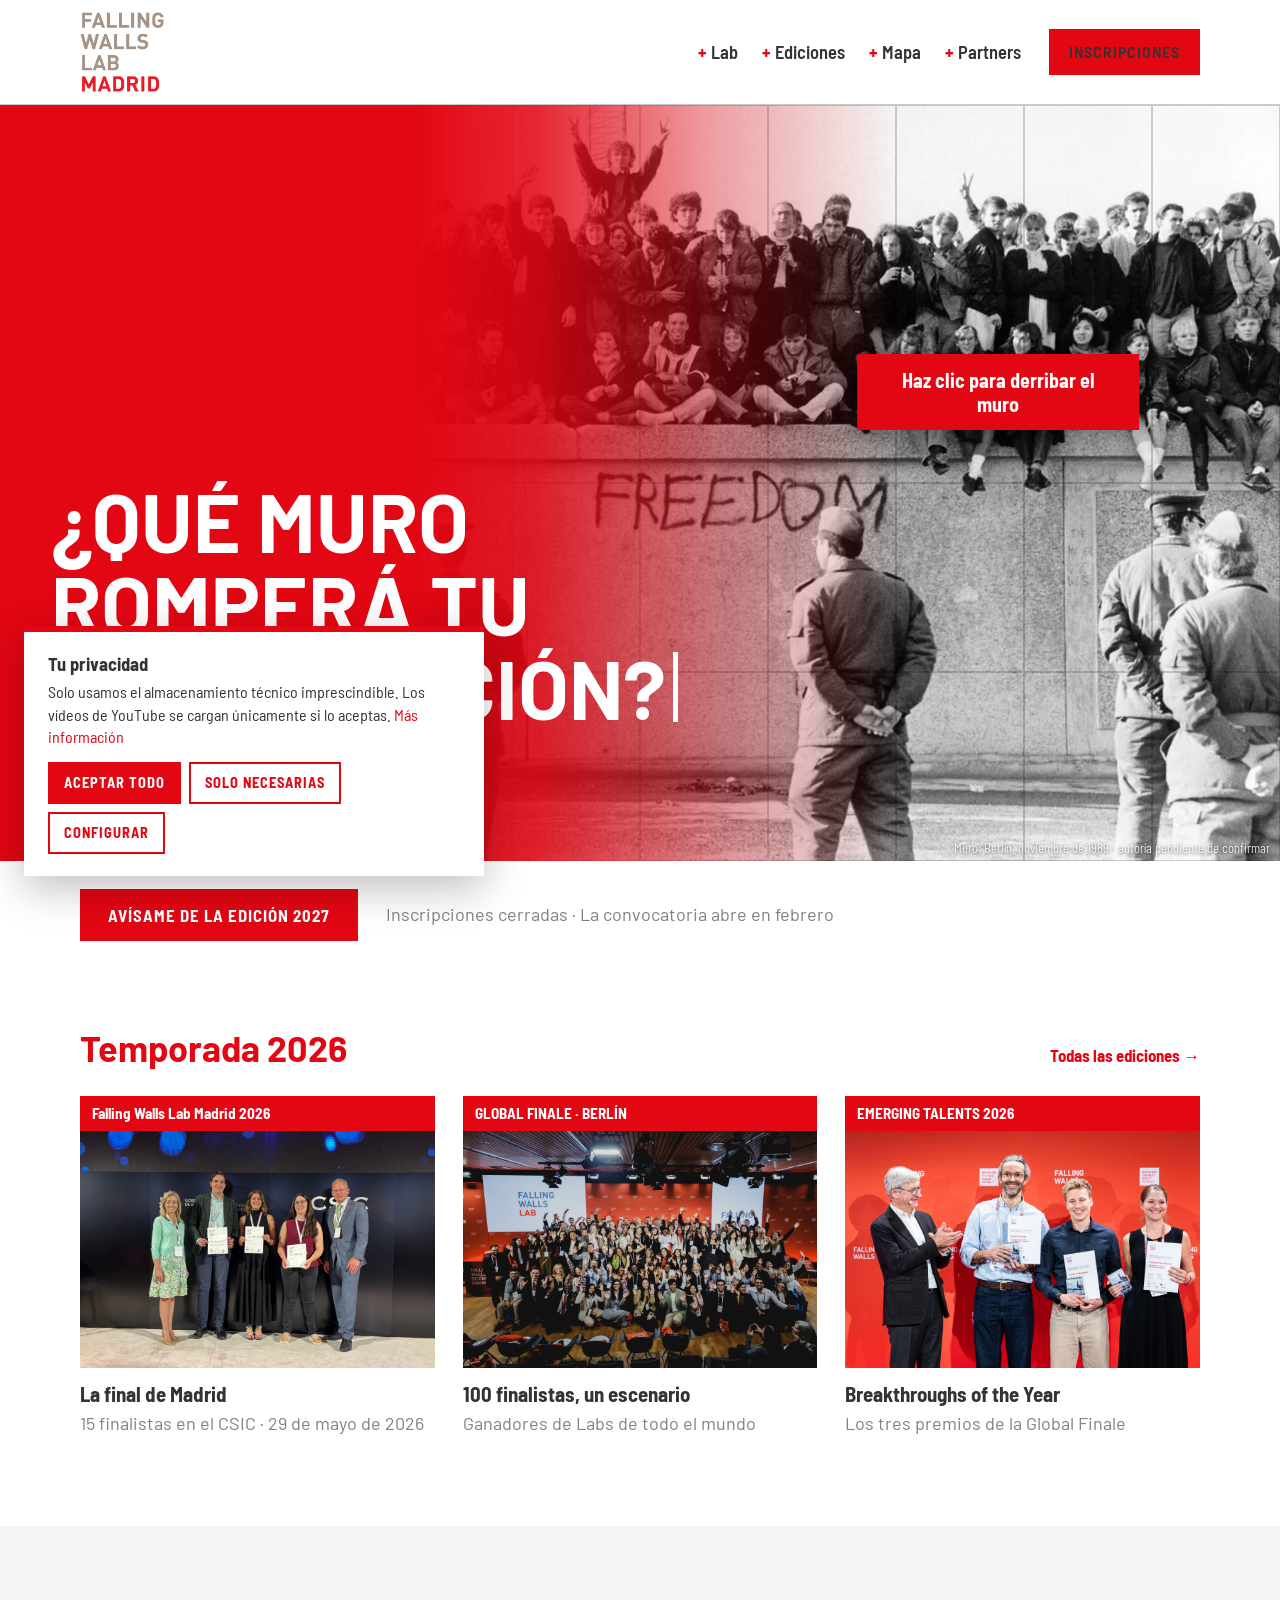
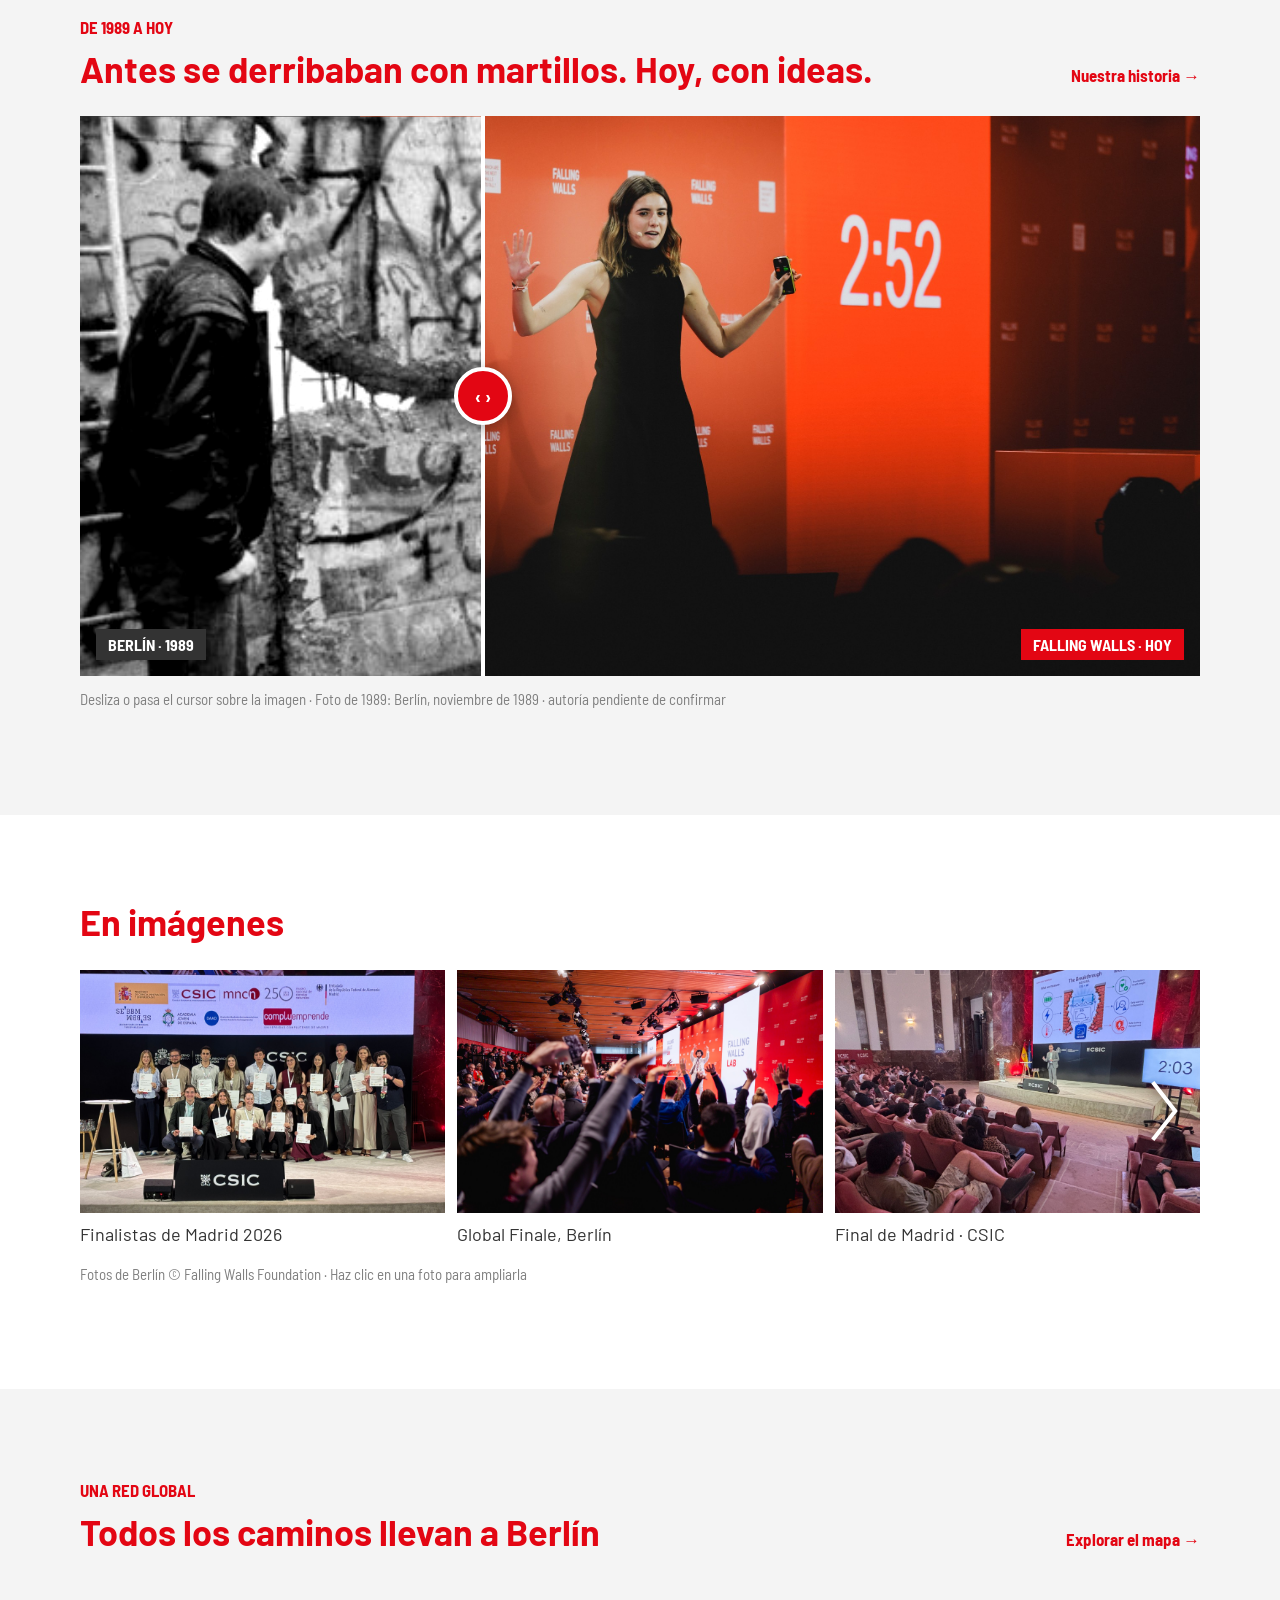
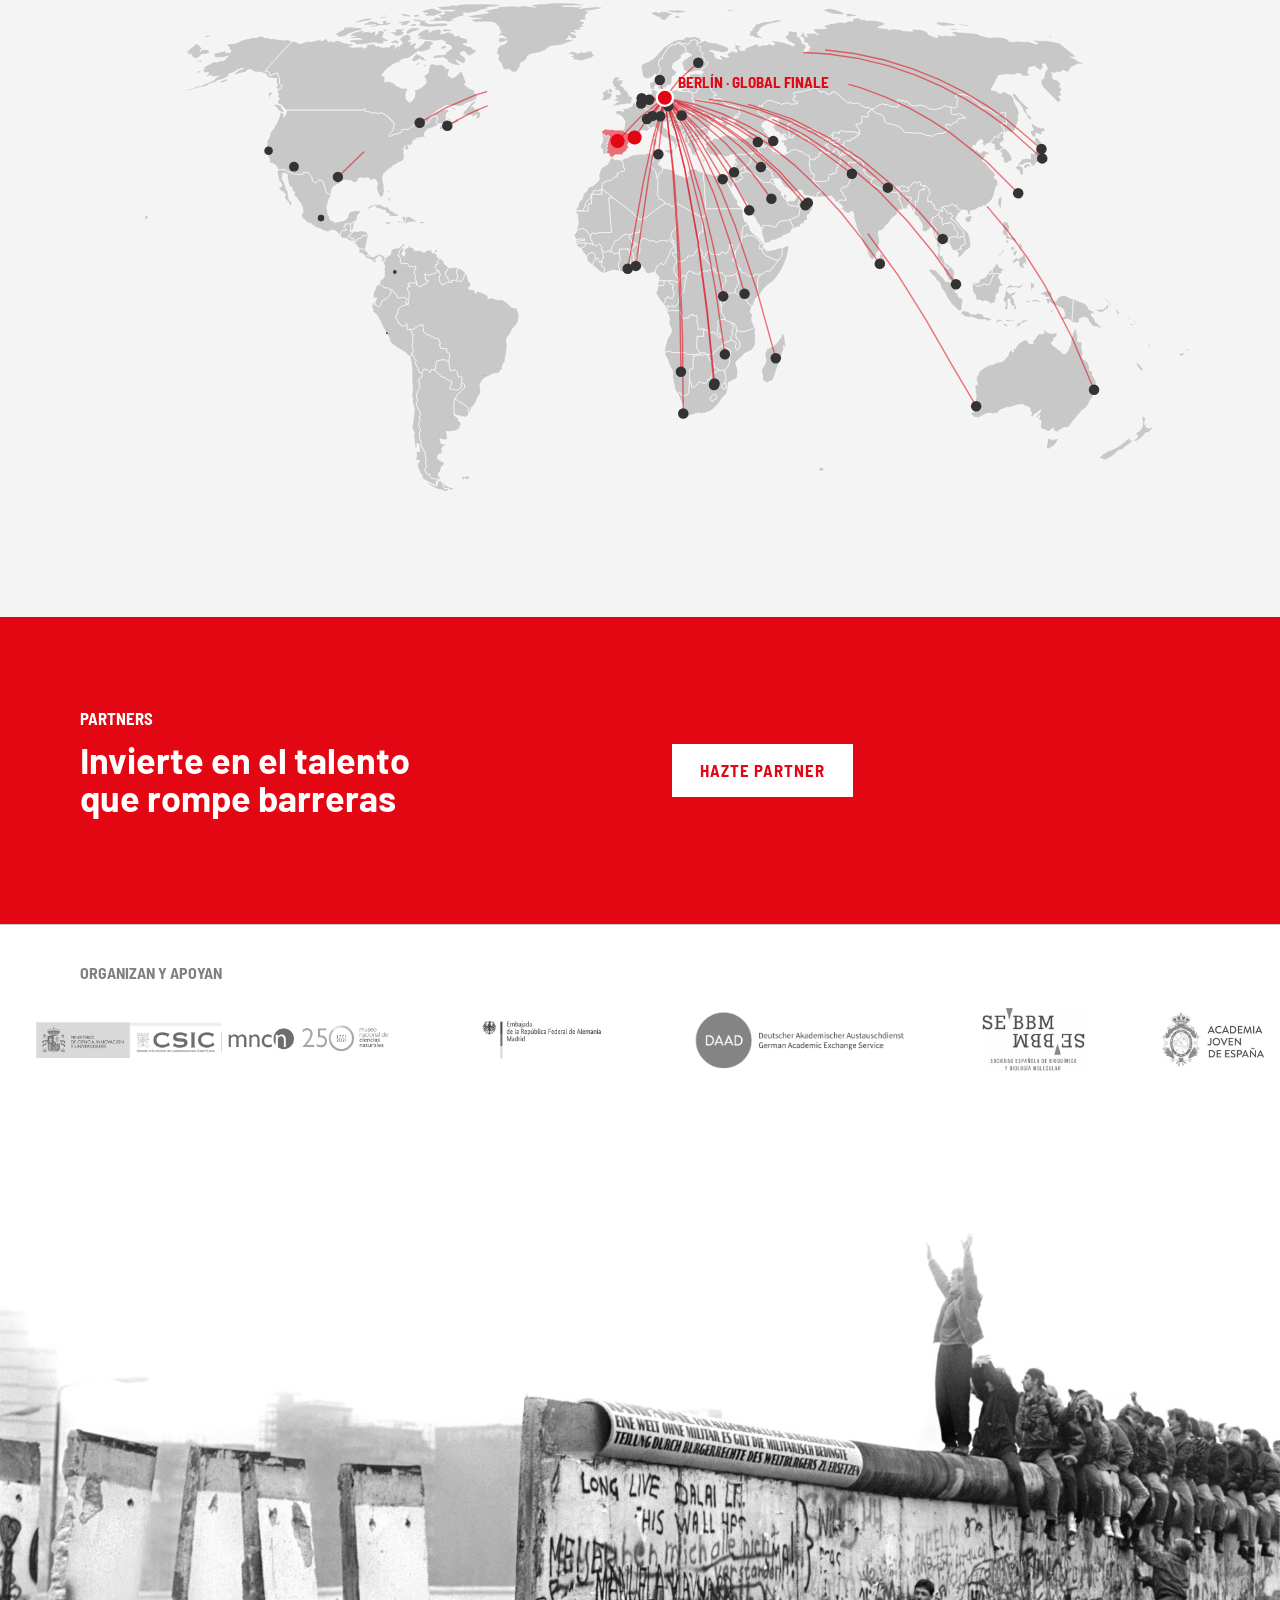
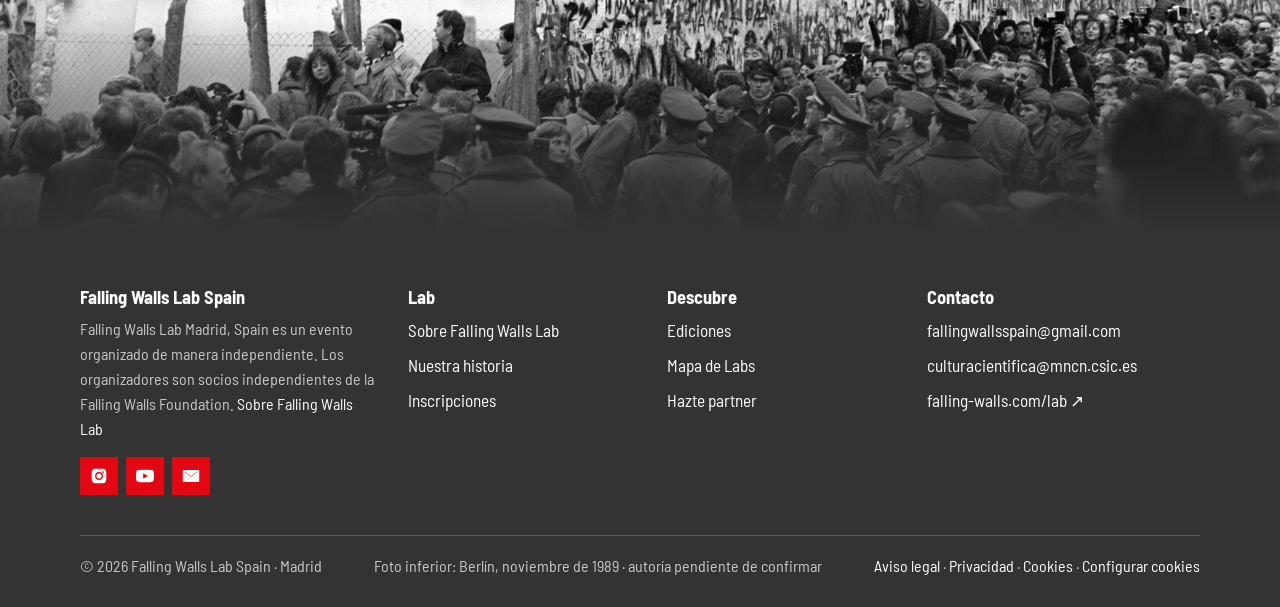
<file: index.html>
<!doctype html>
<html lang="es">
<head>
  <meta charset="utf-8">
  <meta name="viewport" content="width=device-width, initial-scale=1">
  <title>Falling Walls Lab Spain · Madrid</title>
  <meta name="description" content="¿Qué muro romperá tu investigación? Presenta tu idea en 3 minutos en Falling Walls Lab Madrid y compite por una plaza en la Global Finale de Berlín.">
  <meta name="theme-color" content="#e30613">
  <link rel="icon" href="assets/logos/fwlab-primary.svg" type="image/svg+xml">
  <link rel="stylesheet" href="css/fonts.css">
  <link rel="stylesheet" href="css/styles.css">
</head>
<body>
  <div id="site-header"></div>
  <main id="main">

    <section class="brickwall brickwall--hero" data-brickwall="click" data-wall-img="assets/fotos/muro-1989-freedom.webp" data-wall-ratio="1.7778">
      <img class="brickwall__behind" src="assets/fotos/berlin-pitch-2.jpg" alt="Un investigador presenta su idea en el escenario del Falling Walls Science Summit, junto al cubo «Which are the next walls to fall?»" width="2000" height="1333">
      <div class="brickwall__grid" aria-hidden="true"></div>
      <div class="hero-panel">
        <h1 class="hero__title">¿Qué muro romperá tu <span class="nowrap">investigación?<span class="cursor" aria-hidden="true"></span></span></h1>
        <p>Gracias a todas las personas que hicisteis posible Falling Walls Lab Madrid 2026. Nos vemos en 2027.</p>
      </div>
      <button class="brickwall__hint" type="button">Haz clic para derribar el muro</button>
      <button class="brickwall__redo" type="button">↺ Levantar el muro otra vez</button>
      <div class="brickwall__msg"><h2>¿Qué muros caerán a partir de ahora?</h2><p>De Berlín 1989 al escenario de Falling Walls: cada idea derriba uno.</p></div>
      <small class="brickwall__credit">Muro: Berlín, noviembre de 1989 · autoría pendiente de confirmar</small>
    </section>
    <div class="cta-strip">
      <div class="wrap">
        <a class="btn" href="inscripciones.html">Avísame de la edición 2027</a>
        <p>Inscripciones cerradas · La convocatoria abre en febrero</p>
      </div>
    </div>

    <section class="section">
      <div class="wrap">
        <div class="head-row"><h2>Temporada 2026</h2><a class="more" href="ediciones.html">Todas las ediciones</a></div>
        <div class="grid grid--3">
          <a class="card reveal" href="ediciones.html#t2026">
            <span class="card__label">Falling Walls Lab Madrid 2026</span>
            <div class="card__img"><img src="assets/fotos/2026-premiados.jpg" alt="Premiados de la final de Madrid 2026" width="2000" height="1500" loading="lazy"></div>
            <div class="card__body"><h3>La final de Madrid</h3><p>15 finalistas en el CSIC · 29 de mayo de 2026</p></div>
          </a>
          <a class="card reveal" href="https://falling-walls.com/lab" target="_blank" rel="noopener">
            <span class="card__label">Global Finale · Berlín</span>
            <div class="card__img"><img src="assets/fotos/berlin-finalistas-lab-2026.jpg" alt="Finalistas de Falling Walls Lab 2026 en Berlín" width="2000" height="1333" loading="lazy"></div>
            <div class="card__body"><h3>100 finalistas, un escenario</h3><p>Ganadores de Labs de todo el mundo</p></div>
          </a>
          <a class="card reveal" href="https://falling-walls.com/lab" target="_blank" rel="noopener">
            <span class="card__label">Emerging Talents 2026</span>
            <div class="card__img"><img src="assets/fotos/berlin-emerging-talents-2026.jpg" alt="Premiados Emerging Talents 2026 en Berlín" width="2000" height="1333" loading="lazy"></div>
            <div class="card__body"><h3>Breakthroughs of the Year</h3><p>Los tres premios de la Global Finale</p></div>
          </a>
        </div>
      </div>
    </section>

    <section class="section section--grey">
      <div class="wrap">
        <div class="head-row">
          <div><span class="kicker">De 1989 a hoy</span><h2>Antes se derribaban con martillos. Hoy, con ideas.</h2></div>
          <a class="more" href="el-lab.html#historia">Nuestra historia</a>
        </div>
        <div class="compare reveal" data-compare>
          <img class="compare__right" src="assets/fotos/berlin-antia-252.jpg" alt="Una investigadora presenta su idea en el escenario del Falling Walls Science Summit con el cronómetro en 2:52" width="2000" height="1333">
          <img class="compare__before compare__bw" src="assets/fotos/muro-1989.jpg" alt="Un hombre golpea el muro de Berlín con un mazo en noviembre de 1989" width="600" height="350">
          <span class="compare__line" aria-hidden="true"></span>
          <span class="compare__tag compare__tag--l">Berlín · 1989</span>
          <span class="compare__tag compare__tag--r">Falling Walls · hoy</span>
          <input type="range" min="25" max="100" value="36" step="0.5" aria-label="Desliza para comparar 1989 y hoy">
          <span class="compare__knob" aria-hidden="true">‹ ›</span>
        </div>
        <p class="small" style="margin-top:12px">Desliza o pasa el cursor sobre la imagen · Foto de 1989: Berlín, noviembre de 1989 · autoría pendiente de confirmar</p>
      </div>
    </section>

    <section class="section">
      <div class="wrap carousel" data-carousel>
        <div class="head-row"><h2>En imágenes</h2><div class="carousel__nav"><button type="button" data-dir="-1" aria-label="Anterior">←</button><button type="button" data-dir="1" aria-label="Siguiente">→</button></div></div>
        <div class="carousel__track">
          <figure><img src="assets/fotos/2026-finalistas-escenario.jpg" alt="Finalistas de Madrid 2026 en el escenario del CSIC" width="2000" height="1500" loading="lazy"><figcaption>Finalistas de Madrid 2026</figcaption></figure>
          <figure><img src="assets/fotos/berlin-publico-manos.jpg" alt="El público de la Global Finale en Berlín" width="2000" height="1333" loading="lazy"><figcaption>Global Finale, Berlín</figcaption></figure>
          <figure><img src="assets/fotos/mad26-zachary-203.jpg" alt="Pitch en el salón de actos del CSIC con la diapositiva del muro roto" width="2000" height="1500" loading="lazy"><figcaption>Final de Madrid · CSIC</figcaption></figure>
          <figure><img src="assets/fotos/mad26-celebracion.jpg" alt="Finalistas de Madrid 2026 celebrando" width="1125" height="1500" loading="lazy"><figcaption>Finalistas de Madrid 2026</figcaption></figure>
          <figure><img src="assets/fotos/mad26-maria-117.jpg" alt="Pitch ante la sala llena del CSIC" width="2000" height="1500" loading="lazy"><figcaption>Final de Madrid · CSIC</figcaption></figure>
          <figure><img src="assets/fotos/fw25-062.jpg" alt="Escenario de la Global Finale con el lema Which are the next walls to fall?" width="2000" height="1333" loading="lazy"><figcaption>Global Finale 2025, Berlín</figcaption></figure>
          <figure><img src="assets/fotos/berlin-pitch-2.jpg" alt="Pitch en el escenario principal del Summit" width="2000" height="1333" loading="lazy"><figcaption>Escenario principal del Summit</figcaption></figure>
          <figure><img src="assets/fotos/mad26-joaquin.jpg" alt="Pitch sobre biomateriales en la final de Madrid" width="2000" height="1500" loading="lazy"><figcaption>Final de Madrid · CSIC</figcaption></figure>
          <figure><img src="assets/fotos/fw25-254.jpg" alt="Finalista junto al cubo Which are the next walls to fall?" width="2000" height="1333" loading="lazy"><figcaption>Global Finale 2025</figcaption></figure>
          <figure><img src="assets/fotos/berlin-free-science.jpg" alt="Programa del Summit: Free Science for Humanity" width="2000" height="1333" loading="lazy"><figcaption>Free Science for Humanity</figcaption></figure>
        </div>
        <p class="credit">Fotos de Berlín © Falling Walls Foundation · Haz clic en una foto para ampliarla</p>
      </div>
    </section>

    <section class="section section--grey">
      <div class="wrap">
        <div class="head-row">
          <div><span class="kicker">Una red global</span><h2>Todos los caminos llevan a Berlín</h2></div>
          <a class="more" href="mapa.html">Explorar el mapa</a>
        </div>
        <div class="map-wrap" data-labmap data-compact></div>
      </div>
    </section>

    <section class="section section--red">
      <div class="wrap split">
        <div>
          <span class="kicker">Partners</span>
          <h2>Invierte en el talento que rompe barreras</h2>
        </div>
        <div class="cta-row" style="margin:0"><a class="btn btn--white" href="partners.html">Hazte partner</a></div>
      </div>
    </section>
  </main>
  <div id="site-footer"></div>
  <script src="assets/vendor/d3.min.js"></script>
  <script src="assets/vendor/topojson-client.min.js"></script>
  <script src="js/data.js"></script>
  <script src="js/main.js"></script>
</body>
</html>
</file>
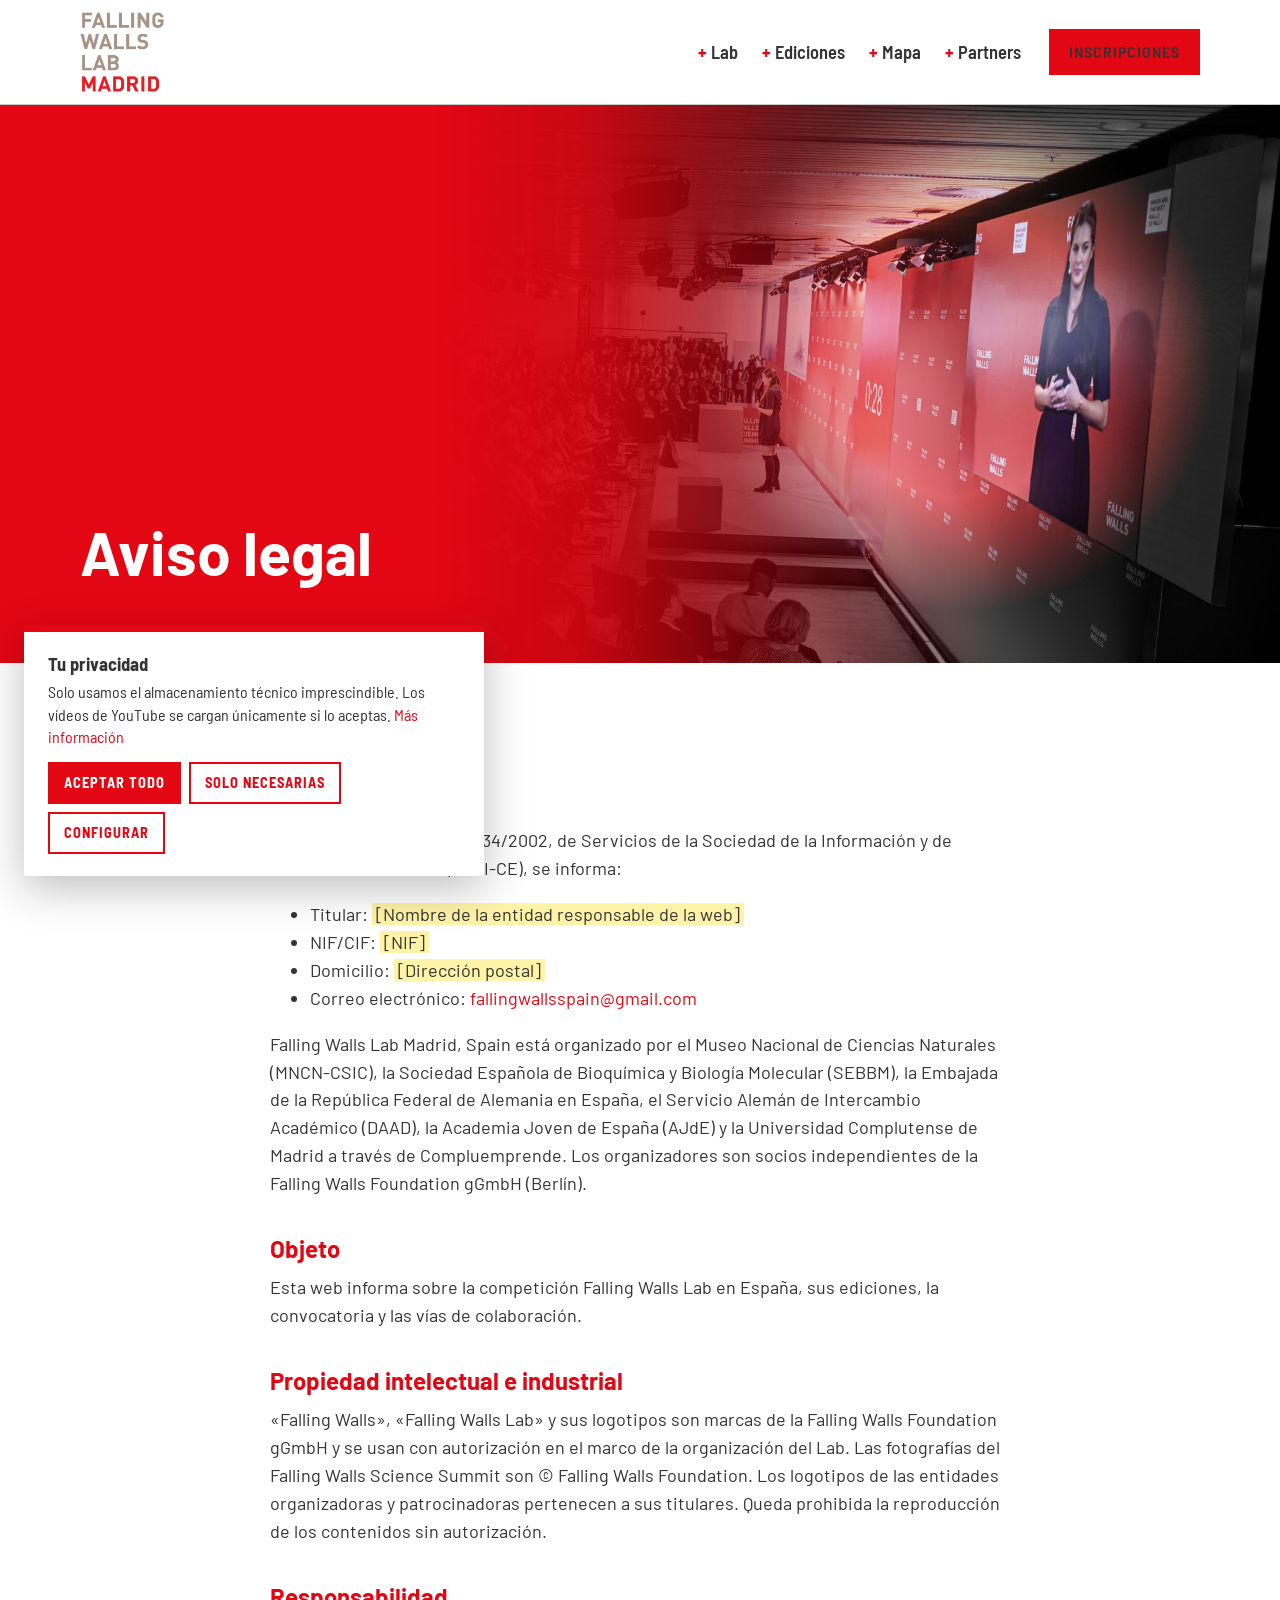
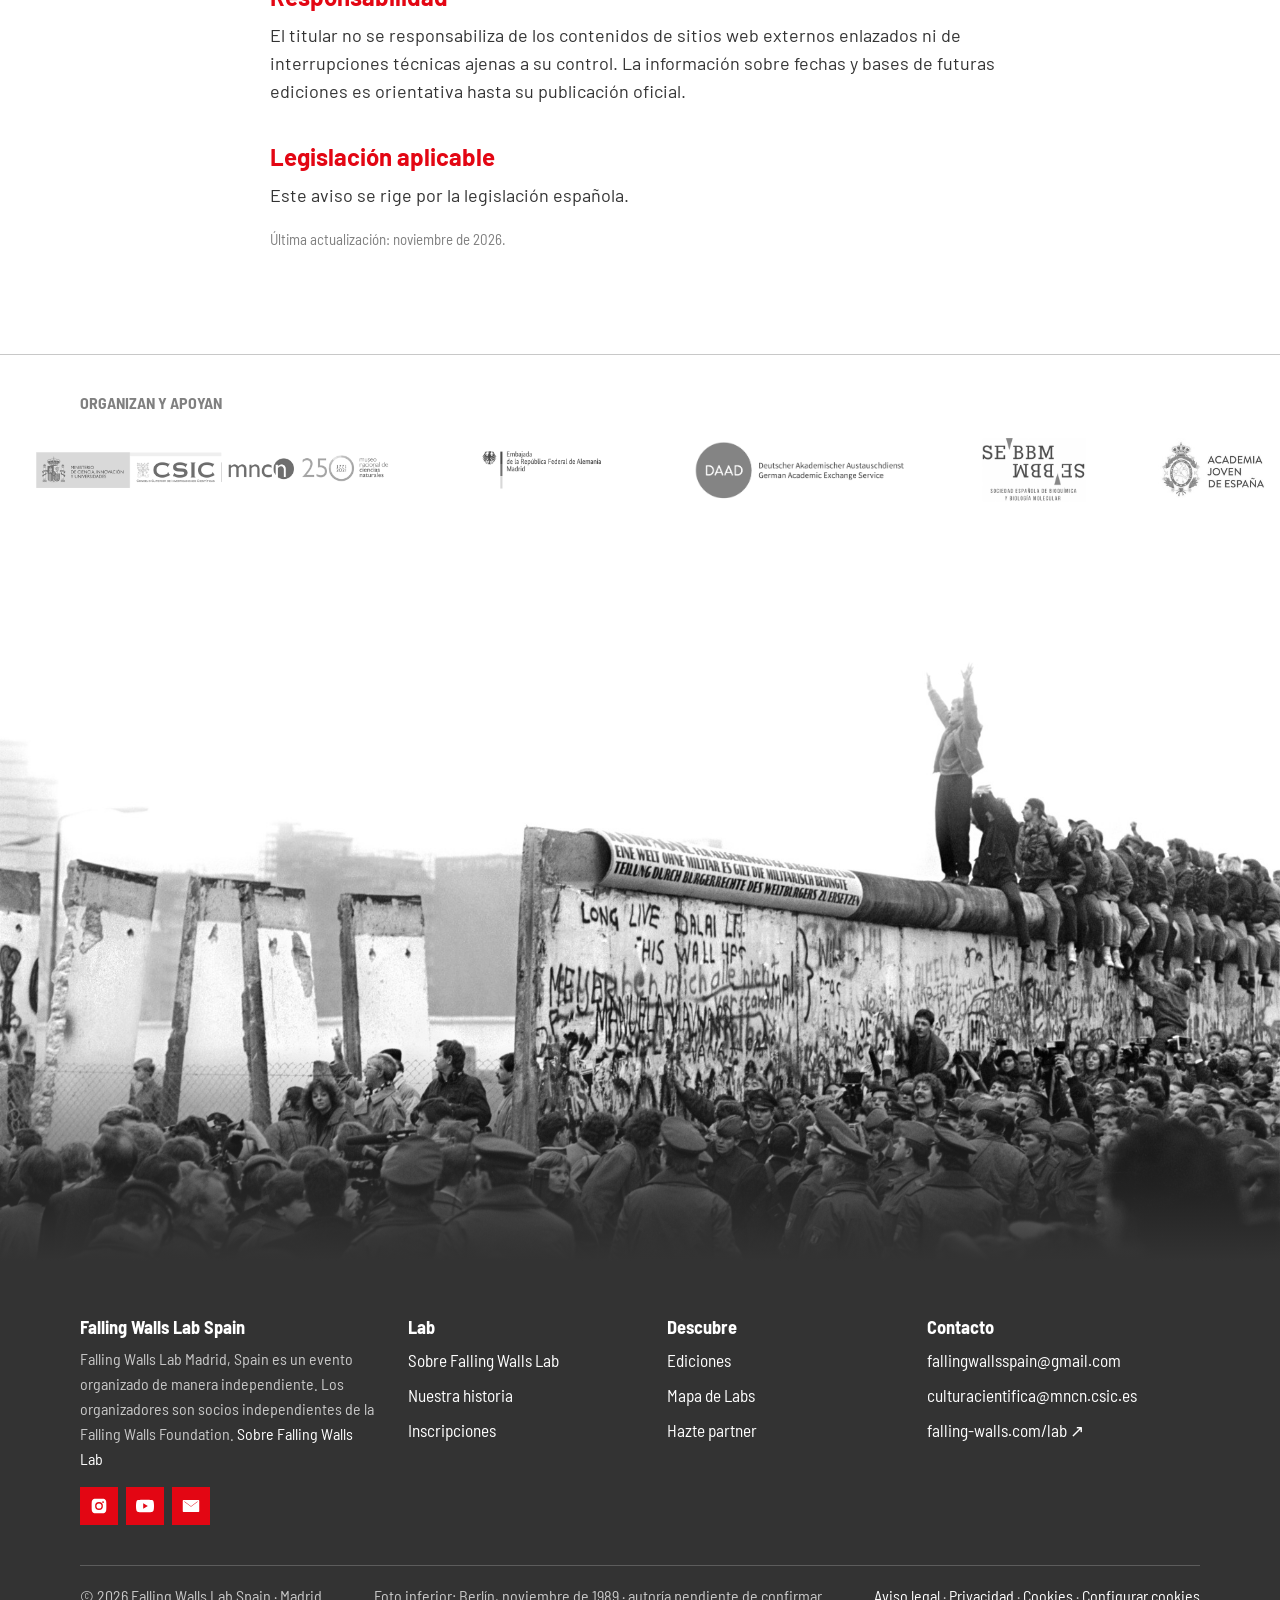
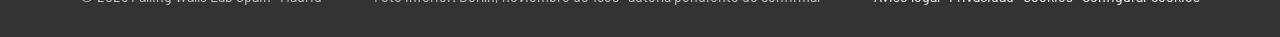
<file: aviso-legal.html>
<!doctype html>
<html lang="es">
<head>
  <meta charset="utf-8">
  <meta name="viewport" content="width=device-width, initial-scale=1">
  <title>Aviso legal · Falling Walls Lab Spain</title>
  <meta name="robots" content="noindex">
  <meta name="theme-color" content="#e30613">
  <link rel="icon" href="assets/logos/fwlab-primary.svg" type="image/svg+xml">
  <link rel="stylesheet" href="css/fonts.css">
  <link rel="stylesheet" href="css/styles.css">
</head>
<body>
  <div id="site-header"></div>
  <main id="main">
    <section class="page-head page-head--photo"><img class="page-head__bg" src="assets/fotos/fw25-175.jpg" alt="" aria-hidden="true"><div class="wrap"><h1>Aviso legal</h1></div></section>
    <section class="section">
      <div class="wrap legal">
        <h2>Titular del sitio web</h2>
        <p>En cumplimiento de la Ley 34/2002, de Servicios de la Sociedad de la Información y de Comercio Electrónico (LSSI-CE), se informa:</p>
        <ul>
          <li>Titular: <span class="fill">[Nombre de la entidad responsable de la web]</span></li>
          <li>NIF/CIF: <span class="fill">[NIF]</span></li>
          <li>Domicilio: <span class="fill">[Dirección postal]</span></li>
          <li>Correo electrónico: <a href="mailto:fallingwallsspain@gmail.com">fallingwallsspain@gmail.com</a></li>
        </ul>
        <p>Falling Walls Lab Madrid, Spain está organizado por el Museo Nacional de Ciencias Naturales (MNCN-CSIC), la Sociedad Española de Bioquímica y Biología Molecular (SEBBM), la Embajada de la República Federal de Alemania en España, el Servicio Alemán de Intercambio Académico (DAAD), la Academia Joven de España (AJdE) y la Universidad Complutense de Madrid a través de Compluemprende. Los organizadores son socios independientes de la Falling Walls Foundation gGmbH (Berlín).</p>

        <h2>Objeto</h2>
        <p>Esta web informa sobre la competición Falling Walls Lab en España, sus ediciones, la convocatoria y las vías de colaboración.</p>

        <h2>Propiedad intelectual e industrial</h2>
        <p>«Falling Walls», «Falling Walls Lab» y sus logotipos son marcas de la Falling Walls Foundation gGmbH y se usan con autorización en el marco de la organización del Lab. Las fotografías del Falling Walls Science Summit son © Falling Walls Foundation. Los logotipos de las entidades organizadoras y patrocinadoras pertenecen a sus titulares. Queda prohibida la reproducción de los contenidos sin autorización.</p>

        <h2>Responsabilidad</h2>
        <p>El titular no se responsabiliza de los contenidos de sitios web externos enlazados ni de interrupciones técnicas ajenas a su control. La información sobre fechas y bases de futuras ediciones es orientativa hasta su publicación oficial.</p>

        <h2>Legislación aplicable</h2>
        <p>Este aviso se rige por la legislación española.</p>
        <p class="small">Última actualización: noviembre de 2026.</p>
      </div>
    </section>
  </main>
  <div id="site-footer"></div>
  <script src="js/main.js"></script>
</body>
</html>
</file>
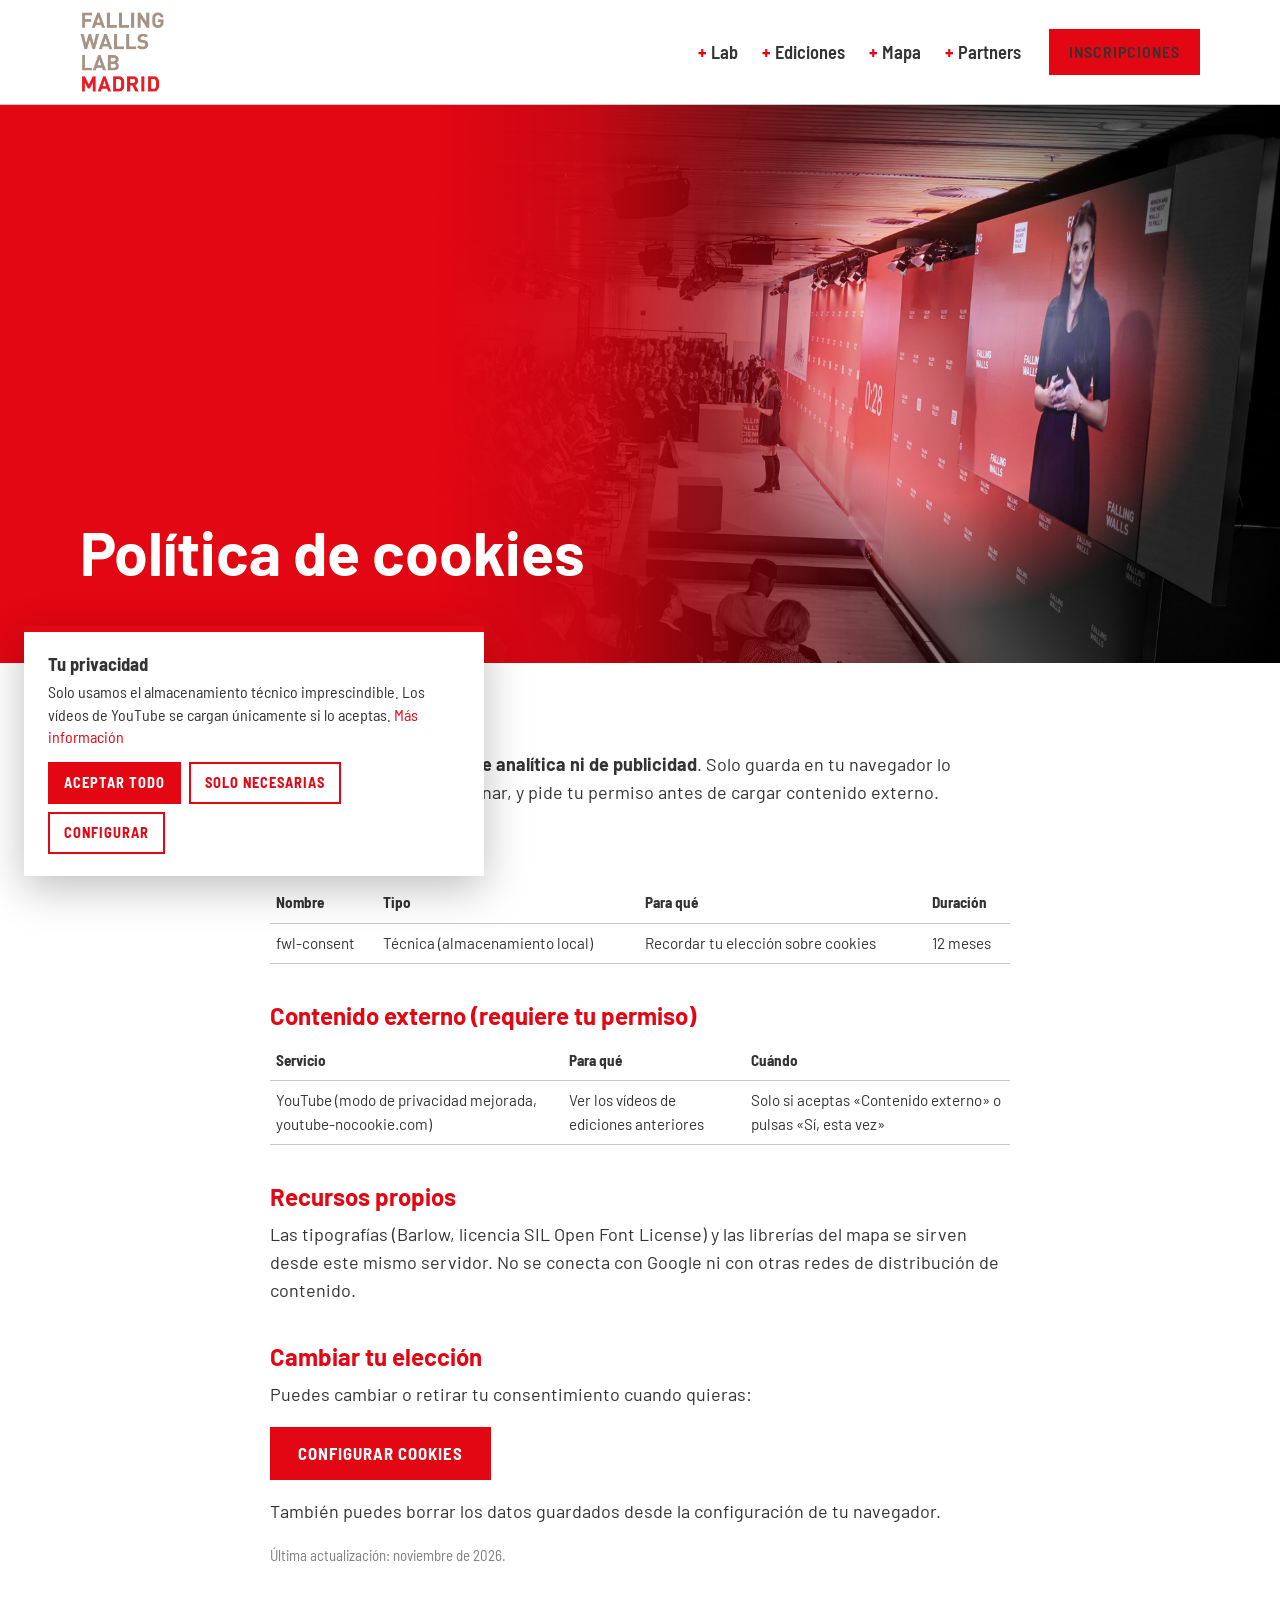
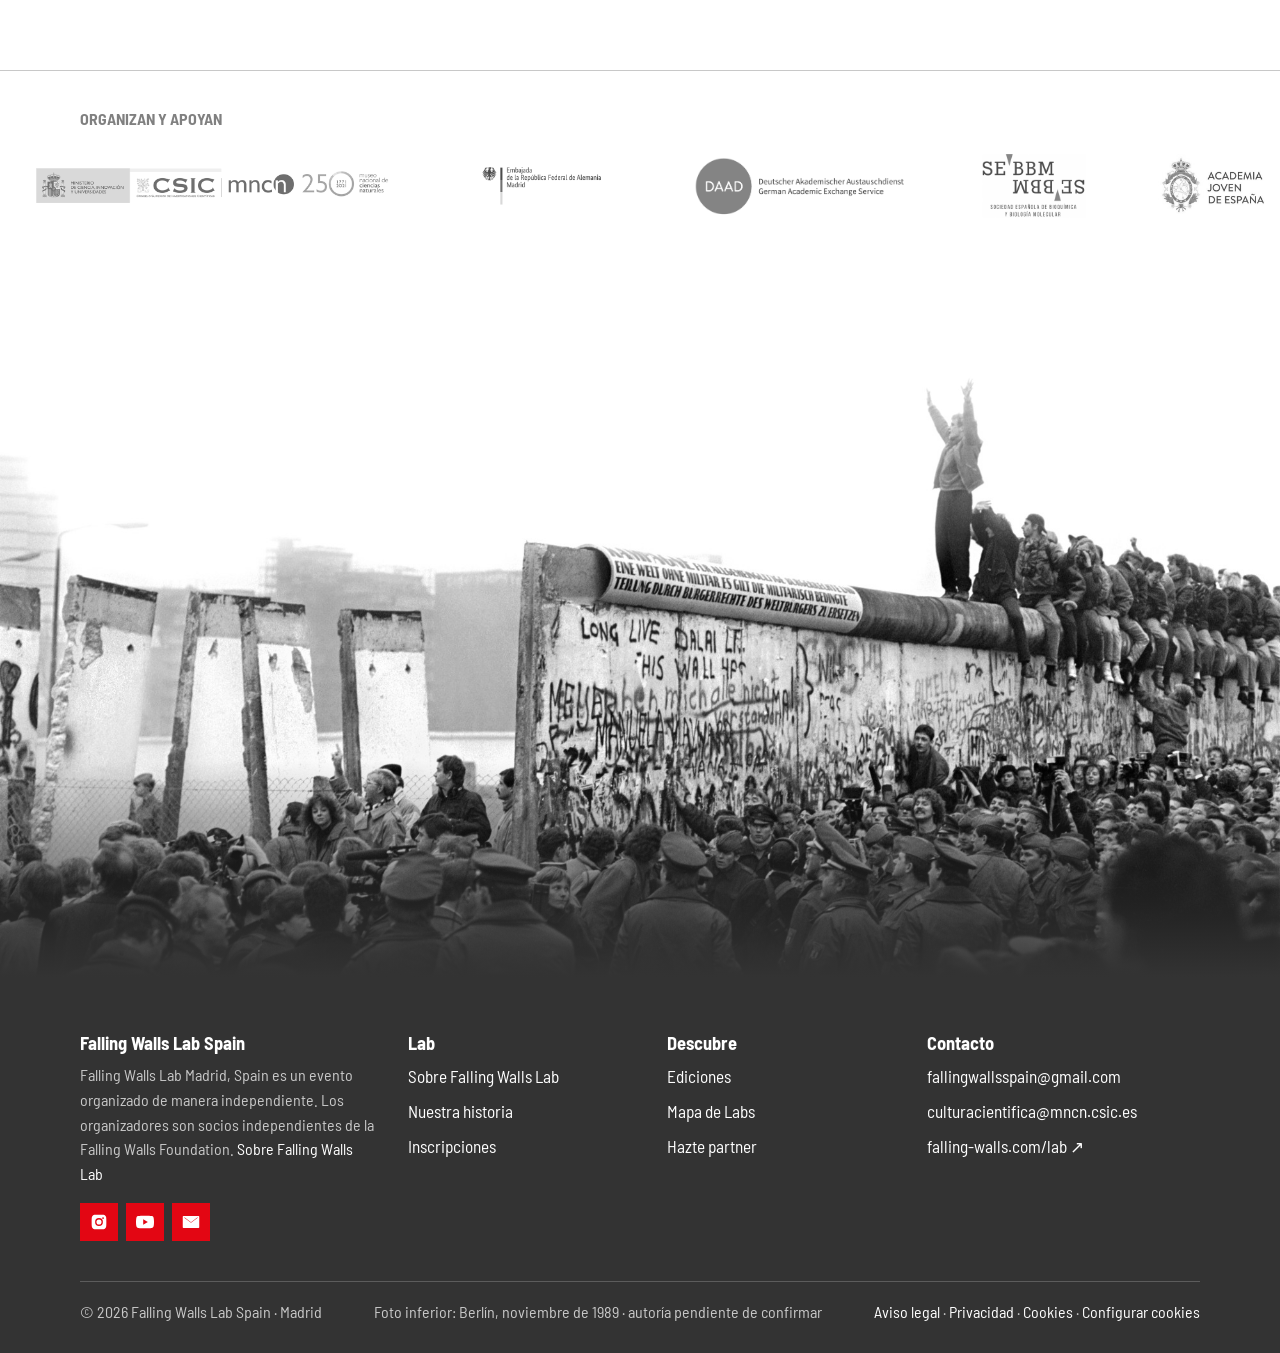
<file: cookies.html>
<!doctype html>
<html lang="es">
<head>
  <meta charset="utf-8">
  <meta name="viewport" content="width=device-width, initial-scale=1">
  <title>Política de cookies · Falling Walls Lab Spain</title>
  <meta name="robots" content="noindex">
  <meta name="theme-color" content="#e30613">
  <link rel="icon" href="assets/logos/fwlab-primary.svg" type="image/svg+xml">
  <link rel="stylesheet" href="css/fonts.css">
  <link rel="stylesheet" href="css/styles.css">
</head>
<body>
  <div id="site-header"></div>
  <main id="main">
    <section class="page-head page-head--photo"><img class="page-head__bg" src="assets/fotos/fw25-175.jpg" alt="" aria-hidden="true"><div class="wrap"><h1>Política de cookies</h1></div></section>
    <section class="section">
      <div class="wrap legal">
        <p>Esta web <strong>no usa cookies de analítica ni de publicidad</strong>. Solo guarda en tu navegador lo imprescindible para funcionar, y pide tu permiso antes de cargar contenido externo.</p>

        <h2>Qué guardamos</h2>
        <table>
          <thead><tr><th>Nombre</th><th>Tipo</th><th>Para qué</th><th>Duración</th></tr></thead>
          <tbody>
            <tr><td>fwl-consent</td><td>Técnica (almacenamiento local)</td><td>Recordar tu elección sobre cookies</td><td>12 meses</td></tr>
          </tbody>
        </table>

        <h2>Contenido externo (requiere tu permiso)</h2>
        <table>
          <thead><tr><th>Servicio</th><th>Para qué</th><th>Cuándo</th></tr></thead>
          <tbody>
            <tr><td>YouTube (modo de privacidad mejorada, youtube-nocookie.com)</td><td>Ver los vídeos de ediciones anteriores</td><td>Solo si aceptas «Contenido externo» o pulsas «Sí, esta vez»</td></tr>
          </tbody>
        </table>

        <h2>Recursos propios</h2>
        <p>Las tipografías (Barlow, licencia SIL Open Font License) y las librerías del mapa se sirven desde este mismo servidor. No se conecta con Google ni con otras redes de distribución de contenido.</p>

        <h2>Cambiar tu elección</h2>
        <p>Puedes cambiar o retirar tu consentimiento cuando quieras:</p>
        <p><button class="btn" type="button" data-consent-open>Configurar cookies</button></p>
        <p>También puedes borrar los datos guardados desde la configuración de tu navegador.</p>
        <p class="small">Última actualización: noviembre de 2026.</p>
      </div>
    </section>
  </main>
  <div id="site-footer"></div>
  <script src="js/main.js"></script>
</body>
</html>
</file>
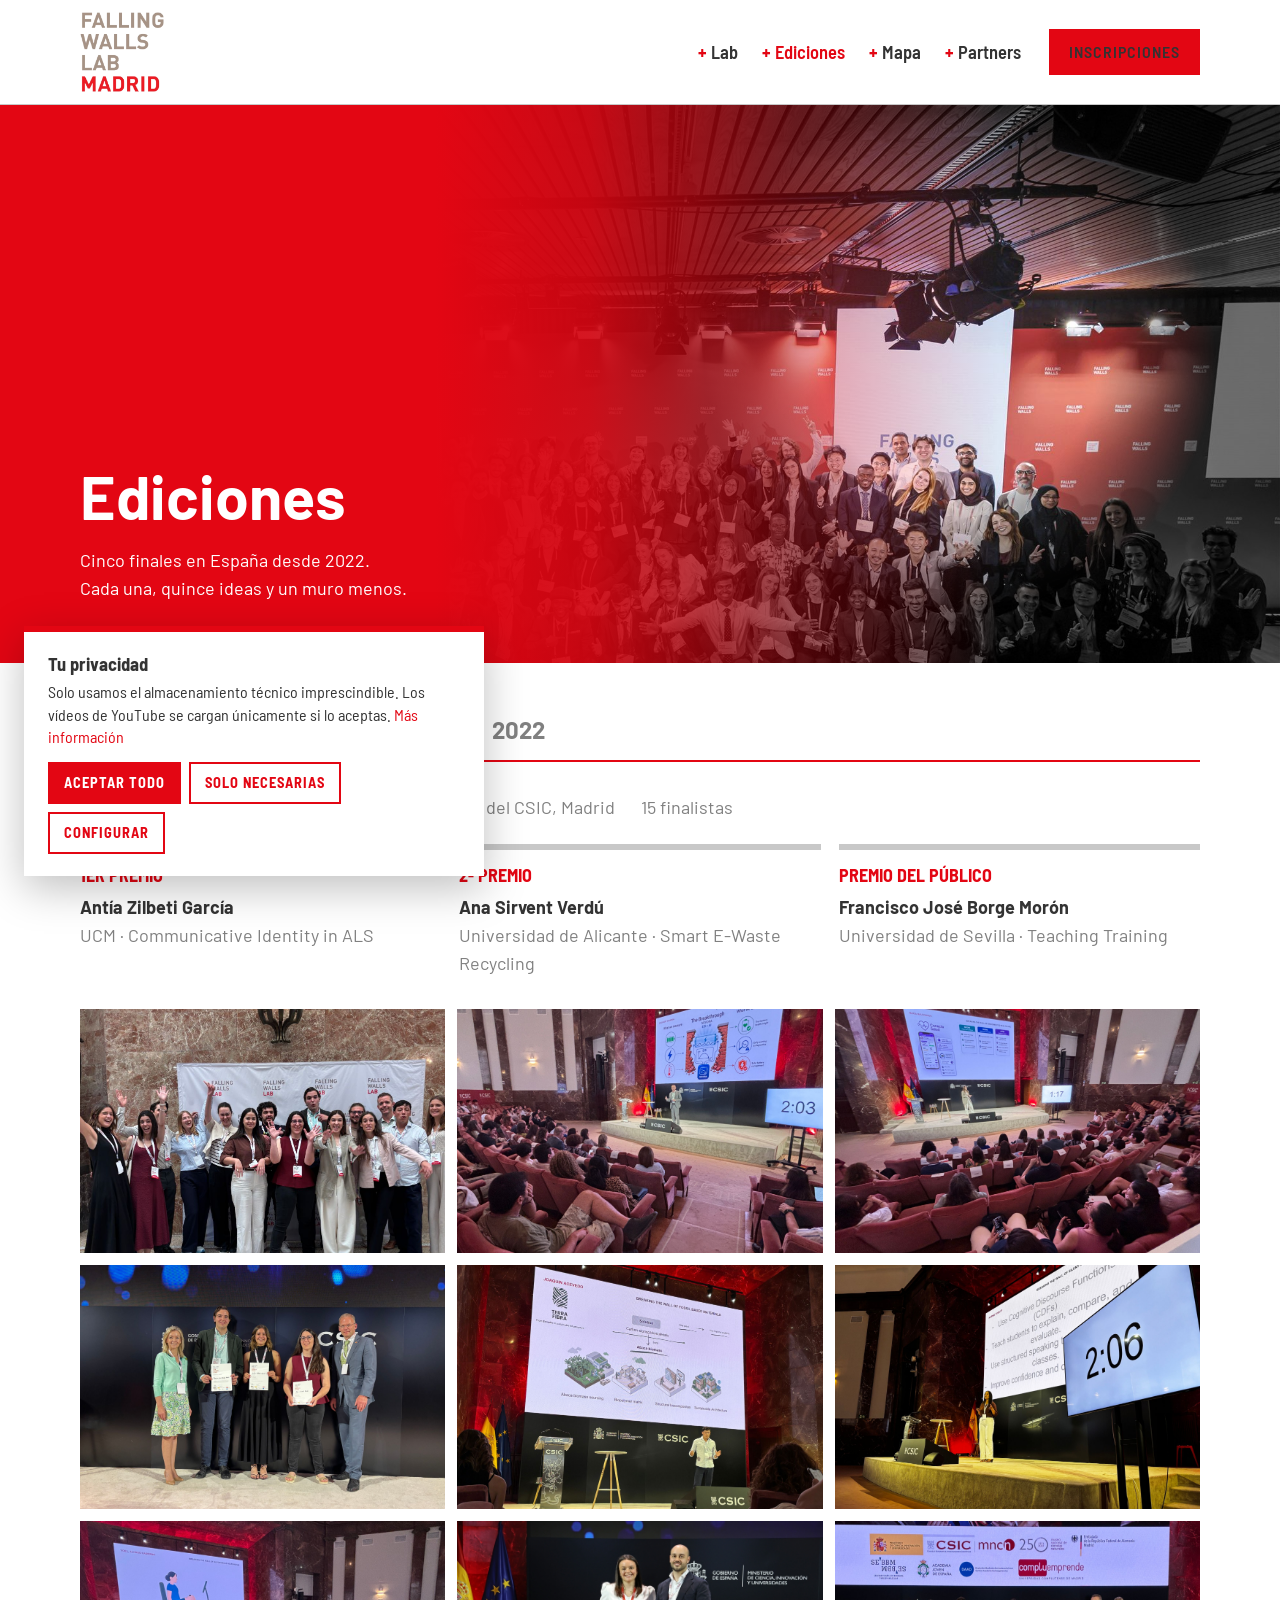
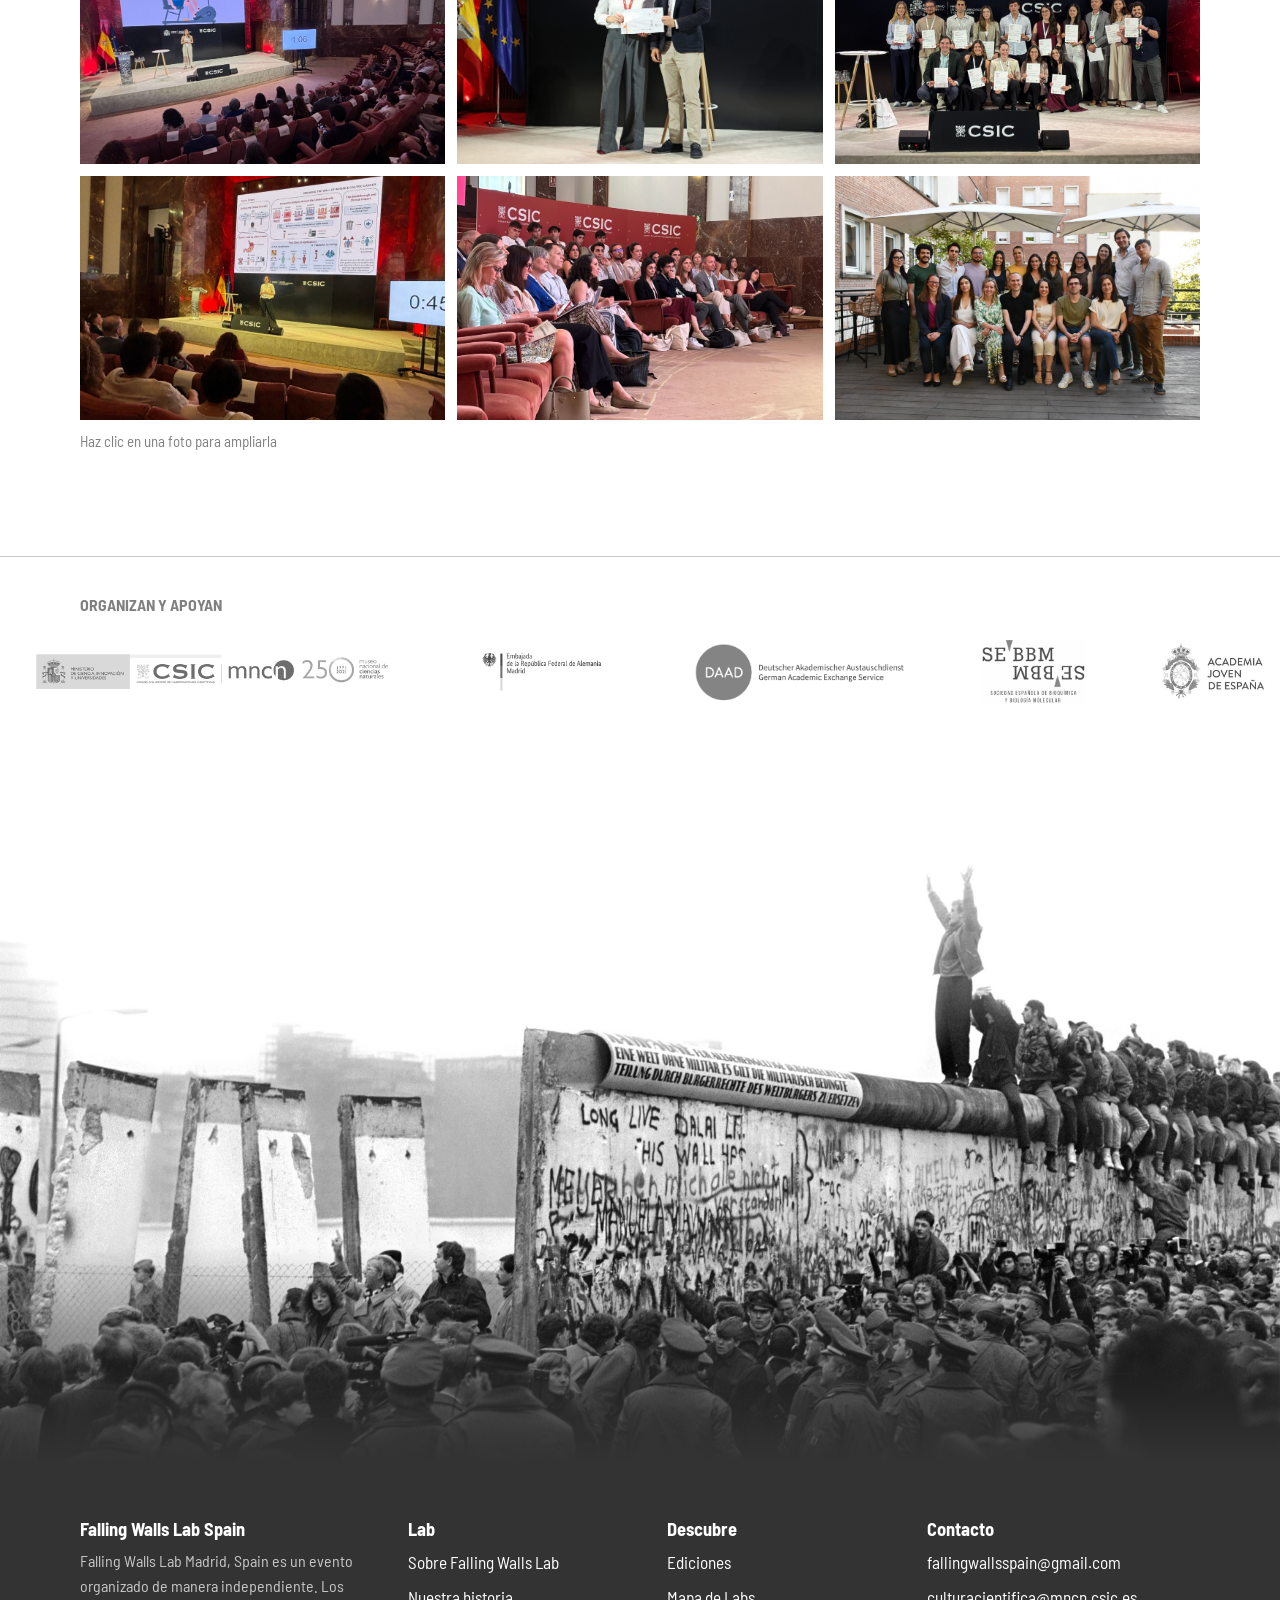
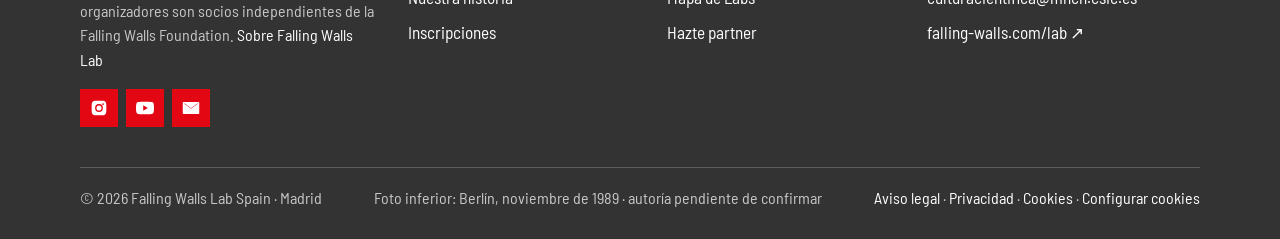
<file: ediciones.html>
<!doctype html>
<html lang="es">
<head>
  <meta charset="utf-8">
  <meta name="viewport" content="width=device-width, initial-scale=1">
  <title>Ediciones · Falling Walls Lab Spain</title>
  <meta name="description" content="Todas las ediciones de Falling Walls Lab en España, de 2022 a 2026.">
  <meta name="theme-color" content="#e30613">
  <link rel="icon" href="assets/logos/fwlab-primary.svg" type="image/svg+xml">
  <link rel="stylesheet" href="css/fonts.css">
  <link rel="stylesheet" href="css/styles.css">
</head>
<body>
  <div id="site-header"></div>
  <main id="main">
    <section class="page-head page-head--photo"><img class="page-head__bg" src="assets/fotos/fw25-256.jpg" alt="" aria-hidden="true" style="object-position:center 72%">
      <div class="wrap">
        <h1>Ediciones</h1>
        <p>Cinco finales en España desde 2022. Cada una, quince ideas y un muro menos.</p>
      </div>
    </section>

    <section class="section" style="padding-top:40px">
      <div class="wrap" data-tabs>
        <div class="tabs" role="tablist" aria-label="Ediciones">
          <button role="tab" id="t2026" aria-controls="p2026" aria-selected="true">2026</button>
          <button role="tab" id="t2025" aria-controls="p2025" aria-selected="false" tabindex="-1">2025</button>
          <button role="tab" id="t2024" aria-controls="p2024" aria-selected="false" tabindex="-1">2024</button>
          <button role="tab" id="t2023" aria-controls="p2023" aria-selected="false" tabindex="-1">2023</button>
          <button role="tab" id="t2022" aria-controls="p2022" aria-selected="false" tabindex="-1">2022</button>
        </div>

        <div class="tab-panel" id="p2026" role="tabpanel" aria-labelledby="t2026">
          <div class="facts"><span>5ª edición</span><span>29 de mayo de 2026</span><span>Salón de actos del CSIC, Madrid</span><span>15 finalistas</span></div>
          <ol class="podium">
            <li class="is-first"><span class="place">1er premio</span><strong>Antía Zilbeti García</strong><em>UCM · Communicative Identity in ALS</em></li>
            <li><span class="place">2º premio</span><strong>Ana Sirvent Verdú</strong><em>Universidad de Alicante · Smart E-Waste Recycling</em></li>
            <li><span class="place">Premio del público</span><strong>Francisco José Borge Morón</strong><em>Universidad de Sevilla · Teaching Training</em></li>
          </ol>
          <div class="masonry">
            <figure><img src="assets/fotos/mad26-celebracion.jpg" alt="Finalistas de Madrid 2026 celebrando ante el photocall de Falling Walls Lab" width="1125" height="1500" loading="lazy"></figure>
            <figure><img src="assets/fotos/mad26-zachary-203.jpg" alt="Zachary Warren presenta Breaking the Wall of Silent Batteries" width="2000" height="1500" loading="lazy"></figure>
            <figure><img src="assets/fotos/mad26-maria-117.jpg" alt="María Maldonado presenta su idea ante la sala llena" width="2000" height="1500" loading="lazy"></figure>
            <figure><img src="assets/fotos/2026-premiados.jpg" alt="Premiados 2026 con representantes de la organización" width="2000" height="1500" loading="lazy"></figure>
            <figure><img src="assets/fotos/mad26-joaquin.jpg" alt="Joaquín Acevedo presenta Breaking the Wall of Fossil Based Materials" width="2000" height="1500" loading="lazy"></figure>
            <figure><img src="assets/fotos/mad26-hasnae-206.jpg" alt="Hasnae Khelifi durante su pitch" width="2000" height="1500" loading="lazy"></figure>
            <figure><img src="assets/fotos/mad26-yoel-106.jpg" alt="Yoel Alonso Cadierno presenta Breaking the Wall of Autonomous Neurorehab" width="2000" height="1500" loading="lazy"></figure>
            <figure><img src="assets/fotos/mad26-premio-diploma.jpg" alt="Entrega de diploma en la final de Madrid" width="850" height="567" loading="lazy"></figure>
            <figure><img src="assets/fotos/2026-finalistas-escenario.jpg" alt="Finalistas de 2026 con sus diplomas en el escenario del CSIC" width="2000" height="1500" loading="lazy"></figure>
            <figure><img src="assets/fotos/mad26-nayra-045.jpg" alt="Nayra Felipez presenta Breaking the Wall of Invisible Gastric Cancer" width="2000" height="1500" loading="lazy"></figure>
            <figure><img src="assets/fotos/mad26-finalistas-sala.jpg" alt="Finalistas en el auditorio antes de su pitch" width="2000" height="1500" loading="lazy"></figure>
            <figure><img src="assets/fotos/2026-preevento.jpg" alt="Pre-evento de formación en Compluemprende" width="2000" height="1333" loading="lazy"></figure>
          </div>          <p class="credit">Haz clic en una foto para ampliarla</p>
        </div>

        <div class="tab-panel" id="p2025" role="tabpanel" aria-labelledby="t2025" hidden>
          <div class="facts"><span>4ª edición</span><span>30 de mayo de 2025</span><span>Salón de actos del CSIC, Madrid</span></div>
          <ol class="podium">
            <li class="is-first"><span class="place">Ganadora · 2º puesto mundial en Berlín</span><strong>Elena Barba Sarasua</strong><em>UCM · CNIO · Solid Tumor Shields</em></li>
            <li class="is-first"><span class="place">Ganadora</span><strong>Rocío Vázquez Martínez</strong><em>Universidad de Zaragoza · Cancer Treatment</em></li>
          </ol>
          <div class="masonry" style="margin-bottom:24px">
            <figure><img src="assets/fotos/fw25-266.jpg" alt="Pitch en la Global Finale 2025" width="2000" height="1333" loading="lazy"></figure>
            <figure><img src="assets/fotos/fw25-256.jpg" alt="Finalistas de Falling Walls Lab 2025 en Berlín" width="2000" height="1068" loading="lazy"></figure>
            <figure><img src="assets/fotos/fw25-060.jpg" alt="Escenario de la Global Finale 2025" width="2000" height="1333" loading="lazy"></figure>
          </div>
          <div class="video" data-youtube="_9hiX_sAAQw"><button type="button" aria-label="Vídeo Falling Walls Lab Spain 2025" style="background-image:url('assets/fotos/fw25-175.jpg')"><span><b>▶</b><span><strong>Resumen 2025</strong><small>Vídeo de YouTube</small></span></span></button></div>
        </div>

        <div class="tab-panel" id="p2024" role="tabpanel" aria-labelledby="t2024" hidden>
          <div class="facts"><span>3ª edición</span><span>31 de mayo de 2024</span><span>Salón de actos del CSIC, Madrid</span></div>
          <ol class="podium">
            <li><span class="place">Finalista</span><strong>Lucía Doyle</strong><em>IMDEA Materials</em></li>
            <li><span class="place">Finalista</span><strong>Francis Luciano</strong></li>
            <li><span class="place">Finalista</span><strong>Ana Santana</strong><em>CENIM-CSIC</em></li>
          </ol>
          <div class="video" data-youtube="kfy4axynQlw"><button type="button" aria-label="Vídeo Falling Walls Lab Spain 2024" style="background-image:url('assets/fotos/fw25-089.jpg')"><span><b>▶</b><span><strong>Resumen 2024</strong><small>Vídeo de YouTube</small></span></span></button></div>
        </div>

        <div class="tab-panel" id="p2023" role="tabpanel" aria-labelledby="t2023" hidden>
          <div class="facts"><span>2ª edición</span><span>26 de mayo de 2023</span><span>Salón de actos del CSIC, Madrid</span></div>
          <ol class="podium">
            <li class="is-first"><span class="place">Ganador</span><strong>Diego Calzada Fraile</strong><em>CNIC · Comunicación celular y vacunación</em></li>
            <li><span class="place">2º premio</span><strong>Ana León Rodríguez</strong></li>
          </ol>
          <div class="video" data-youtube="7cTZSaZjJno"><button type="button" aria-label="Vídeo Falling Walls Lab Madrid 2023" style="background-image:url('assets/fotos/fw25-199.jpg')"><span><b>▶</b><span><strong>Resumen 2023</strong><small>Vídeo de YouTube</small></span></span></button></div>
        </div>

        <div class="tab-panel" id="p2022" role="tabpanel" aria-labelledby="t2022" hidden>
          <div class="facts"><span>1ª edición</span><span>15 de junio de 2022</span><span>Museo Nacional de Ciencias Naturales, Madrid</span></div>
          <ol class="podium">
            <li class="is-first"><span class="place">Ganador</span><strong>Borja Martínez Téllez</strong><em>Universidad de Almería · Exercise Mimetics</em></li>
            <li><span class="place">2º premio y premio del público</span><strong>Cristina Cadenas Sánchez</strong><em>Universidad de Granada</em></li>
            <li><span class="place">3er premio</span><strong>Sandra Franco Caspueñas</strong></li>
          </ol>
          <div class="video" data-youtube="3cC_O84ipcU"><button type="button" aria-label="Vídeo Falling Walls Lab Spain 2022" style="background-image:url('assets/fotos/fw25-062.jpg')"><span><b>▶</b><span><strong>Resumen 2022</strong><small>Vídeo de YouTube</small></span></span></button></div>
        </div>
      </div>
    </section>
  </main>
  <div id="site-footer"></div>
  <script src="js/main.js"></script>
</body>
</html>
</file>
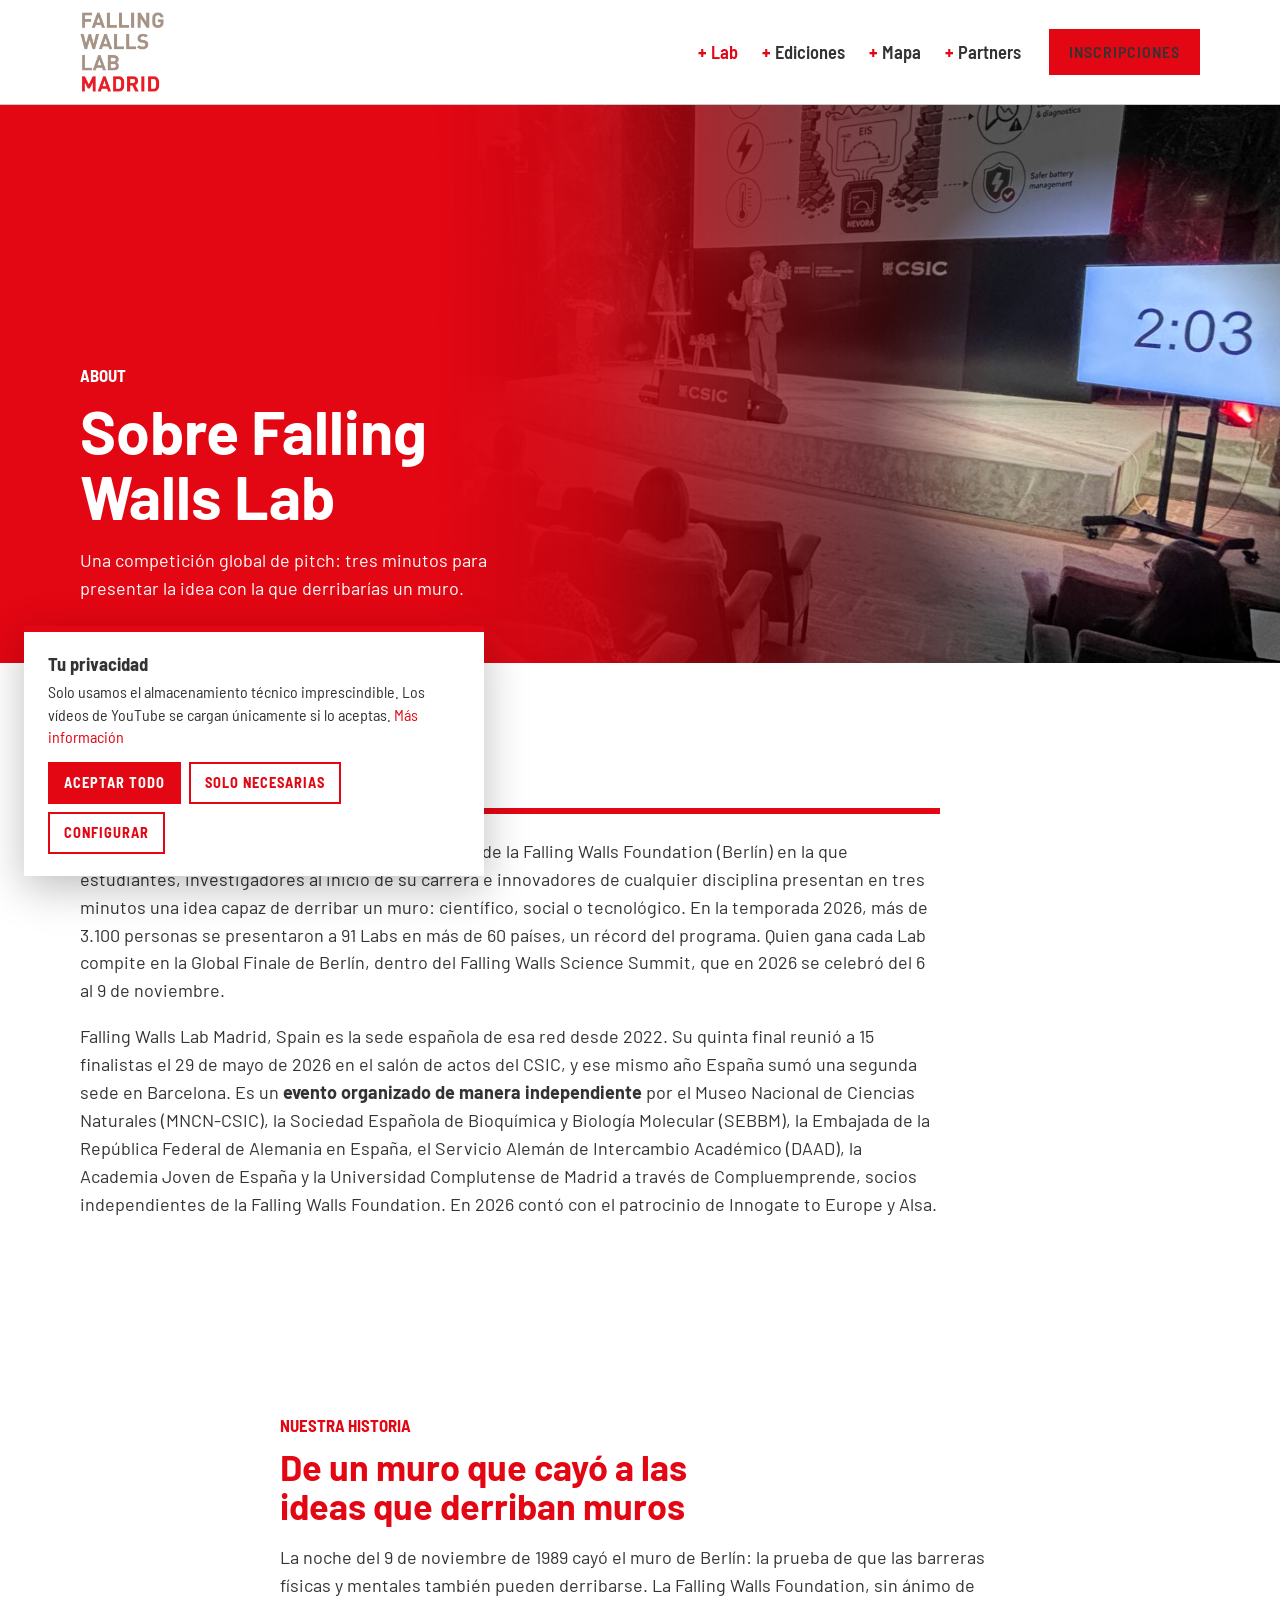
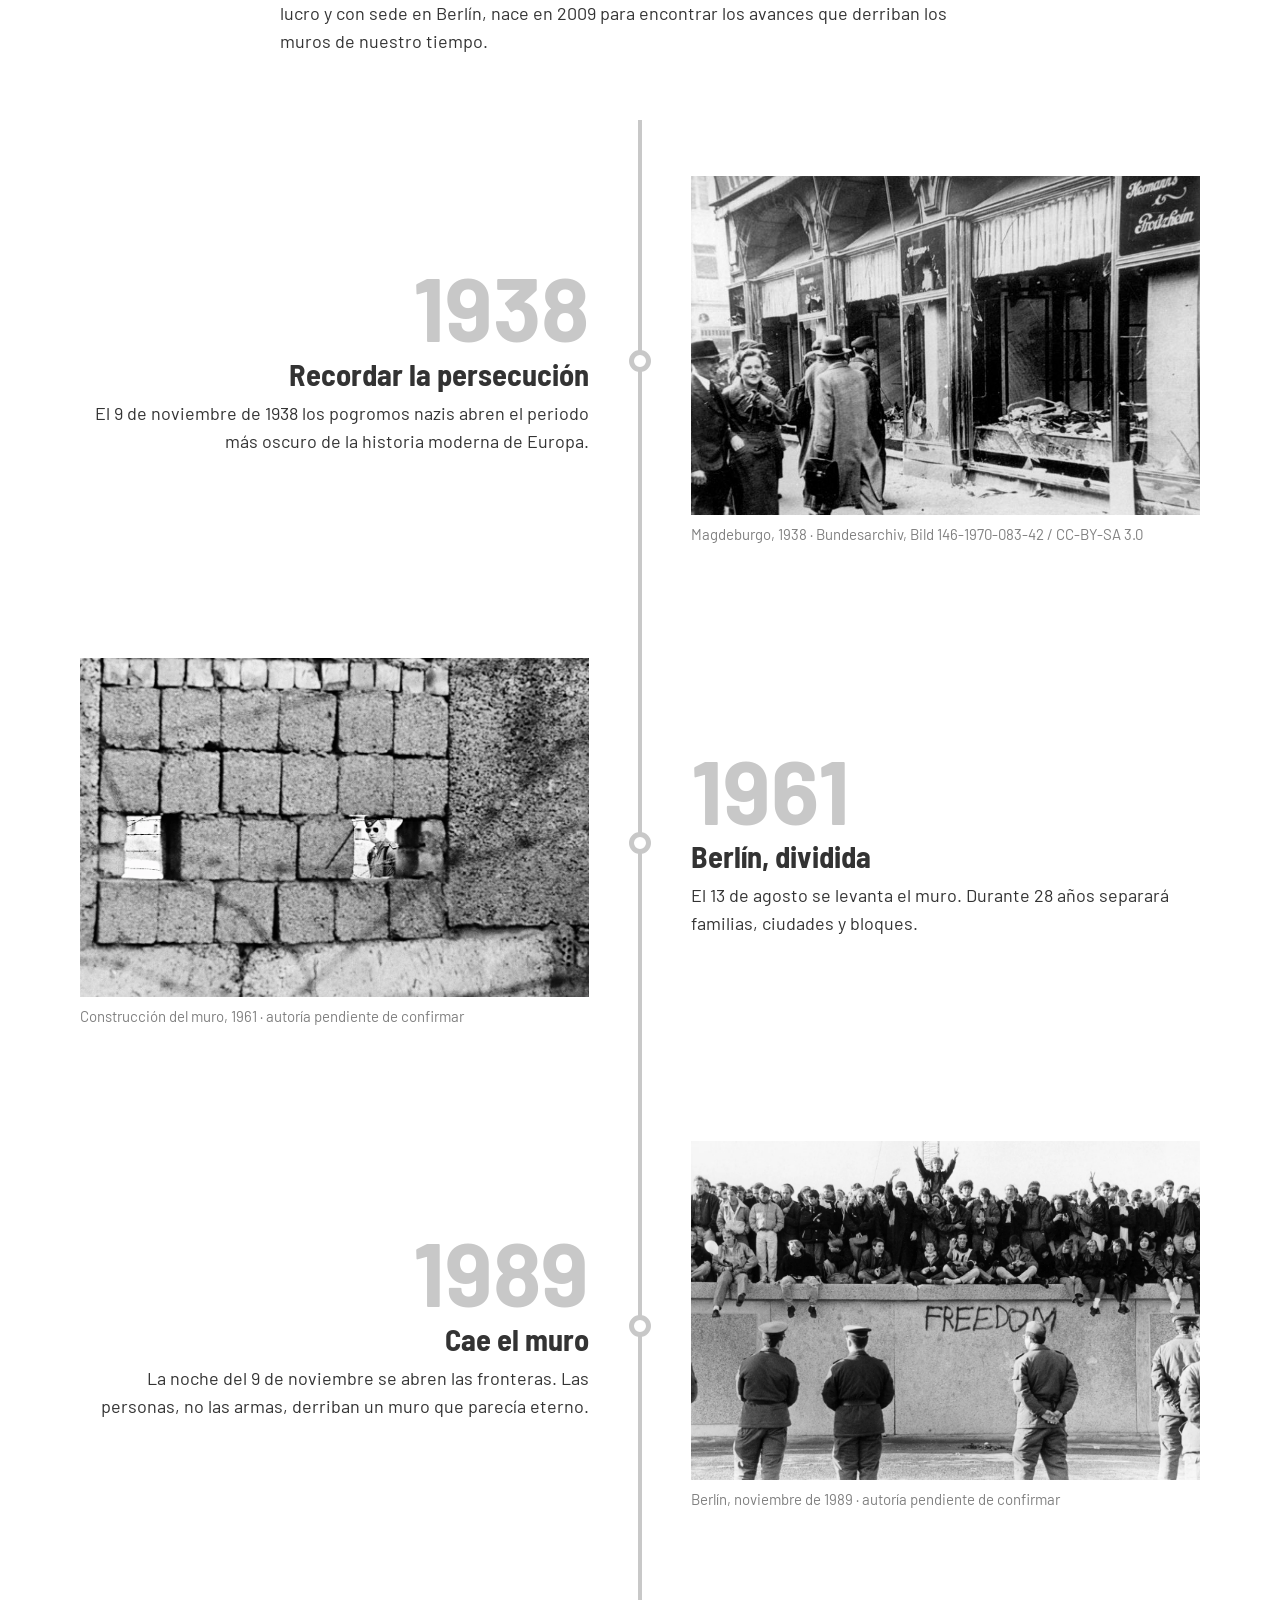
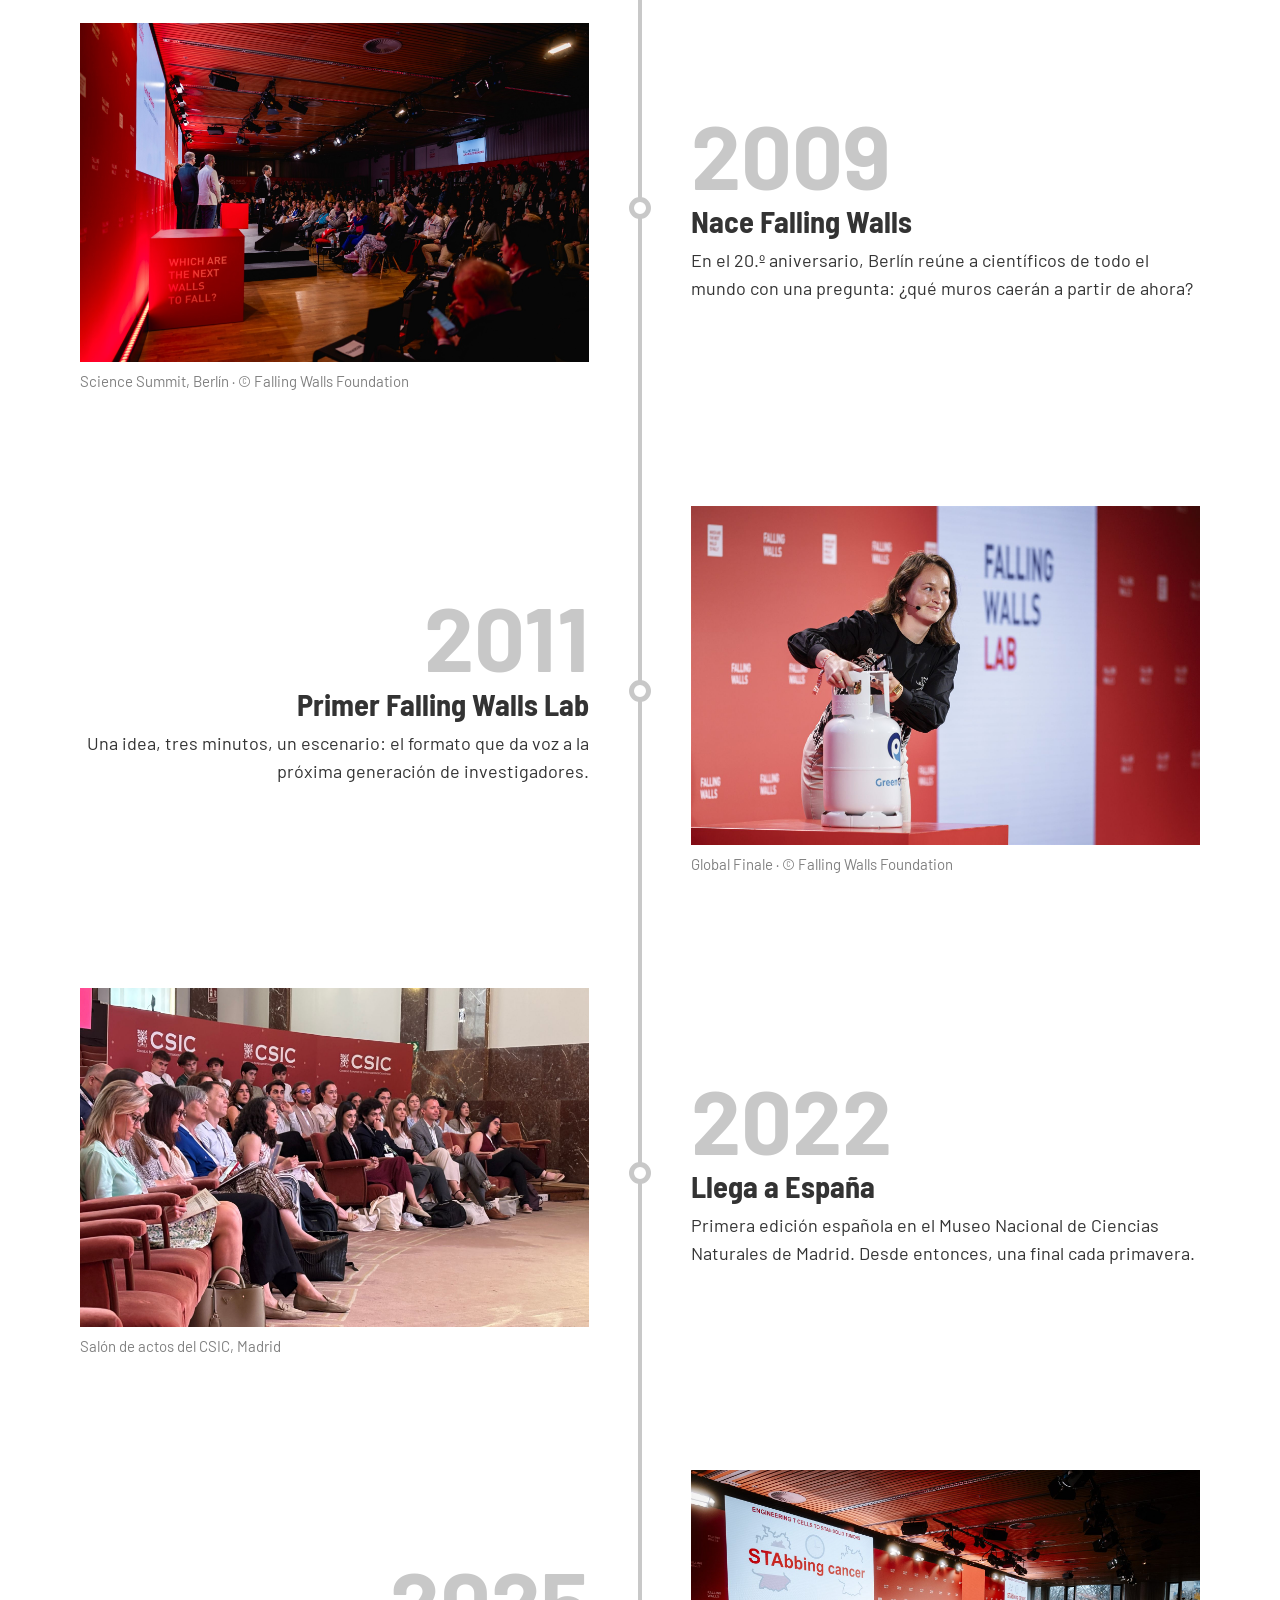
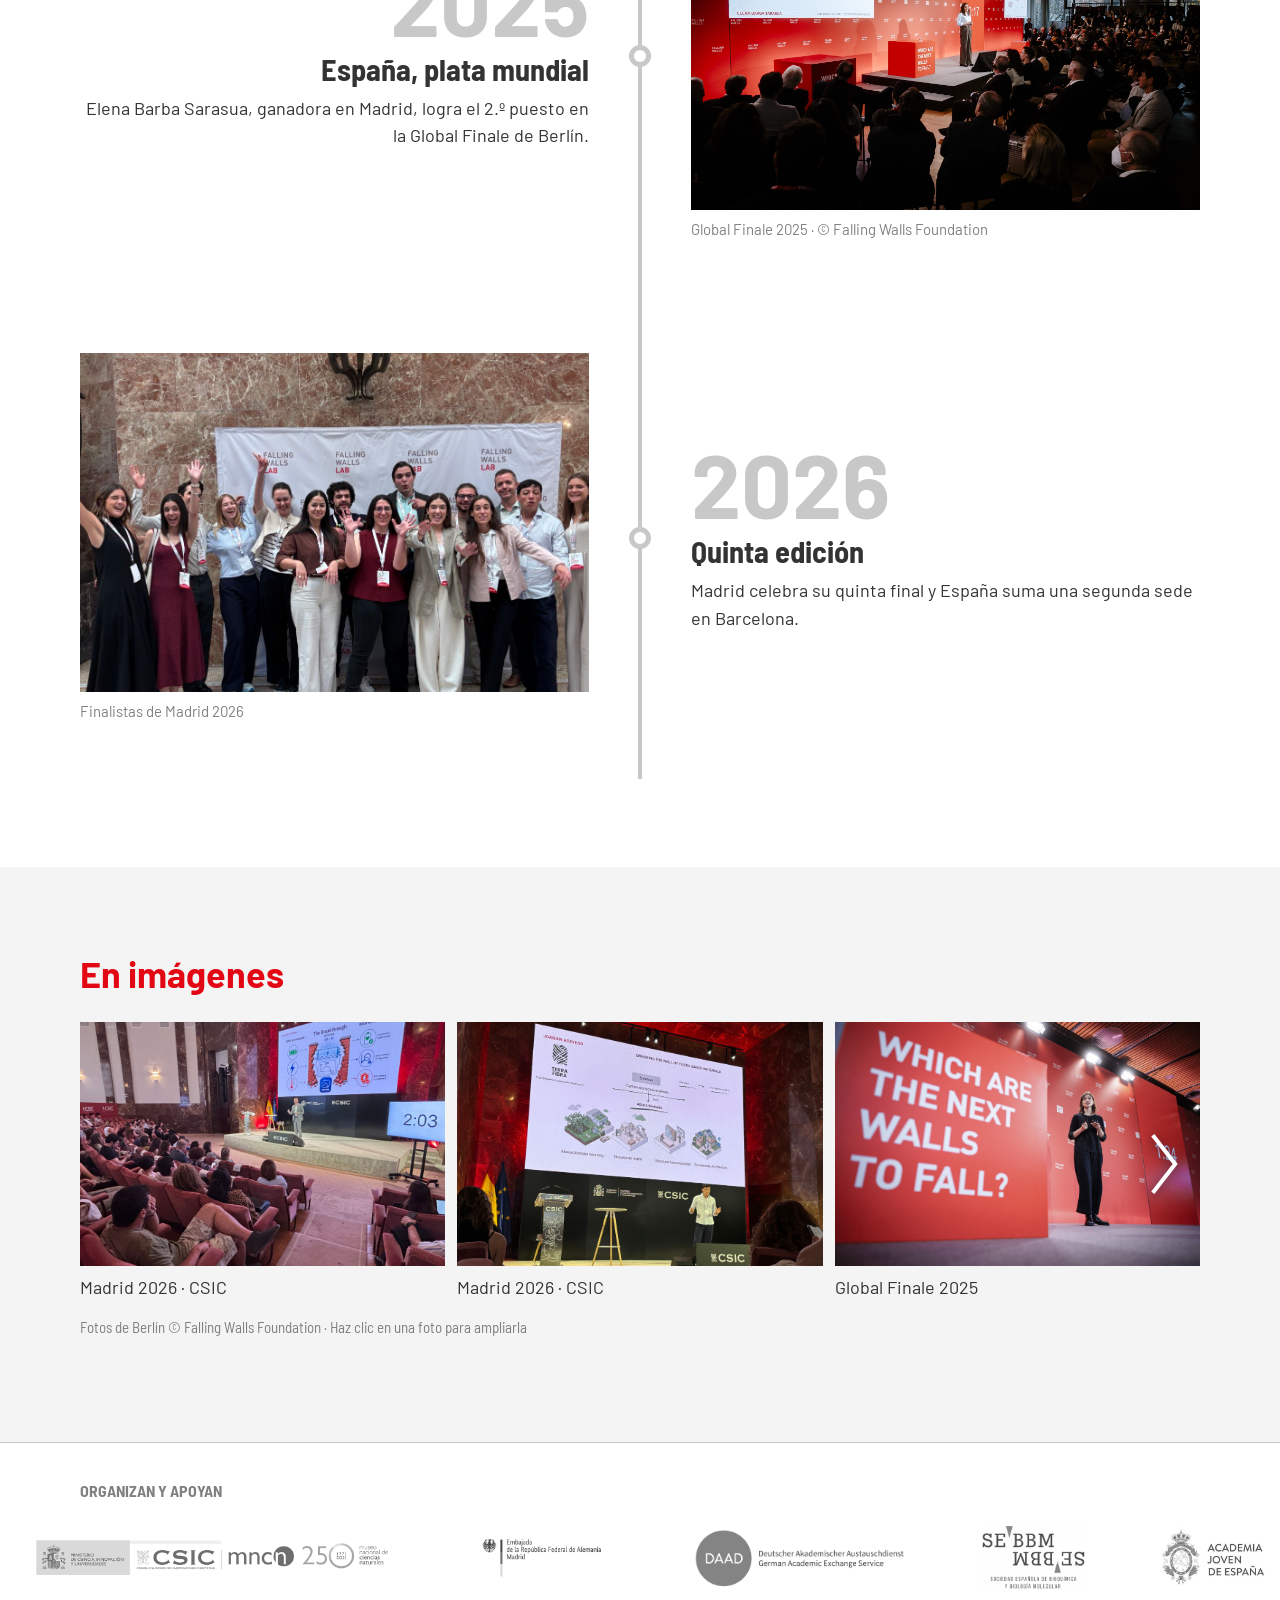
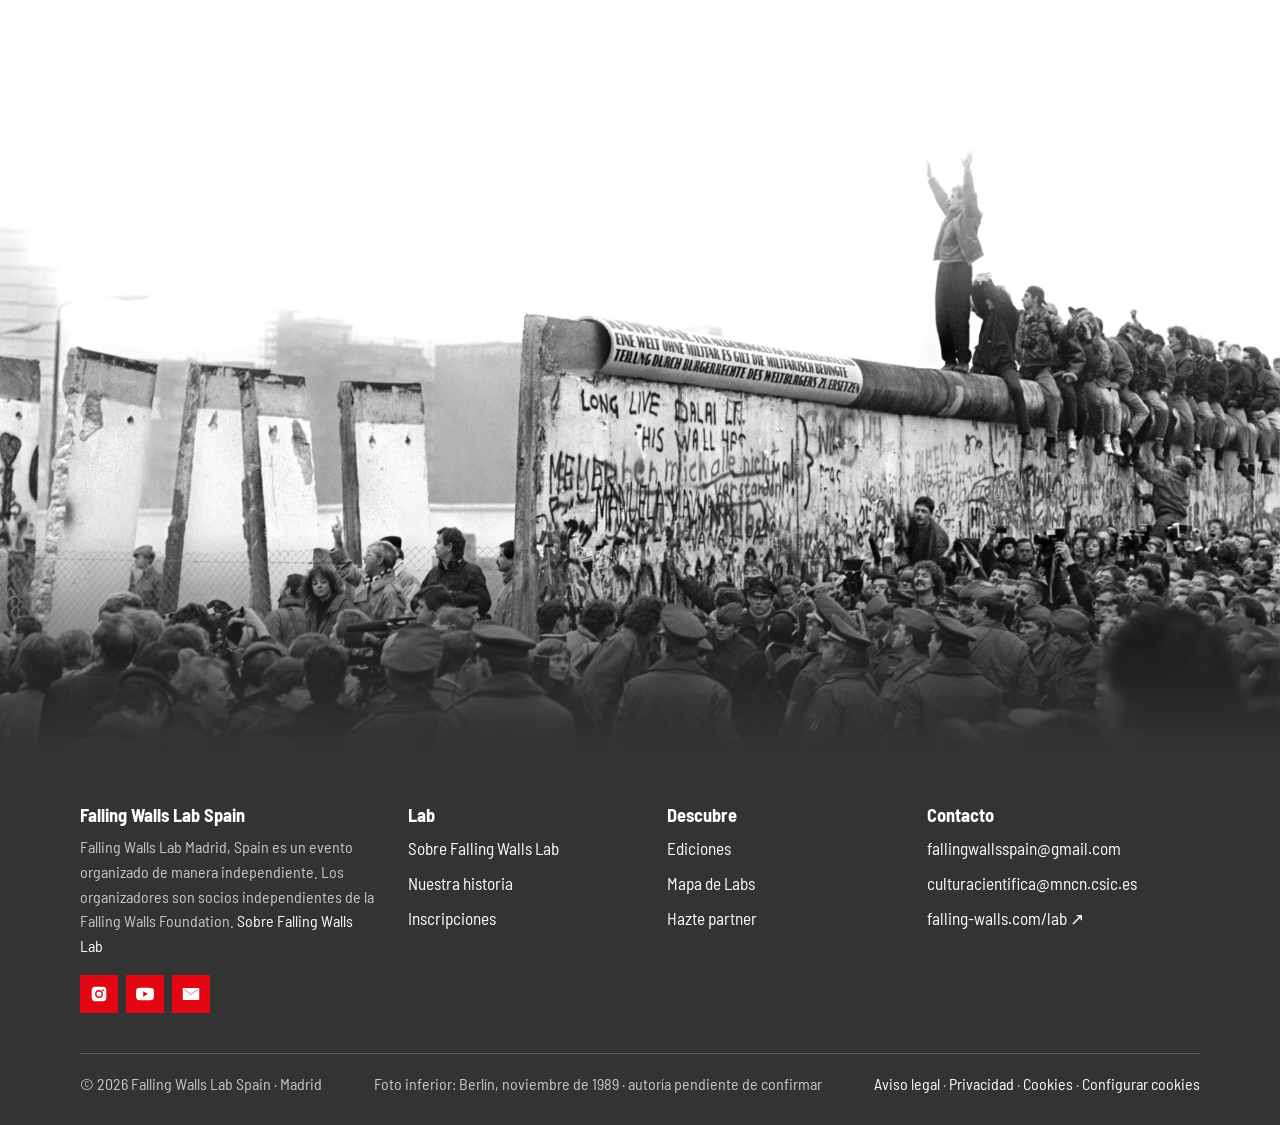
<file: el-lab.html>
<!doctype html>
<html lang="es">
<head>
  <meta charset="utf-8">
  <meta name="viewport" content="width=device-width, initial-scale=1">
  <title>Sobre Falling Walls Lab · Falling Walls Lab Madrid, Spain</title>
  <meta name="description" content="Qué es Falling Walls Lab: tres minutos para presentar una idea que derribe un muro. De la caída del muro de Berlín a Madrid.">
  <meta name="theme-color" content="#e30613">
  <link rel="icon" href="assets/logos/fwlab-primary.svg" type="image/svg+xml">
  <link rel="stylesheet" href="css/fonts.css">
  <link rel="stylesheet" href="css/styles.css">
</head>
<body>
  <div id="site-header"></div>
  <main id="main">
    <section class="page-head page-head--photo"><img class="page-head__bg" src="assets/fotos/mad26-zachary-203.jpg" alt="" aria-hidden="true">
      <div class="wrap">
        <span class="kicker">About</span>
        <h1>Sobre Falling Walls Lab</h1>
        <p>Una competición global de pitch: tres minutos para presentar la idea con la que derribarías un muro.</p>
      </div>
    </section>

    <!-- ABOUT -->
    <section class="section" id="about">
      <div class="wrap about-text">
        <h2>Qué es Falling Walls Lab</h2>
        <div class="about-text__body">
          <p>Falling Walls Lab es una competición internacional de la Falling Walls Foundation (Berlín) en la que estudiantes, investigadores al inicio de su carrera e innovadores de cualquier disciplina presentan en tres minutos una idea capaz de derribar un muro: científico, social o tecnológico. En la temporada 2026, más de 3.100 personas se presentaron a 91 Labs en más de 60 países, un récord del programa. Quien gana cada Lab compite en la Global Finale de Berlín, dentro del Falling Walls Science Summit, que en 2026 se celebró del 6 al 9 de noviembre.</p>
          <p>Falling Walls Lab Madrid, Spain es la sede española de esa red desde 2022. Su quinta final reunió a 15 finalistas el 29 de mayo de 2026 en el salón de actos del CSIC, y ese mismo año España sumó una segunda sede en Barcelona. Es un <strong>evento organizado de manera independiente</strong> por el Museo Nacional de Ciencias Naturales (MNCN-CSIC), la Sociedad Española de Bioquímica y Biología Molecular (SEBBM), la Embajada de la República Federal de Alemania en España, el Servicio Alemán de Intercambio Académico (DAAD), la Academia Joven de España y la Universidad Complutense de Madrid a través de Compluemprende, socios independientes de la Falling Walls Foundation. En 2026 contó con el patrocinio de Innogate to Europe y Alsa.</p>
        </div>
      </div>
    </section>

    <!-- HISTORIA -->
    <section class="section" id="historia">
      <div class="wrap text-col">
        <span class="kicker">Nuestra historia</span>
        <h2>De un muro que cayó a las ideas que derriban muros</h2>
        <p>La noche del 9 de noviembre de 1989 cayó el muro de Berlín: la prueba de que las barreras físicas y mentales también pueden derribarse. La Falling Walls Foundation, sin ánimo de lucro y con sede en Berlín, nace en 2009 para encontrar los avances que derriban los muros de nuestro tiempo.</p>
      </div>
      <div class="wrap">
        <div class="vt" data-vt>
          <div class="vt__line" aria-hidden="true"><i></i></div>
          <ol>
            <li class="vt__item">
              <div class="vt__text"><span class="vt__year">1938</span><h3>Recordar la persecución</h3><p>El 9 de noviembre de 1938 los pogromos nazis abren el periodo más oscuro de la historia moderna de Europa.</p></div>
              <figure class="vt__media"><img class="zoom" src="assets/fotos/pogromo-1938-bundesarchiv.jpg" alt="Escaparates de un comercio judío destrozados en Magdeburgo, noviembre de 1938" width="787" height="538" loading="lazy"><figcaption>Magdeburgo, 1938 · Bundesarchiv, Bild 146-1970-083-42 / CC-BY-SA 3.0</figcaption></figure>
            </li>
            <li class="vt__item">
              <div class="vt__text"><span class="vt__year">1961</span><h3>Berlín, dividida</h3><p>El 13 de agosto se levanta el muro. Durante 28 años separará familias, ciudades y bloques.</p></div>
              <figure class="vt__media"><img class="zoom" src="assets/fotos/muro-1961.webp" alt="Un soldado vigila a través de un hueco en el muro de ladrillos recién levantado" width="1100" height="816" loading="lazy"><figcaption>Construcción del muro, 1961 · autoría pendiente de confirmar</figcaption></figure>
            </li>
            <li class="vt__item">
              <div class="vt__text"><span class="vt__year">1989</span><h3>Cae el muro</h3><p>La noche del 9 de noviembre se abren las fronteras. Las personas, no las armas, derriban un muro que parecía eterno.</p></div>
              <figure class="vt__media"><img class="zoom" src="assets/fotos/muro-1989-freedom.webp" alt="Multitud sobre el muro de Berlín con la palabra Freedom pintada" width="1600" height="900" loading="lazy"><figcaption>Berlín, noviembre de 1989 · autoría pendiente de confirmar</figcaption></figure>
            </li>
            <li class="vt__item">
              <div class="vt__text"><span class="vt__year">2009</span><h3>Nace Falling Walls</h3><p>En el 20.º aniversario, Berlín reúne a científicos de todo el mundo con una pregunta: ¿qué muros caerán a partir de ahora?</p></div>
              <figure class="vt__media"><img class="zoom" src="assets/fotos/berlin-escenario.jpg" alt="Escenario del Falling Walls Science Summit" width="2000" height="1333" loading="lazy"><figcaption>Science Summit, Berlín · © Falling Walls Foundation</figcaption></figure>
            </li>
            <li class="vt__item">
              <div class="vt__text"><span class="vt__year">2011</span><h3>Primer Falling Walls Lab</h3><p>Una idea, tres minutos, un escenario: el formato que da voz a la próxima generación de investigadores.</p></div>
              <figure class="vt__media"><img class="zoom" src="assets/fotos/fw25-255.jpg" alt="Finalista ante la pantalla de Falling Walls Lab" width="2000" height="1333" loading="lazy"><figcaption>Global Finale · © Falling Walls Foundation</figcaption></figure>
            </li>
            <li class="vt__item">
              <div class="vt__text"><span class="vt__year">2022</span><h3>Llega a España</h3><p>Primera edición española en el Museo Nacional de Ciencias Naturales de Madrid. Desde entonces, una final cada primavera.</p></div>
              <figure class="vt__media"><img class="zoom" src="assets/fotos/mad26-finalistas-sala.jpg" alt="Finalistas y público en el salón de actos del CSIC" width="2000" height="1500" loading="lazy"><figcaption>Salón de actos del CSIC, Madrid</figcaption></figure>
            </li>
            <li class="vt__item">
              <div class="vt__text"><span class="vt__year">2025</span><h3>España, plata mundial</h3><p>Elena Barba Sarasua, ganadora en Madrid, logra el 2.º puesto en la Global Finale de Berlín.</p></div>
              <figure class="vt__media"><img class="zoom" src="assets/fotos/fw25-266.jpg" alt="Pitch en la Global Finale 2025" width="2000" height="1333" loading="lazy"><figcaption>Global Finale 2025 · © Falling Walls Foundation</figcaption></figure>
            </li>
            <li class="vt__item">
              <div class="vt__text"><span class="vt__year">2026</span><h3>Quinta edición</h3><p>Madrid celebra su quinta final y España suma una segunda sede en Barcelona.</p></div>
              <figure class="vt__media"><img class="zoom" src="assets/fotos/mad26-celebracion.jpg" alt="Finalistas de Falling Walls Lab Madrid 2026 celebrando ante el photocall" width="1125" height="1500" loading="lazy"><figcaption>Finalistas de Madrid 2026</figcaption></figure>
            </li>
          </ol>
        </div>
      </div>
    </section>

    <section class="section section--grey">
      <div class="wrap carousel" data-carousel>
        <div class="head-row"><h2>En imágenes</h2></div>
        <div class="carousel__track">
          <figure><img src="assets/fotos/mad26-zachary-203.jpg" alt="Zachary Warren presenta su idea con la diapositiva del muro roto" width="2000" height="1500" loading="lazy"><figcaption>Madrid 2026 · CSIC</figcaption></figure>
          <figure><img src="assets/fotos/mad26-joaquin.jpg" alt="Joaquín Acevedo presenta Breaking the Wall of Fossil Based Materials" width="2000" height="1500" loading="lazy"><figcaption>Madrid 2026 · CSIC</figcaption></figure>
          <figure><img src="assets/fotos/fw25-062.jpg" alt="Escenario con el lema Which are the next walls to fall?" width="2000" height="1333" loading="lazy"><figcaption>Global Finale 2025</figcaption></figure>
          <figure><img src="assets/fotos/mad26-premio-diploma.jpg" alt="Entrega de diploma en la final de Madrid" width="850" height="567" loading="lazy"><figcaption>Entrega de diplomas · Madrid 2026</figcaption></figure>
          <figure><img src="assets/fotos/berlin-emerging-talents-2026.jpg" alt="Breakthroughs of the Year 2026, categoría Emerging Talents" width="2000" height="1333" loading="lazy"><figcaption>Emerging Talents 2026</figcaption></figure>
          <figure><img src="assets/fotos/mad26-finalistas-sala.jpg" alt="Finalistas en el auditorio" width="2000" height="1500" loading="lazy"><figcaption>Madrid 2026 · CSIC</figcaption></figure>
        </div>
        <p class="credit">Fotos de Berlín © Falling Walls Foundation · Haz clic en una foto para ampliarla</p>
      </div>
    </section>
  </main>
  <div id="site-footer"></div>
  <script src="js/main.js"></script>
</body>
</html>
</file>
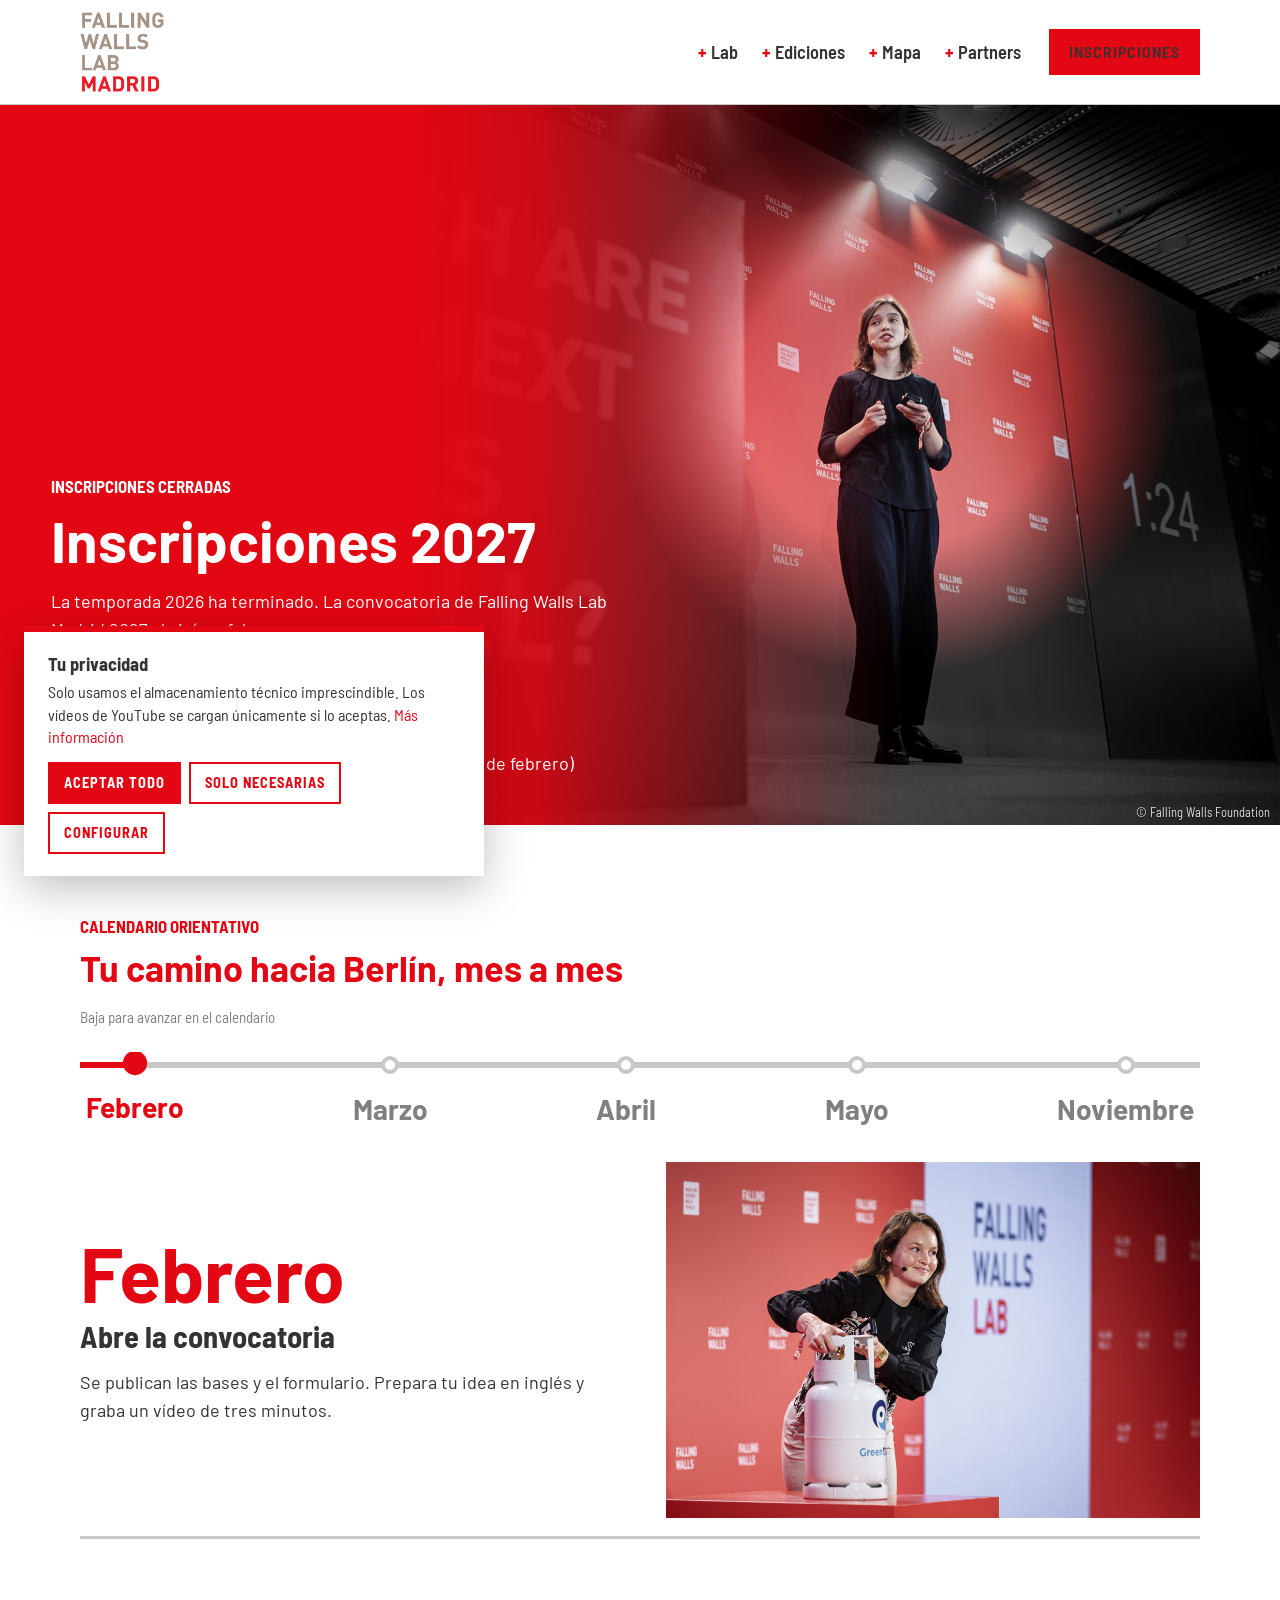
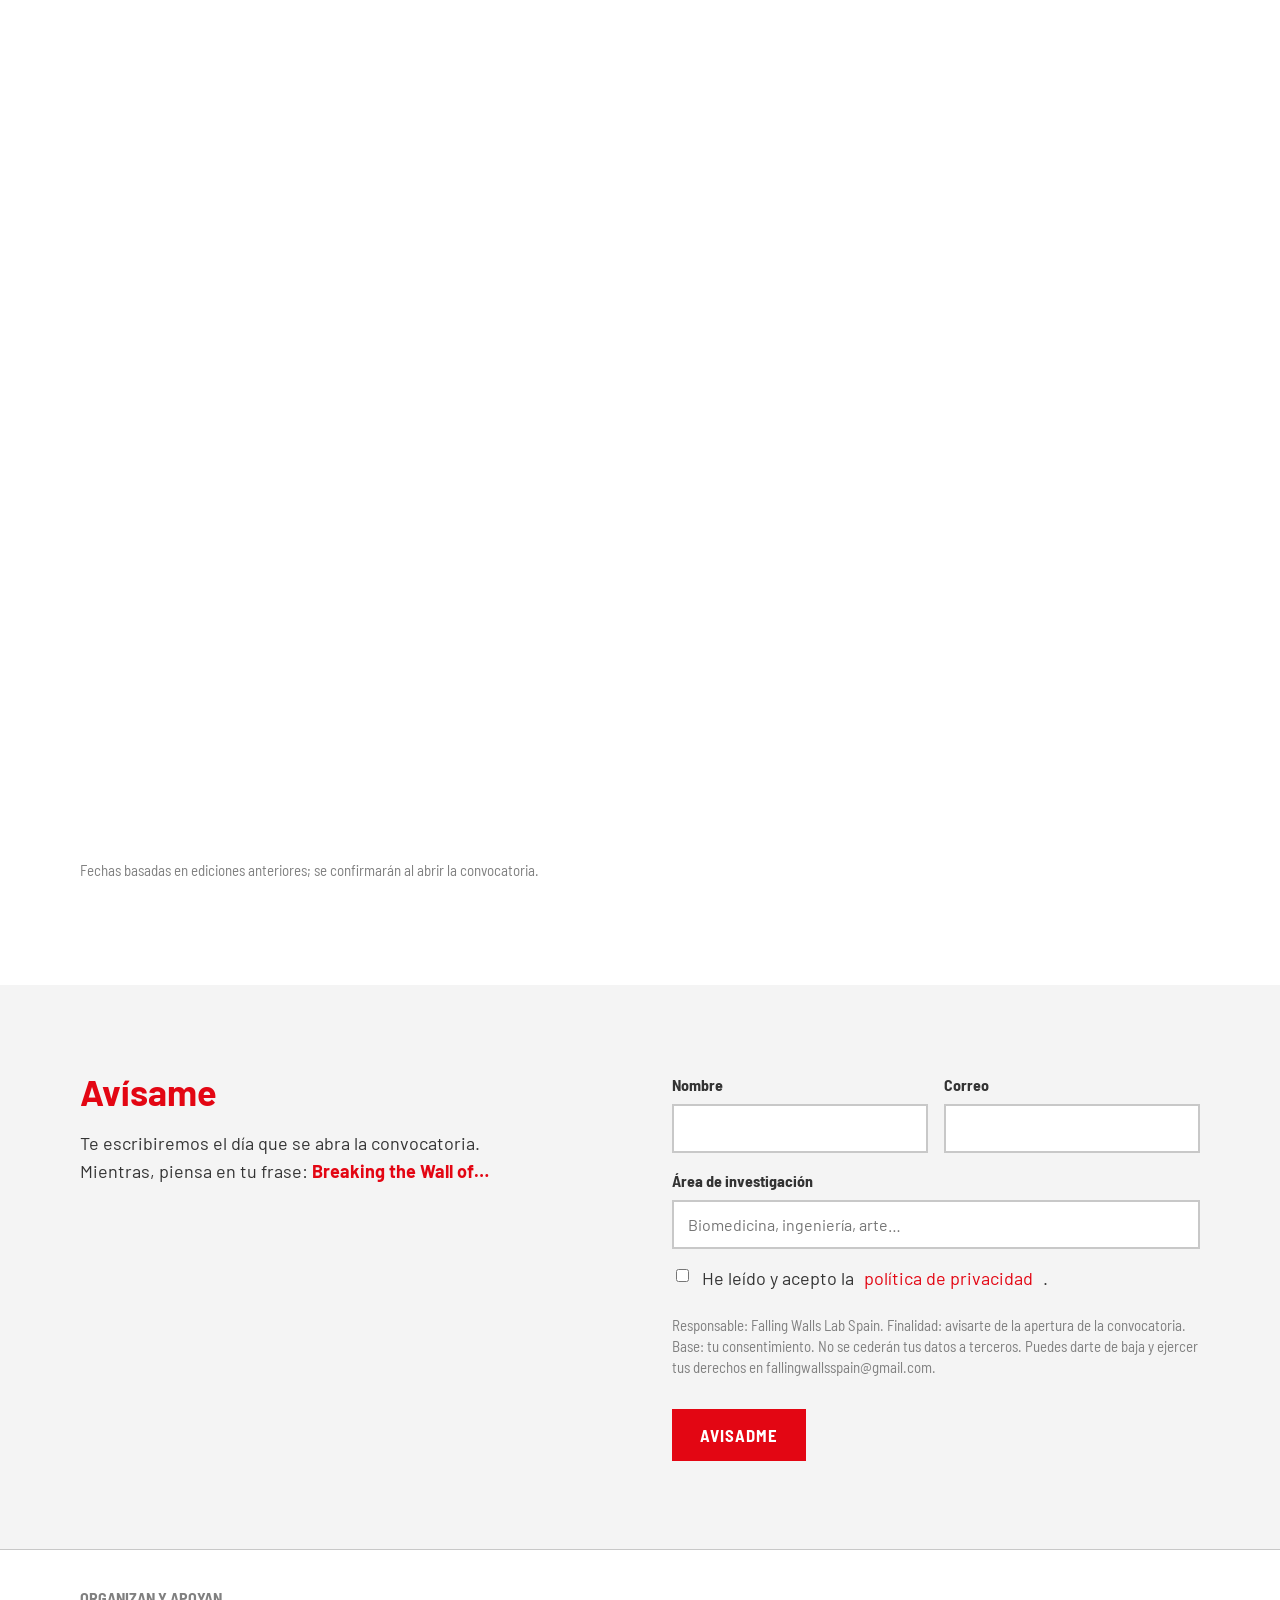
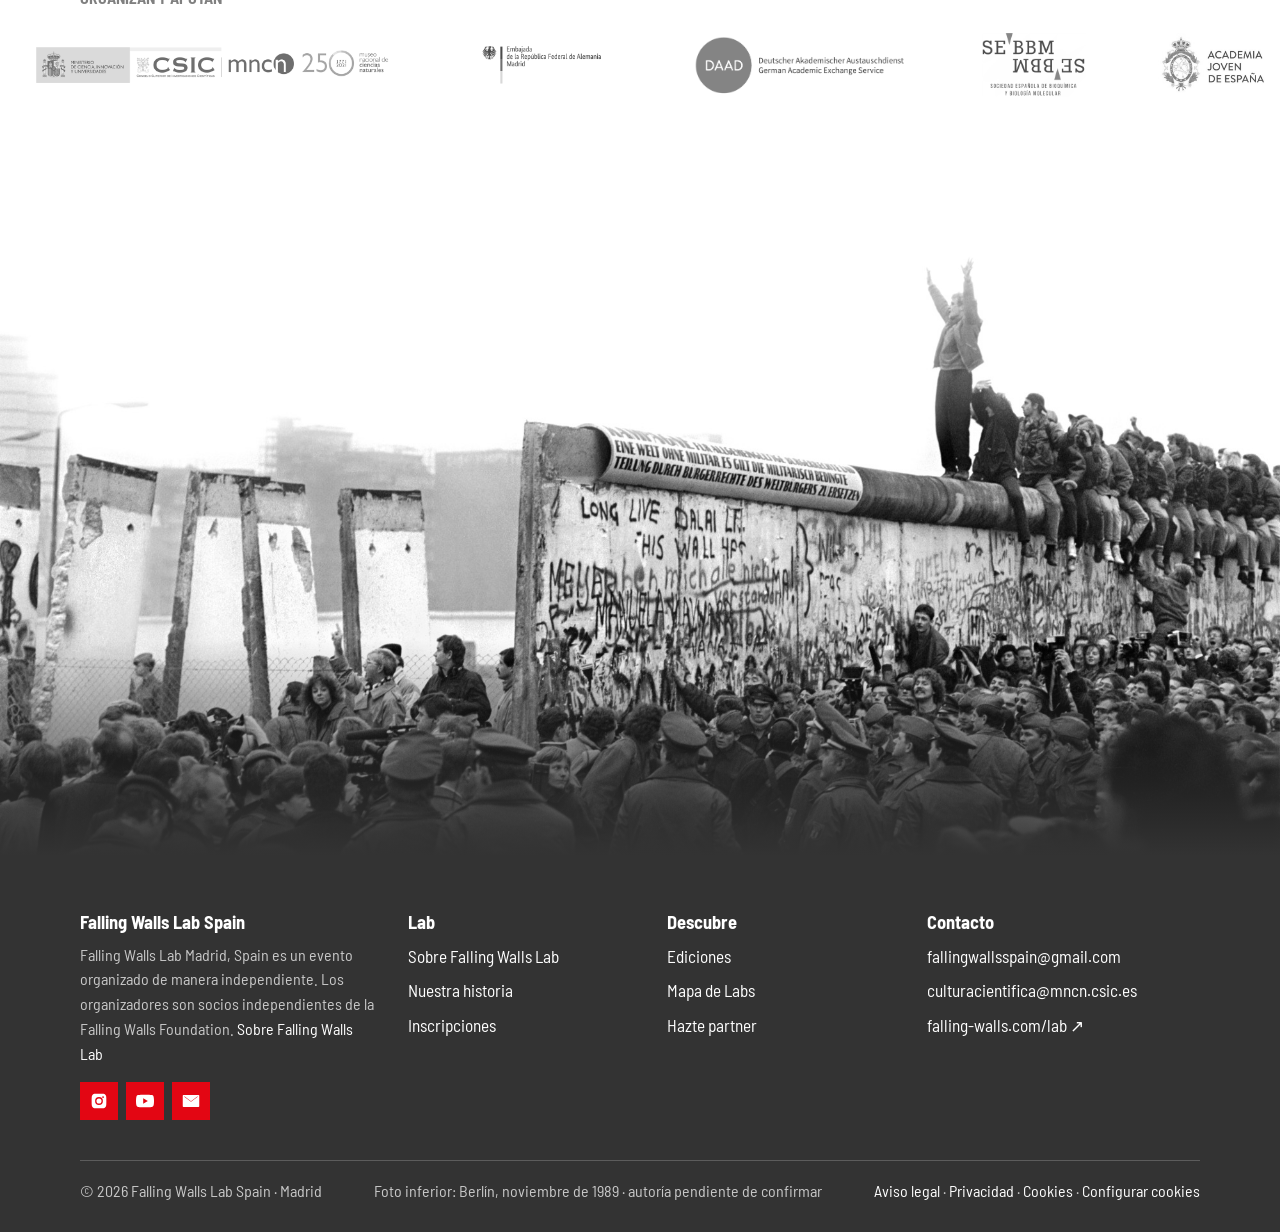
<file: inscripciones.html>
<!doctype html>
<html lang="es">
<head>
  <meta charset="utf-8">
  <meta name="viewport" content="width=device-width, initial-scale=1">
  <title>Inscripciones · Falling Walls Lab Spain</title>
  <meta name="description" content="Las inscripciones están cerradas. Apúntate para recibir el aviso de la convocatoria 2027.">
  <meta name="theme-color" content="#e30613">
  <link rel="icon" href="assets/logos/fwlab-primary.svg" type="image/svg+xml">
  <link rel="stylesheet" href="css/fonts.css">
  <link rel="stylesheet" href="css/styles.css">
</head>
<body>
  <div id="site-header"></div>
  <main id="main">
    <section class="spot" data-spot>
      <img class="spot__base" src="assets/fotos/fw25-062.jpg" alt="" width="2000" height="1333">
      <img class="spot__color" src="assets/fotos/fw25-062.jpg" alt="Escenario de Falling Walls con el lema Which are the next walls to fall?" width="2000" height="1333">
      <div class="hero-panel">
        <span class="kicker">Inscripciones cerradas</span>
        <h1>Inscripciones 2027</h1>
        <p>La temporada 2026 ha terminado. La convocatoria de Falling Walls Lab Madrid 2027 abrirá en febrero.</p>
        <div class="countdown" data-countdown="2027-02-01T00:00:00+01:00" aria-live="polite">
          <div><b data-u="d">–</b><span>días</span></div>
          <div><b data-u="h">–</b><span>horas</span></div>
          <div><b data-u="m">–</b><span>minutos</span></div>
          <div><b data-u="s">–</b><span>segundos</span></div>
        </div>
        <p class="countdown__note">para que abra la temporada 2027 de Falling Walls Lab (1 de febrero)</p>
      </div>
      <small class="brickwall__credit">© Falling Walls Foundation</small>
    </section>

    <section class="section">
      <div class="wrap">
        <span class="kicker">Calendario orientativo</span>
        <h2>Tu camino hacia Berlín, mes a mes</h2><p class="small">Baja para avanzar en el calendario</p>
        <div class="ttl ttl--months" data-ttl data-ttl-scroll data-start="0">
          <script type="application/json">[
            { "year": "Febrero", "title": "Abre la convocatoria", "text": "Se publican las bases y el formulario. Prepara tu idea en inglés y graba un vídeo de tres minutos.", "img": "assets/fotos/fw25-255.jpg", "alt": "Finalista ante la pantalla de Falling Walls Lab" },
            { "year": "Marzo", "title": "Sesión informativa", "text": "Encuentro con exfinalistas para resolver dudas y aprender a contar tu idea en tres minutos.", "img": "assets/fotos/mad26-finalistas-sala.jpg", "alt": "Finalistas en el auditorio del CSIC" },
            { "year": "Abril", "title": "Cierre y selección", "text": "Termina el plazo de candidaturas. Un comité elige a las 15 personas finalistas de toda España.", "img": "assets/fotos/fw25-123.jpg", "alt": "Pitch ante el muro de Falling Walls" },
            { "year": "Mayo", "title": "Formación y final en Madrid", "text": "Talleres, networking y la gran final en el salón de actos del CSIC ante un jurado experto.", "img": "assets/fotos/mad26-maria-117.jpg", "alt": "Pitch en la final de Madrid con la sala llena" },
            { "year": "Noviembre", "title": "Global Finale en Berlín", "text": "Quien gana en Madrid sube al escenario del Falling Walls Science Summit con los ganadores de todo el mundo.", "img": "assets/fotos/berlin-finalistas-lab-2026.jpg", "alt": "Finalistas de Falling Walls Lab en Berlín" }
          ]</script>
          <div class="ttl__years" role="tablist" aria-label="Meses"></div>
          <div class="ttl__panel" aria-live="polite"></div>
        </div>
        <p class="small" style="margin-top:20px">Fechas basadas en ediciones anteriores; se confirmarán al abrir la convocatoria.</p>
      </div>
    </section>

    <section class="section section--grey">
      <div class="wrap split" style="align-items:start">
        <div>
          <h2>Avísame</h2>
          <p class="intro">Te escribiremos el día que se abra la convocatoria. Mientras, piensa en tu frase: <strong class="red">Breaking the Wall of…</strong></p>
        </div>
        <form class="form" data-mailto data-subject="Aviso convocatoria Falling Walls Lab Madrid 2027">
          <div class="row">
            <div><label for="i-nombre">Nombre</label><input id="i-nombre" name="Nombre" required autocomplete="name"></div>
            <div><label for="i-email">Correo</label><input id="i-email" name="Correo" type="email" required autocomplete="email"></div>
          </div>
          <div><label for="i-area">Área de investigación</label><input id="i-area" name="Área" placeholder="Biomedicina, ingeniería, arte…"></div>
          <label class="check"><input type="checkbox" name="privacidad" required> He leído y acepto la <a href="privacidad.html">política de privacidad</a>.</label>
          <p class="form-legal">Responsable: Falling Walls Lab Spain. Finalidad: avisarte de la apertura de la convocatoria. Base: tu consentimiento. No se cederán tus datos a terceros. Puedes darte de baja y ejercer tus derechos en fallingwallsspain@gmail.com.</p>
          <div><button class="btn" type="submit">Avisadme</button></div>
          <p class="form-msg" role="status">Se ha abierto tu correo con los datos. ¡Gracias!</p>
        </form>
      </div>
    </section>
  </main>
  <div id="site-footer"></div>
  <script src="js/main.js"></script>
</body>
</html>
</file>
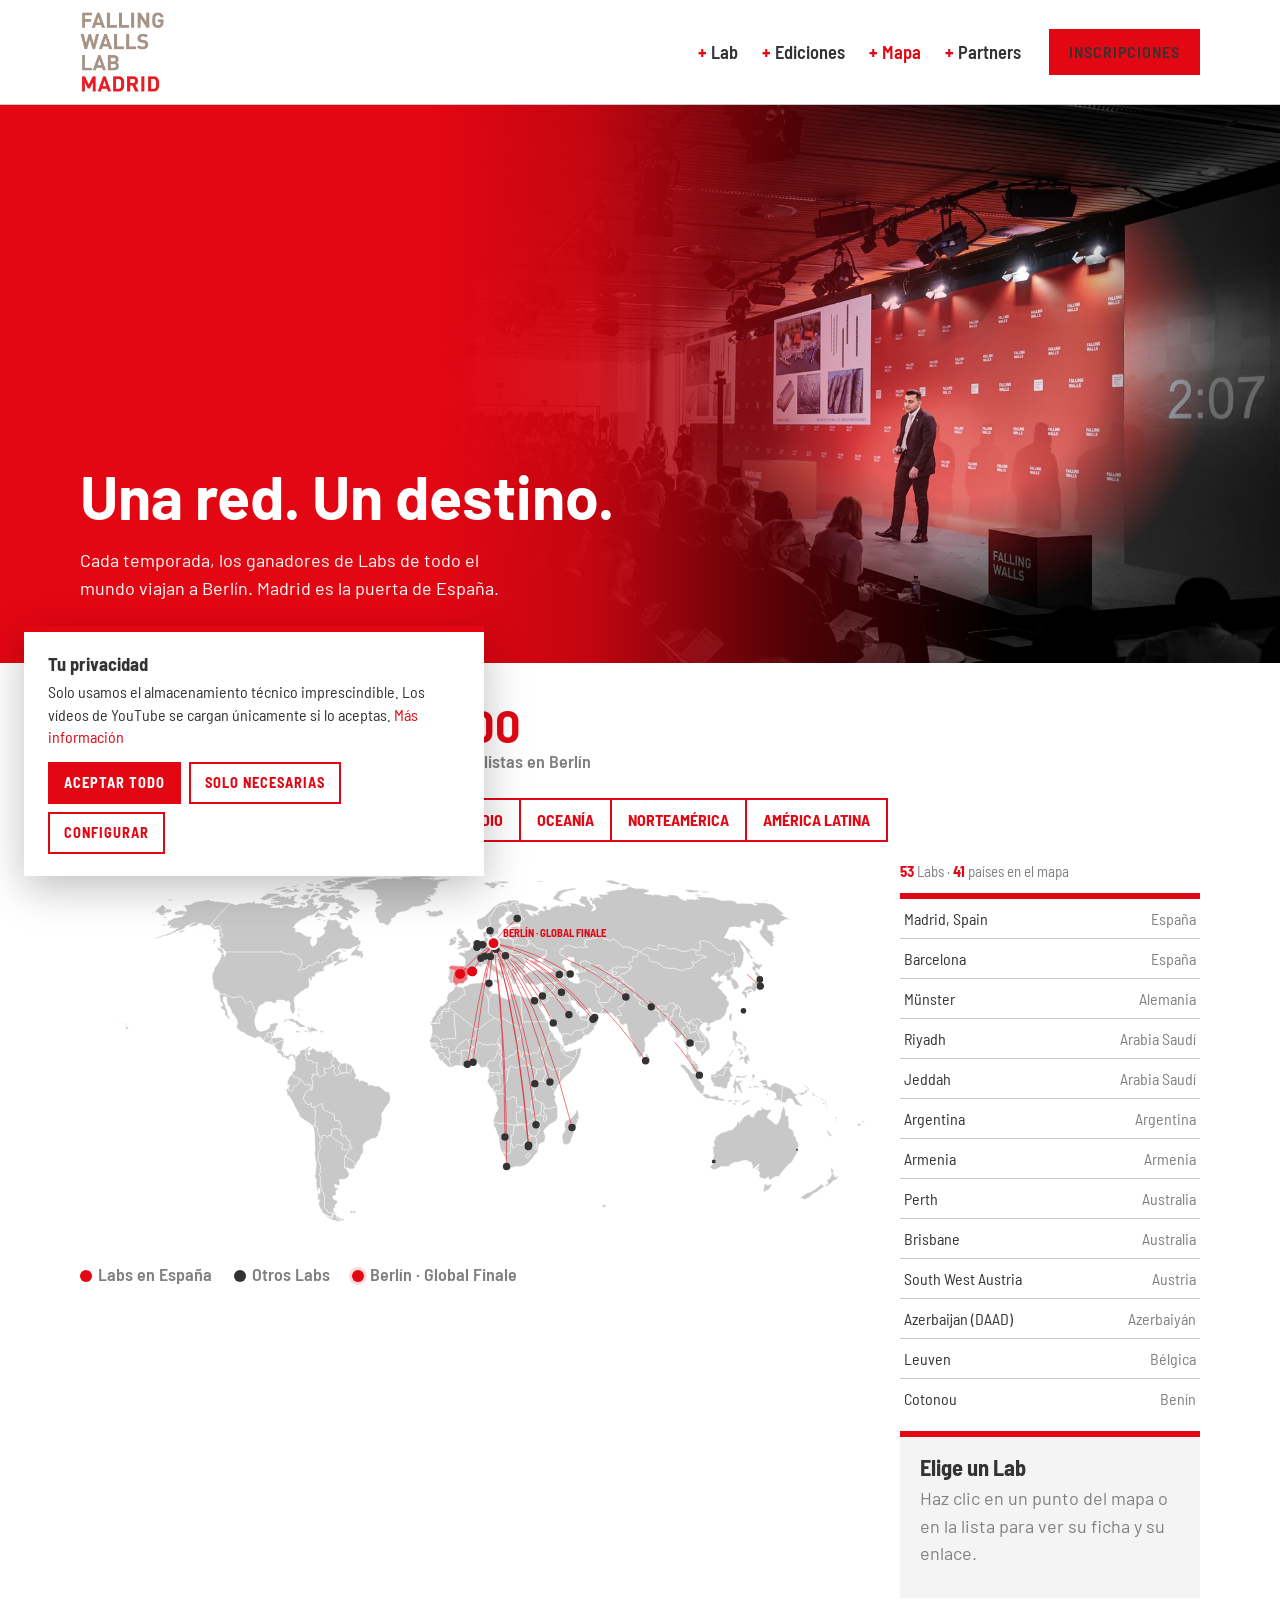
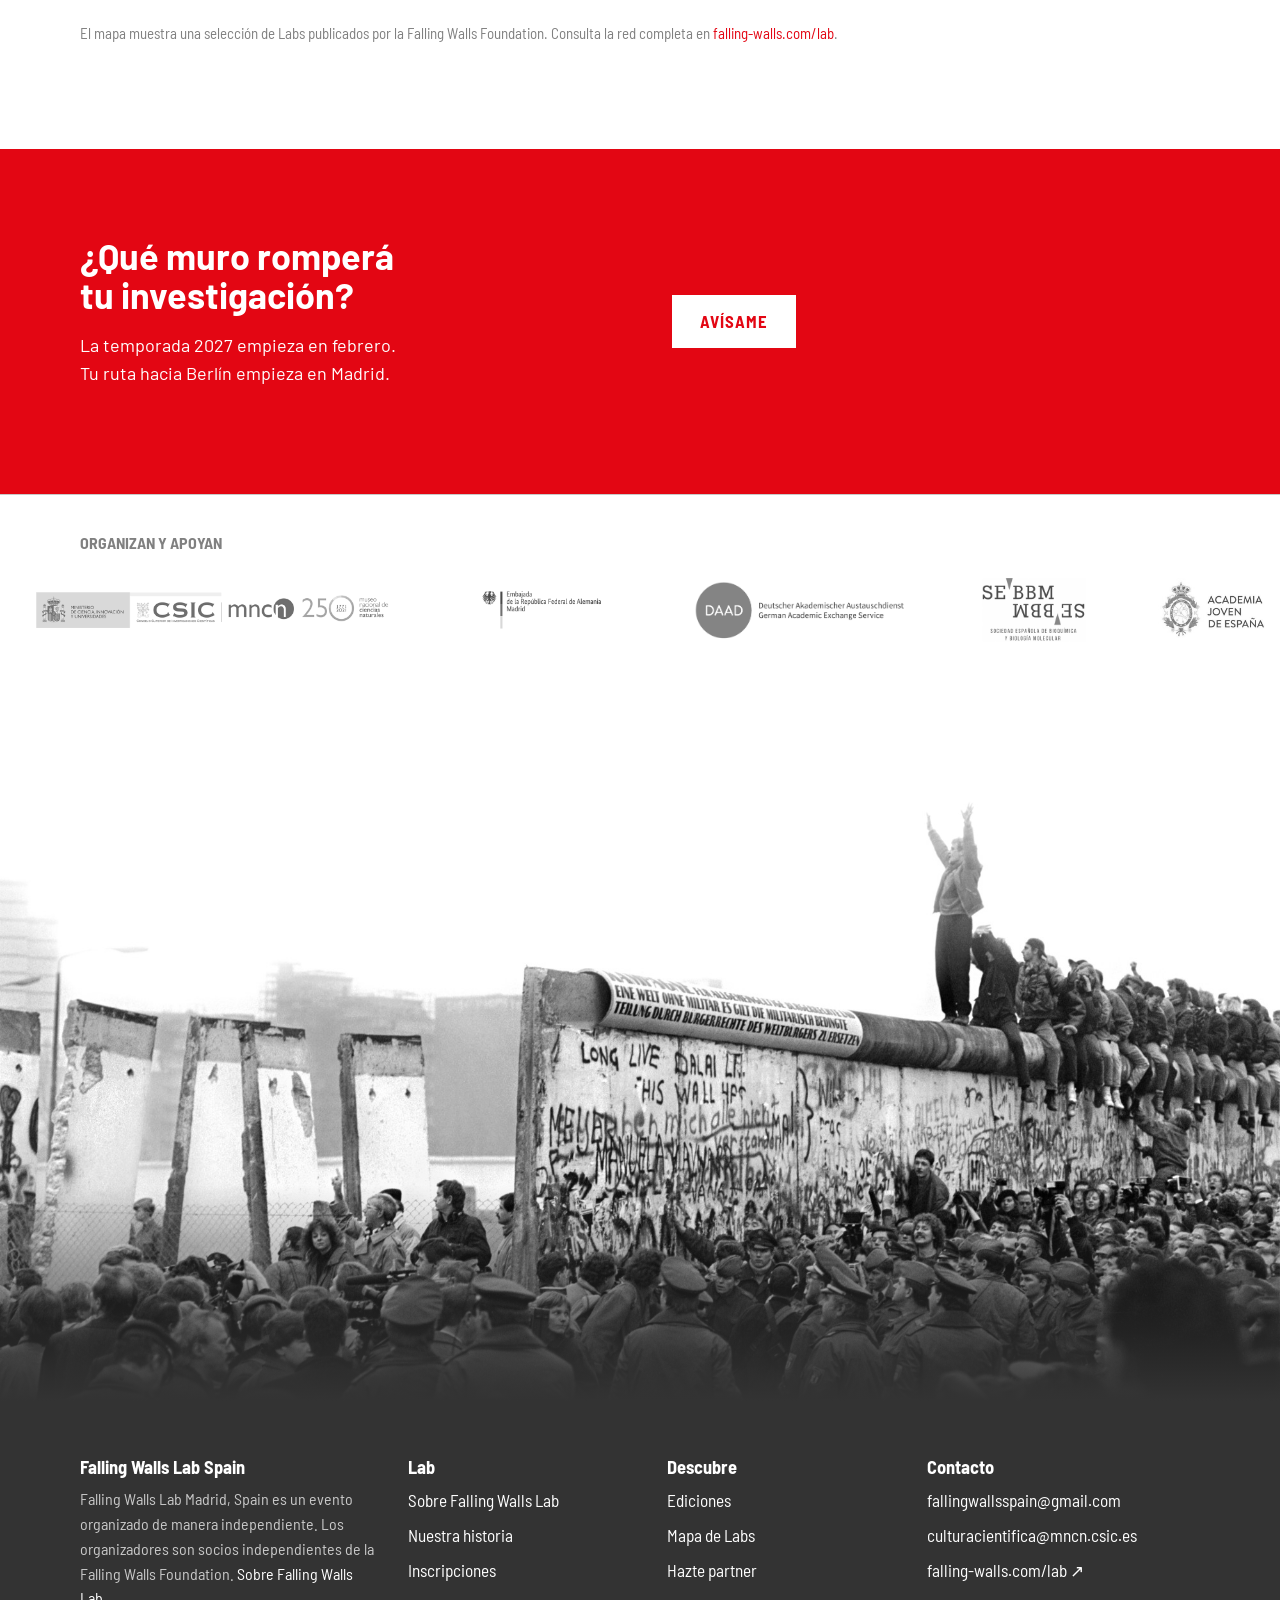
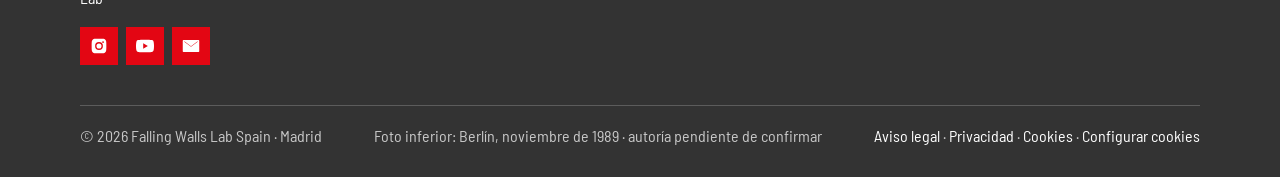
<file: mapa.html>
<!doctype html>
<html lang="es">
<head>
  <meta charset="utf-8">
  <meta name="viewport" content="width=device-width, initial-scale=1">
  <title>Mapa de Labs · Falling Walls Lab Spain</title>
  <meta name="description" content="Falling Walls Lab es una red global de competiciones locales. Explora los Labs y sus rutas hacia la Global Finale de Berlín.">
  <meta name="theme-color" content="#e30613">
  <link rel="icon" href="assets/logos/fwlab-primary.svg" type="image/svg+xml">
  <link rel="stylesheet" href="css/fonts.css">
  <link rel="stylesheet" href="css/styles.css">
</head>
<body>
  <div id="site-header"></div>
  <main id="main">
    <section class="page-head page-head--photo"><img class="page-head__bg" src="assets/fotos/fw25-089.jpg" alt="" aria-hidden="true">
      <div class="wrap">
        <h1>Una red. <span>Un destino.</span></h1>
        <p class="intro">Cada temporada, los ganadores de Labs de todo el mundo viajan a Berlín. Madrid es la puerta de España.</p>
      </div>
    </section>

    <section class="section" style="padding-top:40px">
      <div class="wrap">
        <div class="map-stats">
          <div><b>91</b><span>Labs en 2026</span></div>
          <div><b>65</b><span>Países</span></div>
          <div><b>3.100+</b><span>Candidaturas</span></div>
          <div><b>100</b><span>Finalistas en Berlín</span></div>
        </div>
        <div class="seg map-filter" id="labSeg" role="group" aria-label="Filtrar por región"></div>
        <div class="map-panel">
          <div>
            <div class="map-wrap" data-labmap></div>
            <div class="map-legend">
              <span><i style="background:var(--red)"></i>Labs en España</span>
              <span><i style="background:var(--g80)"></i>Otros Labs</span>
              <span><i style="background:var(--red);box-shadow:0 0 0 3px var(--red-15)"></i>Berlín · Global Finale</span>
            </div>
          </div>
          <div>
            <p class="small" style="margin-bottom:10px"><b class="red" id="labCount">0</b> Labs · <b class="red" id="labCountries">0</b> países en el mapa</p>
            <div class="map-list" id="labList"></div>
            <div class="lab-card" id="labCard"><h3>Elige un Lab</h3><p>Haz clic en un punto del mapa o en la lista para ver su ficha y su enlace.</p></div>
          </div>
        </div>
        <p class="small" style="margin-top:24px">El mapa muestra una selección de Labs publicados por la Falling Walls Foundation. Consulta la red completa en <a href="https://falling-walls.com/lab" target="_blank" rel="noopener">falling-walls.com/lab</a>.</p>
      </div>
    </section>

    <section class="section section--red">
      <div class="wrap split">
        <div>
          <h2>¿Qué muro romperá tu investigación?</h2>
          <p class="intro">La temporada 2027 empieza en febrero. Tu ruta hacia Berlín empieza en Madrid.</p>
        </div>
        <div class="cta-row" style="margin:0"><a class="btn btn--white" href="inscripciones.html">Avísame</a></div>
      </div>
    </section>
  </main>
  <div id="site-footer"></div>
  <script src="assets/vendor/d3.min.js"></script>
  <script src="assets/vendor/topojson-client.min.js"></script>
  <script src="js/data.js"></script>
  <script src="js/main.js"></script>
</body>
</html>
</file>
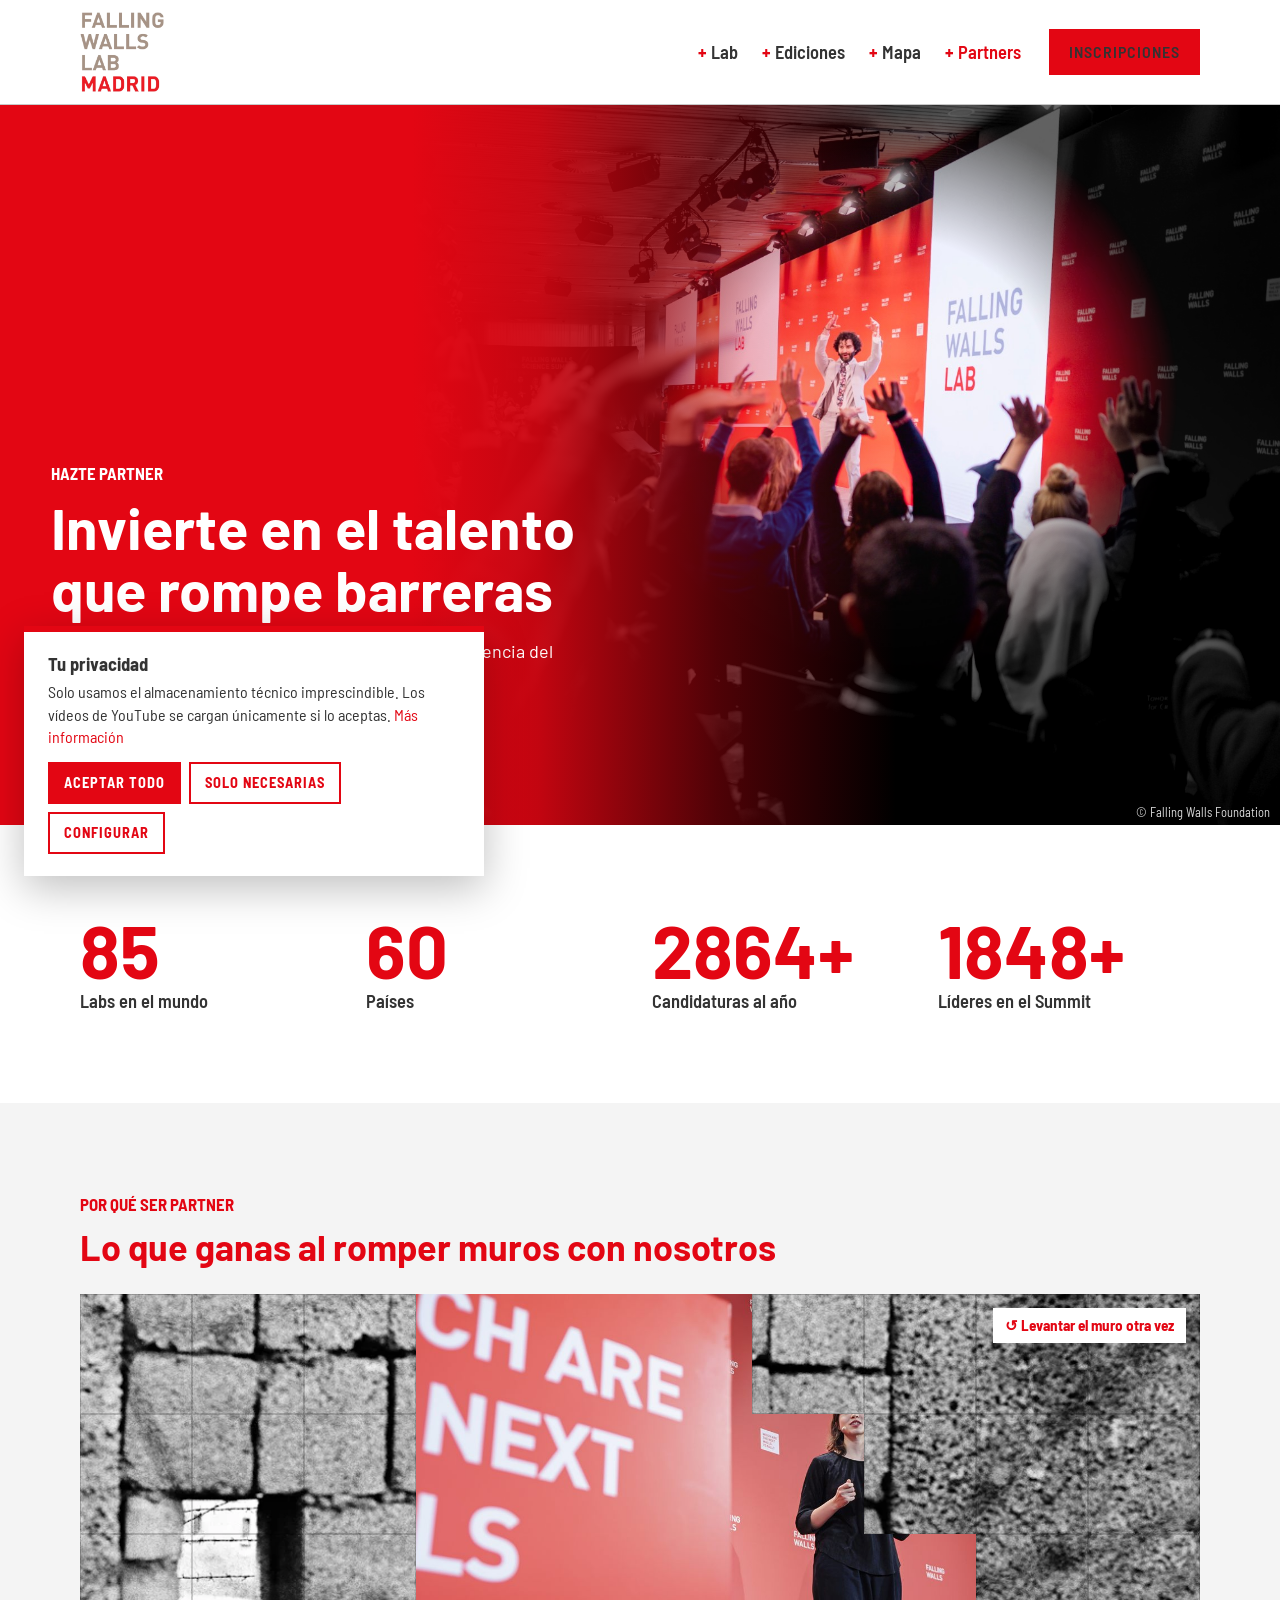
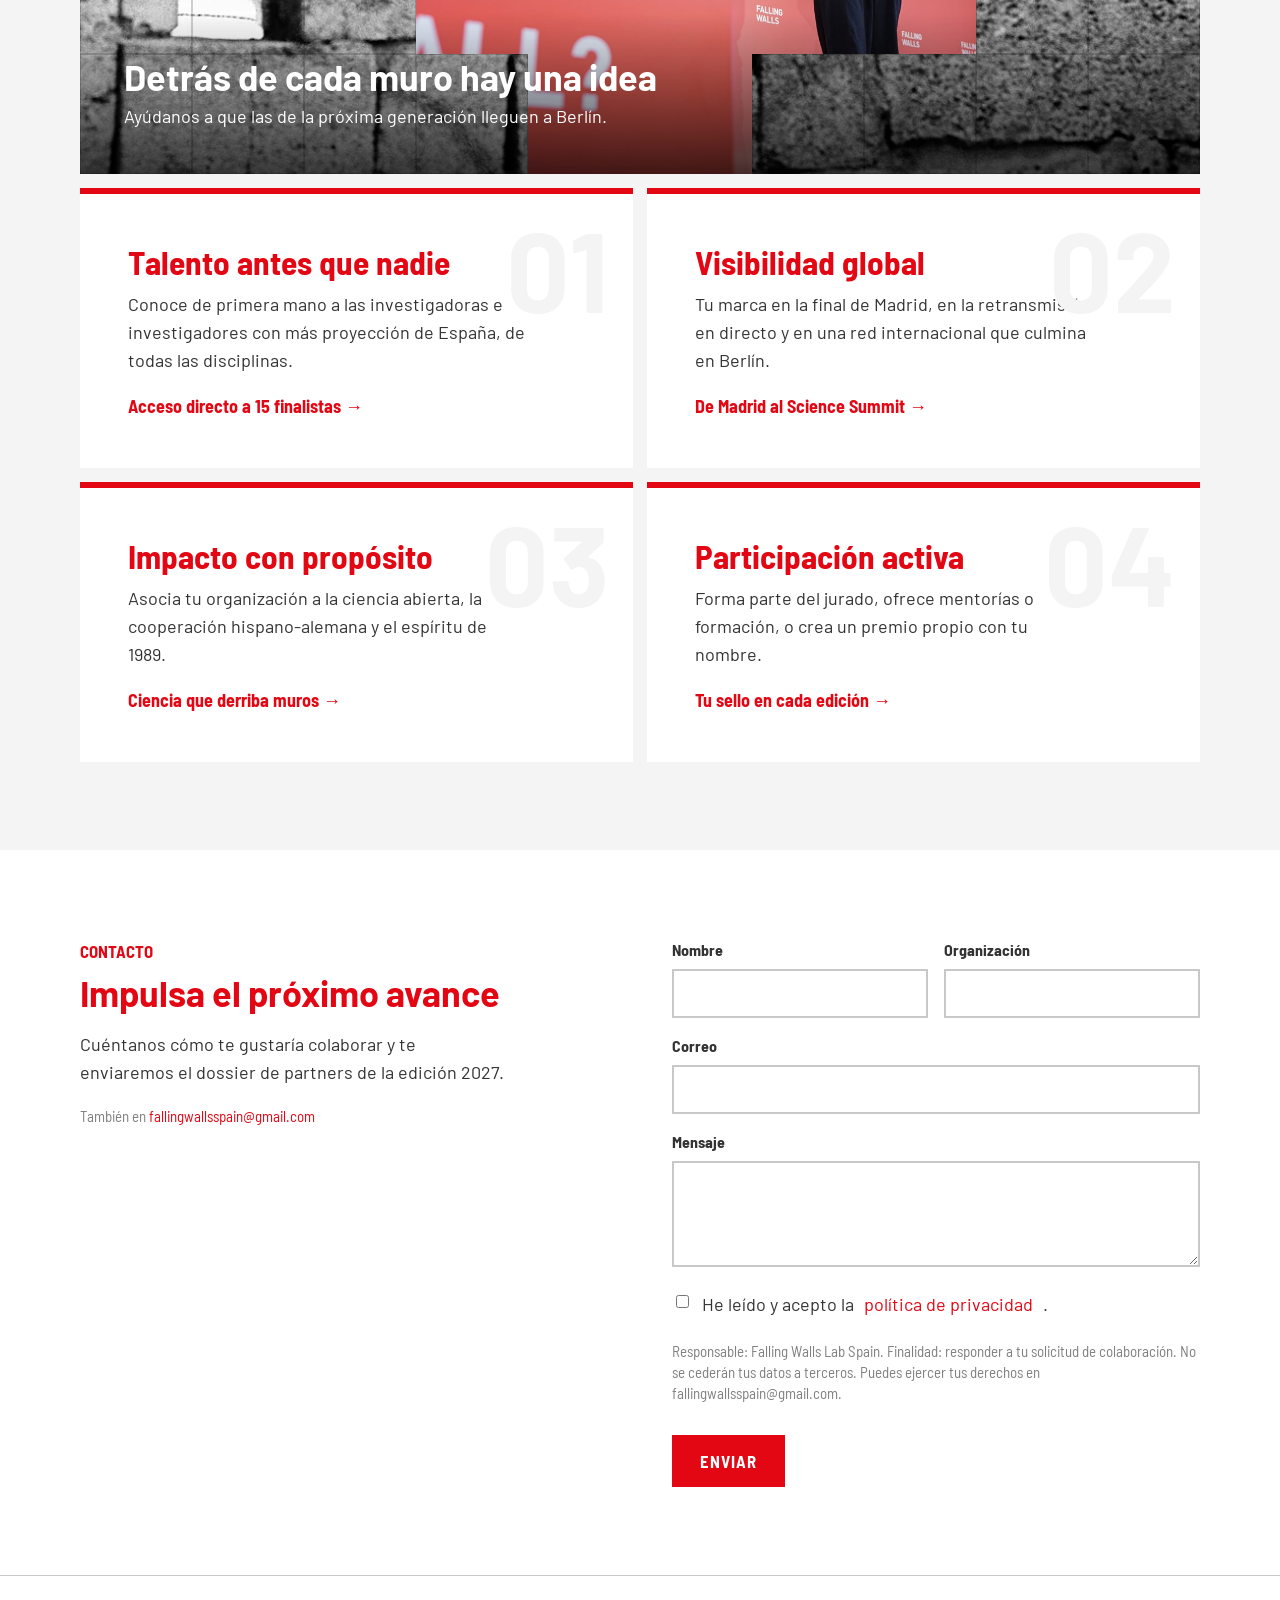
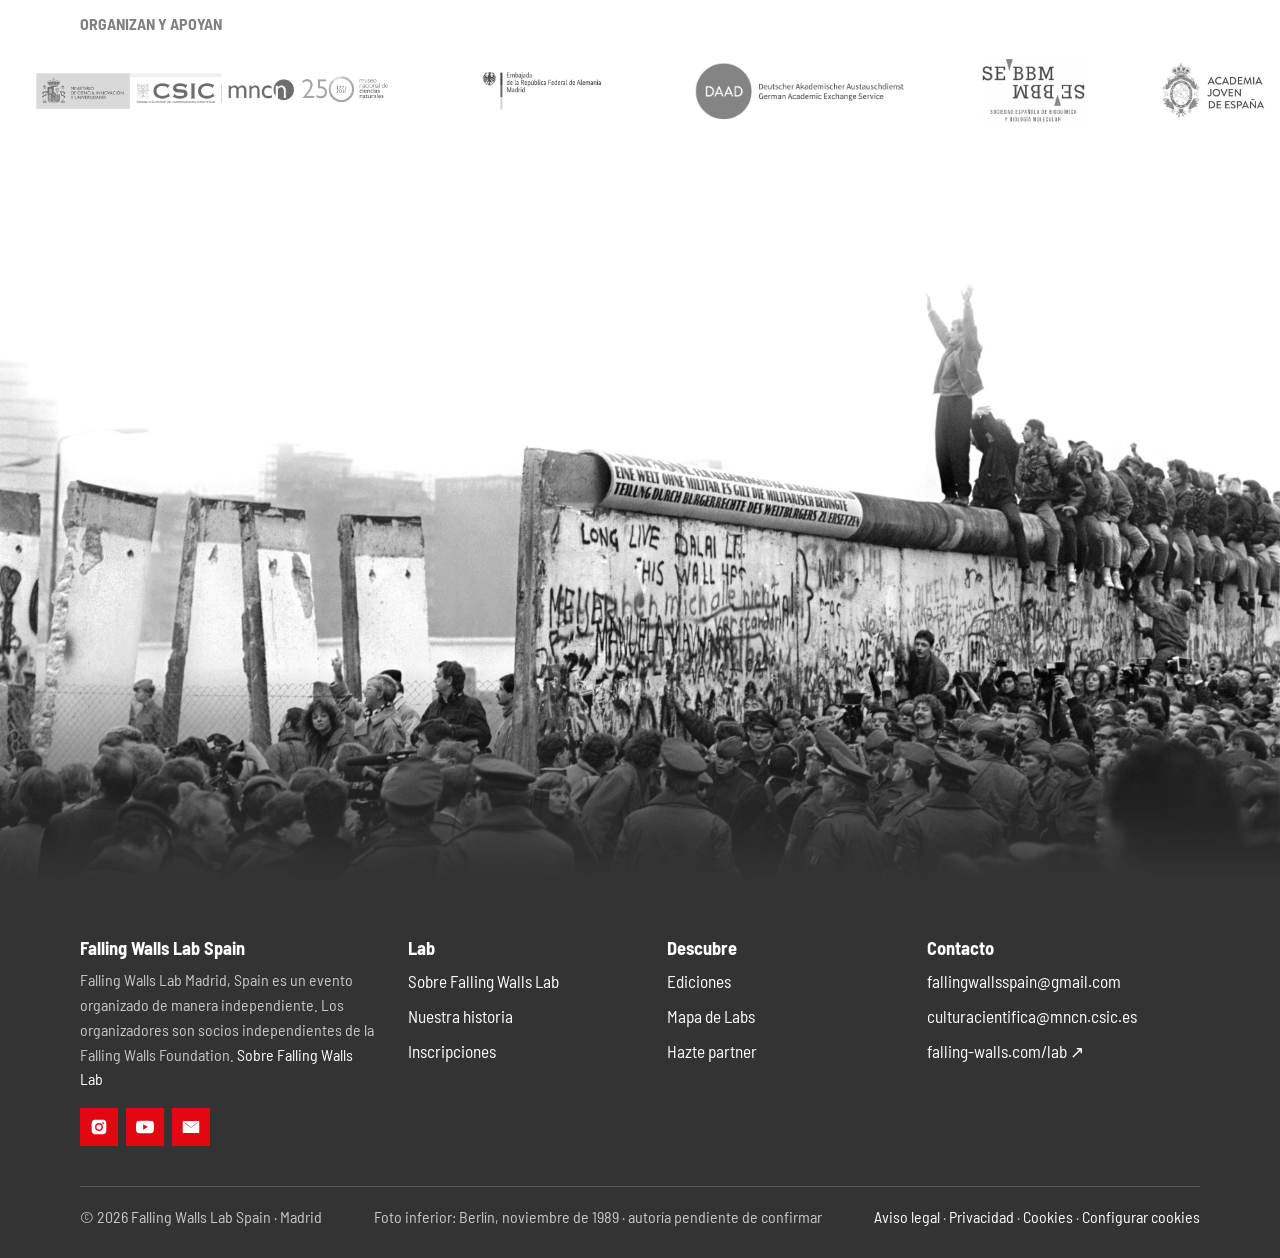
<file: partners.html>
<!doctype html>
<html lang="es">
<head>
  <meta charset="utf-8">
  <meta name="viewport" content="width=device-width, initial-scale=1">
  <title>Partners · Falling Walls Lab Spain</title>
  <meta name="description" content="Invierte en el talento que rompe barreras: hazte partner de Falling Walls Lab Madrid.">
  <meta name="theme-color" content="#e30613">
  <link rel="icon" href="assets/logos/fwlab-primary.svg" type="image/svg+xml">
  <link rel="stylesheet" href="css/fonts.css">
  <link rel="stylesheet" href="css/styles.css">
</head>
<body>
  <div id="site-header"></div>
  <main id="main">
    <section class="spot" data-spot>
      <img class="spot__base" src="assets/fotos/berlin-publico-manos.jpg" alt="" width="2000" height="1333">
      <img class="spot__color" src="assets/fotos/berlin-publico-manos.jpg" alt="Público con las manos en alto durante la Global Finale de Falling Walls Lab en Berlín" width="2000" height="1333">
      <div class="hero-panel">
        <span class="kicker">Hazte partner</span>
        <h1>Invierte en el talento que rompe barreras</h1>
        <p>Apoya a las personas y las ideas que darán forma a la ciencia del mañana, dentro de una red presente en 65 países.</p>
        <div class="cta-row"><a class="btn btn--white" href="#contacto">Hablemos</a></div>
      </div>
      <small class="brickwall__credit">© Falling Walls Foundation</small>
    </section>
    <section class="section">
      <div class="wrap">
        <div class="stats">
          <div class="stat"><b class="red" data-count="91">91</b><span>Labs en el mundo</span></div>
          <div class="stat"><b class="red" data-count="65">65</b><span>Países</span></div>
          <div class="stat"><b class="red" data-count="3100" data-suffix="+">3.100+</b><span>Candidaturas al año</span></div>
          <div class="stat"><b class="red" data-count="2000" data-suffix="+">2.000+</b><span>Líderes en el Summit</span></div>
        </div>
      </div>
    </section>

    <section class="section section--grey">
      <div class="wrap">
        <span class="kicker">Por qué ser partner</span>
        <h2>Lo que ganas al romper muros con nosotros</h2>
        <div class="brickwall" data-brickwall data-wall-img="assets/fotos/muro-1961.webp" data-wall-ratio="1.348" style="margin-top:28px">
          <img class="brickwall__behind" src="assets/fotos/fw25-062.jpg" alt="Escenario de Falling Walls con el lema Which are the next walls to fall?" width="2000" height="1333">
          <div class="brickwall__grid" aria-hidden="true"></div>
          <span class="brickwall__hint" aria-hidden="true">Pasa el cursor para romper el muro</span>
          <button class="brickwall__redo" type="button">↺ Levantar el muro otra vez</button>
          <div class="brickwall__msg"><h2>Detrás de cada muro hay una idea</h2><p>Ayúdanos a que las de la próxima generación lleguen a Berlín.</p></div>
        </div>
        <div class="benefits" style="margin-top:14px">
          <article class="benefit slide-in" tabindex="0">
            <span class="benefit__n" aria-hidden="true">01</span>
            <h3>Talento antes que nadie</h3>
            <p>Conoce de primera mano a las investigadoras e investigadores con más proyección de España, de todas las disciplinas.</p>
            <span class="benefit__arrow">Acceso directo a 15 finalistas →</span>
          </article>
          <article class="benefit slide-in" tabindex="0" style="transition-delay:.12s">
            <span class="benefit__n" aria-hidden="true">02</span>
            <h3>Visibilidad global</h3>
            <p>Tu marca en la final de Madrid, en la retransmisión en directo y en una red internacional que culmina en Berlín.</p>
            <span class="benefit__arrow">De Madrid al Science Summit →</span>
          </article>
          <article class="benefit slide-in" tabindex="0" style="transition-delay:.24s">
            <span class="benefit__n" aria-hidden="true">03</span>
            <h3>Impacto con propósito</h3>
            <p>Asocia tu organización a la ciencia abierta, la cooperación hispano-alemana y el espíritu de 1989.</p>
            <span class="benefit__arrow">Ciencia que derriba muros →</span>
          </article>
          <article class="benefit slide-in" tabindex="0" style="transition-delay:.36s">
            <span class="benefit__n" aria-hidden="true">04</span>
            <h3>Participación activa</h3>
            <p>Forma parte del jurado, ofrece mentorías o formación, o crea un premio propio con tu nombre.</p>
            <span class="benefit__arrow">Tu sello en cada edición →</span>
          </article>
        </div>
      </div>
    </section>

    <section class="section" id="contacto">
      <div class="wrap split" style="align-items:start">
        <div>
          <span class="kicker">Contacto</span>
          <h2>Impulsa el próximo avance</h2>
          <p class="intro">Cuéntanos cómo te gustaría colaborar y te enviaremos el dossier de partners de la edición 2027.</p>
          <p class="small">También en <a href="mailto:fallingwallsspain@gmail.com">fallingwallsspain@gmail.com</a></p>
        </div>
        <form class="form" data-mailto data-subject="Colaboración con Falling Walls Lab Madrid 2027">
          <div class="row">
            <div><label for="p-nombre">Nombre</label><input id="p-nombre" name="Nombre" required autocomplete="name"></div>
            <div><label for="p-org">Organización</label><input id="p-org" name="Organización" required autocomplete="organization"></div>
          </div>
          <div><label for="p-email">Correo</label><input id="p-email" name="Correo" type="email" required autocomplete="email"></div>
          <div><label for="p-msg">Mensaje</label><textarea id="p-msg" name="Mensaje" rows="4"></textarea></div>
          <label class="check"><input type="checkbox" name="privacidad" required> He leído y acepto la <a href="privacidad.html">política de privacidad</a>.</label>
          <p class="form-legal">Responsable: Falling Walls Lab Spain. Finalidad: responder a tu solicitud de colaboración. No se cederán tus datos a terceros. Puedes ejercer tus derechos en fallingwallsspain@gmail.com.</p>
          <div><button class="btn" type="submit">Enviar</button></div>
          <p class="form-msg" role="status">Se ha abierto tu correo con los datos. ¡Gracias!</p>
        </form>
      </div>
    </section>
  </main>
  <div id="site-footer"></div>
  <script src="js/main.js"></script>
</body>
</html>
</file>
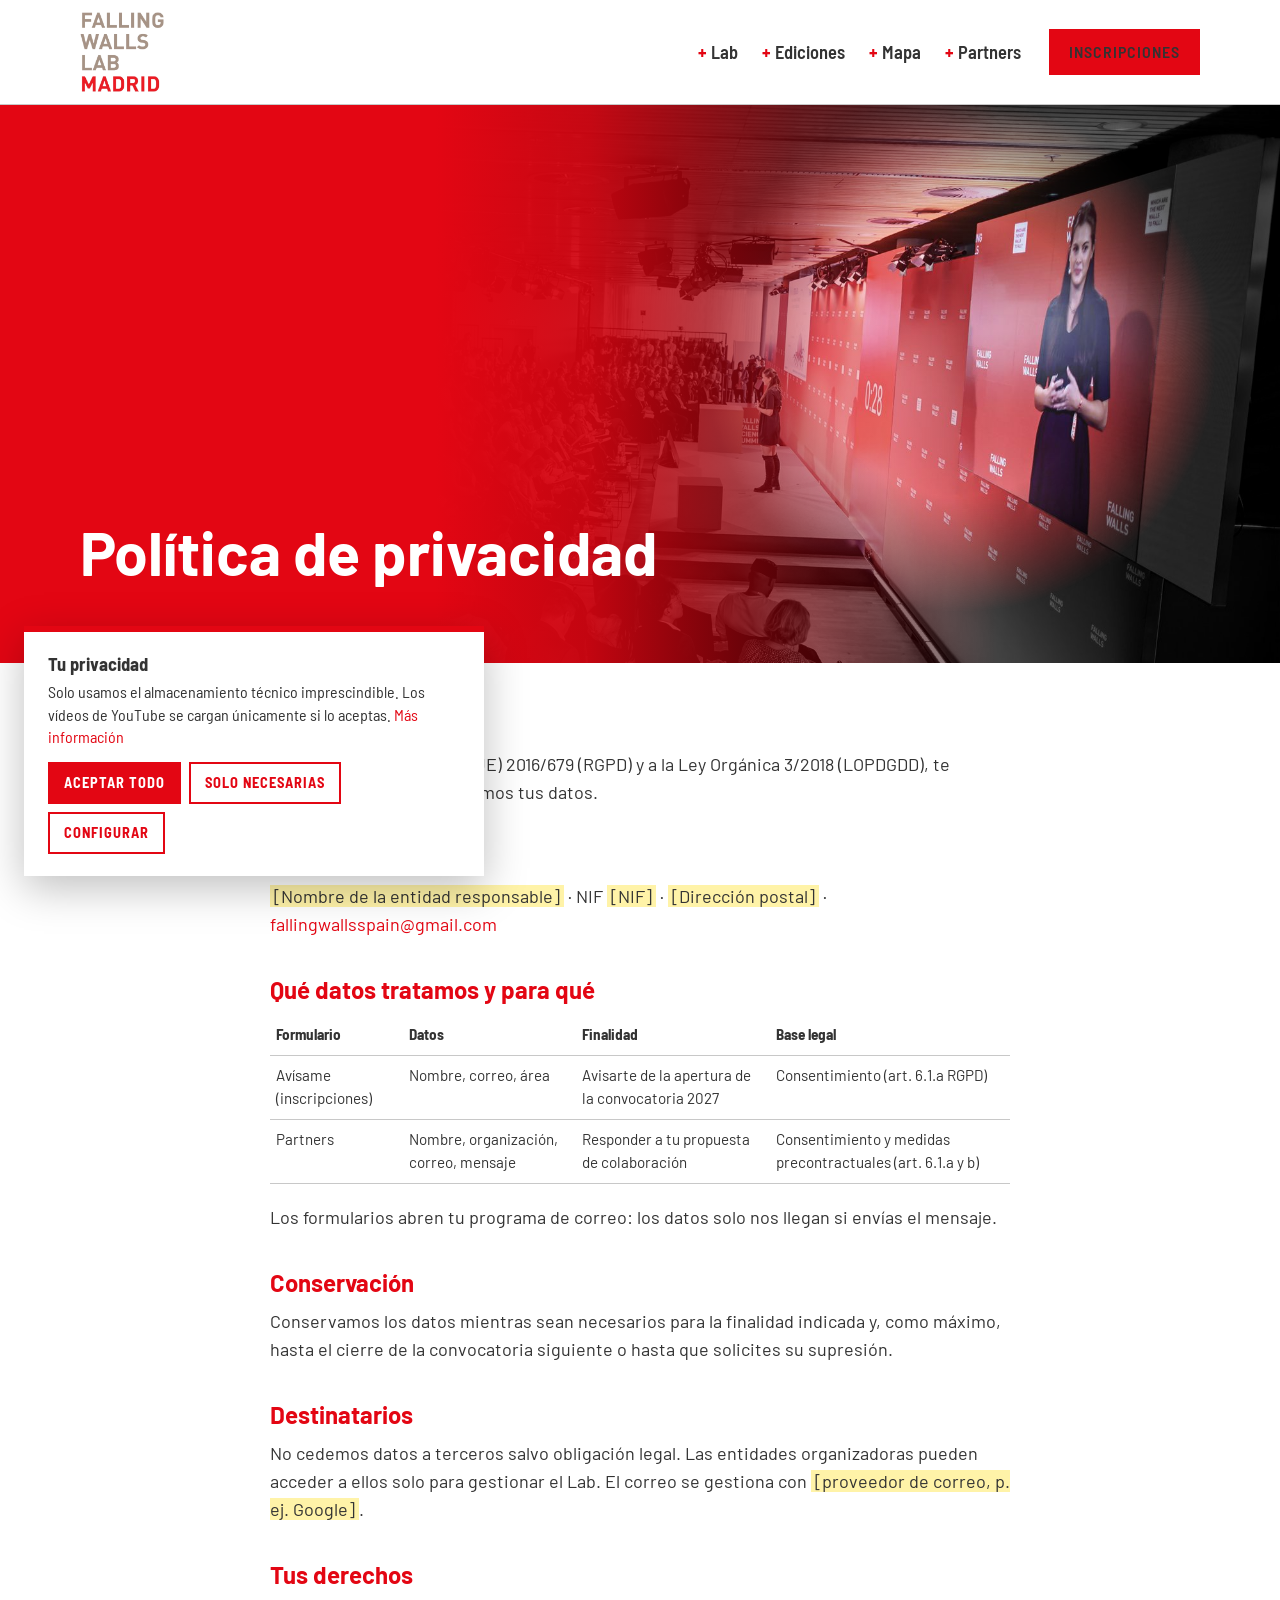
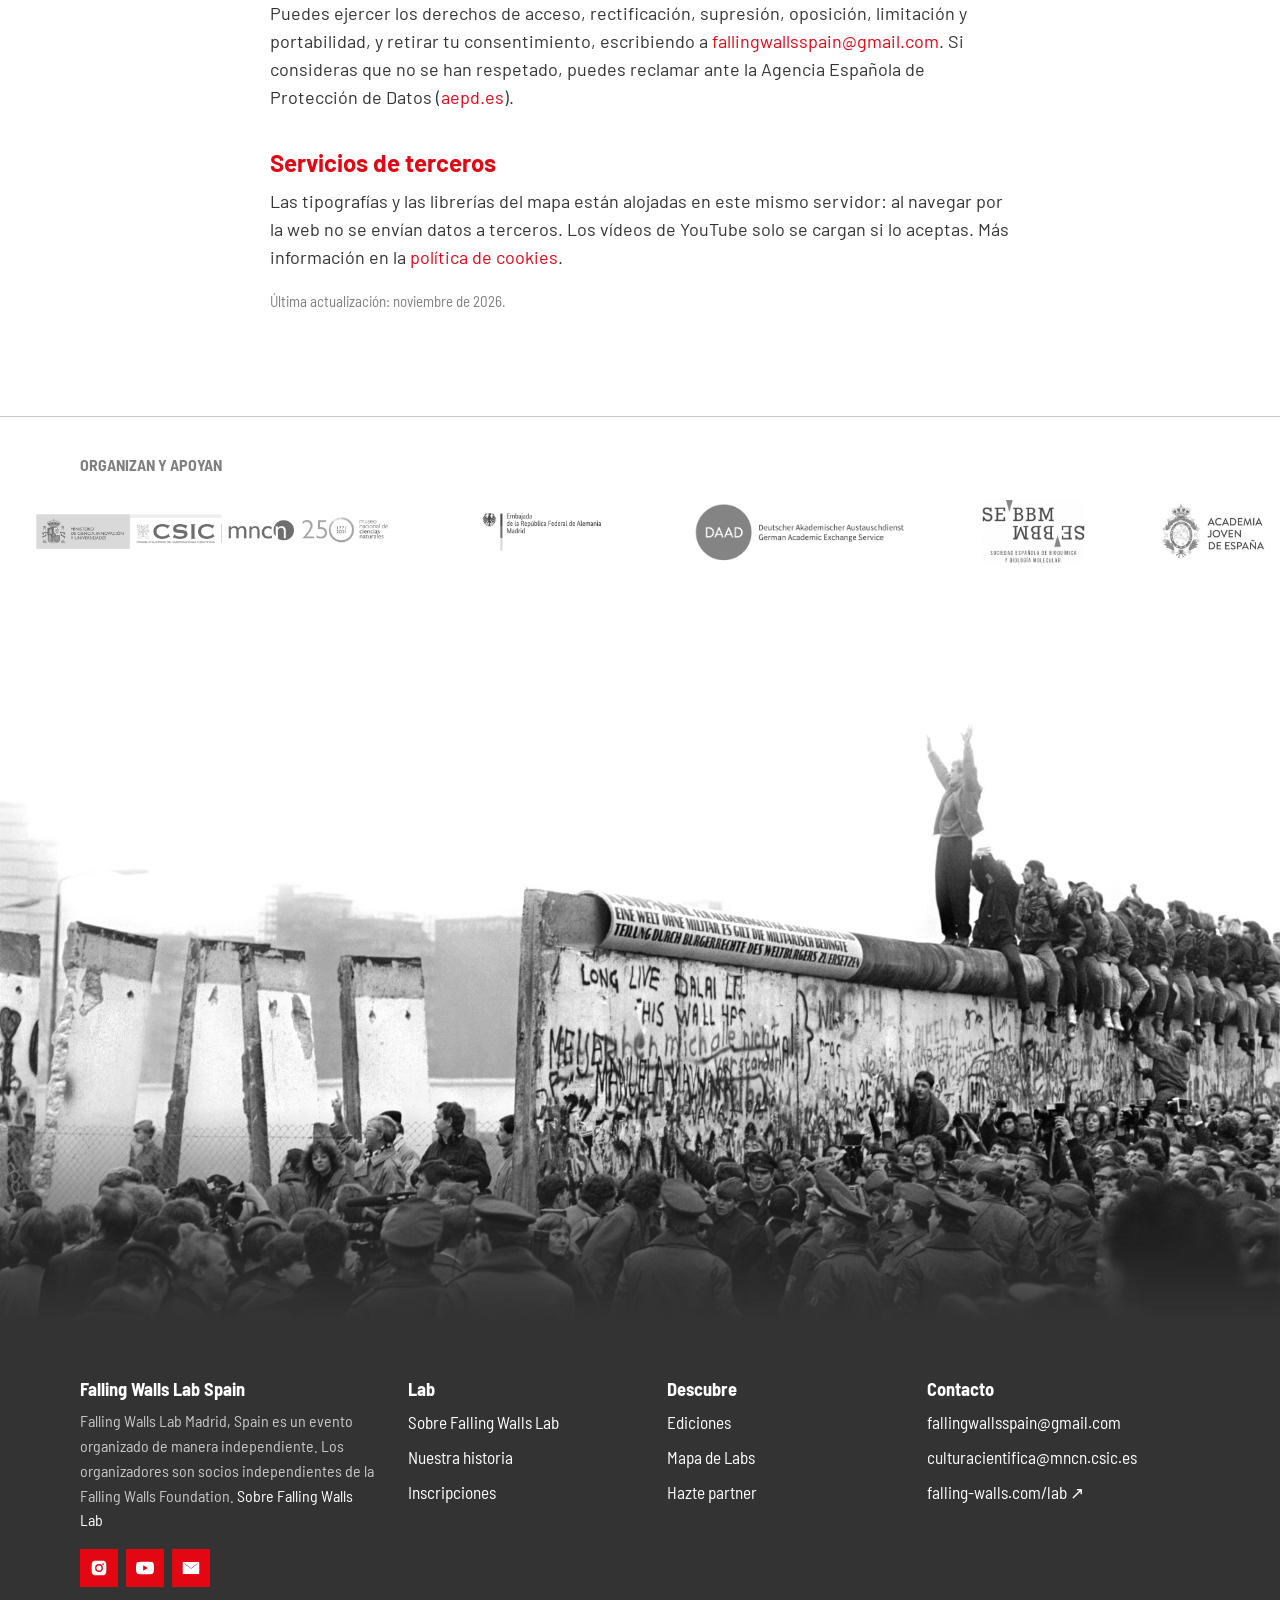
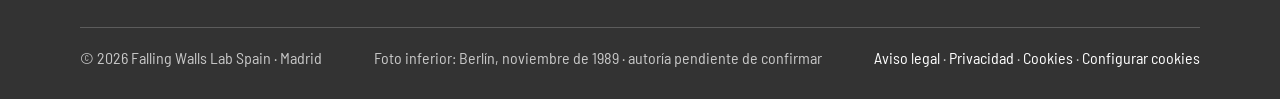
<file: privacidad.html>
<!doctype html>
<html lang="es">
<head>
  <meta charset="utf-8">
  <meta name="viewport" content="width=device-width, initial-scale=1">
  <title>Política de privacidad · Falling Walls Lab Spain</title>
  <meta name="robots" content="noindex">
  <meta name="theme-color" content="#e30613">
  <link rel="icon" href="assets/logos/fwlab-primary.svg" type="image/svg+xml">
  <link rel="stylesheet" href="css/fonts.css">
  <link rel="stylesheet" href="css/styles.css">
</head>
<body>
  <div id="site-header"></div>
  <main id="main">
    <section class="page-head page-head--photo"><img class="page-head__bg" src="assets/fotos/fw25-175.jpg" alt="" aria-hidden="true"><div class="wrap"><h1>Política de privacidad</h1></div></section>
    <section class="section">
      <div class="wrap legal">
        <p>Conforme al Reglamento (UE) 2016/679 (RGPD) y a la Ley Orgánica 3/2018 (LOPDGDD), te informamos de cómo tratamos tus datos.</p>

        <h2>Responsable</h2>
        <p><span class="fill">[Nombre de la entidad responsable]</span> · NIF <span class="fill">[NIF]</span> · <span class="fill">[Dirección postal]</span> · <a href="mailto:fallingwallsspain@gmail.com">fallingwallsspain@gmail.com</a></p>

        <h2>Qué datos tratamos y para qué</h2>
        <table>
          <thead><tr><th>Formulario</th><th>Datos</th><th>Finalidad</th><th>Base legal</th></tr></thead>
          <tbody>
            <tr><td>Avísame (inscripciones)</td><td>Nombre, correo, área</td><td>Avisarte de la apertura de la convocatoria 2027</td><td>Consentimiento (art. 6.1.a RGPD)</td></tr>
            <tr><td>Partners</td><td>Nombre, organización, correo, mensaje</td><td>Responder a tu propuesta de colaboración</td><td>Consentimiento y medidas precontractuales (art. 6.1.a y b)</td></tr>
          </tbody>
        </table>
        <p>Los formularios abren tu programa de correo: los datos solo nos llegan si envías el mensaje.</p>

        <h2>Conservación</h2>
        <p>Conservamos los datos mientras sean necesarios para la finalidad indicada y, como máximo, hasta el cierre de la convocatoria siguiente o hasta que solicites su supresión.</p>

        <h2>Destinatarios</h2>
        <p>No cedemos datos a terceros salvo obligación legal. Las entidades organizadoras pueden acceder a ellos solo para gestionar el Lab. El correo se gestiona con <span class="fill">[proveedor de correo, p. ej. Google]</span>.</p>

        <h2>Tus derechos</h2>
        <p>Puedes ejercer los derechos de acceso, rectificación, supresión, oposición, limitación y portabilidad, y retirar tu consentimiento, escribiendo a <a href="mailto:fallingwallsspain@gmail.com">fallingwallsspain@gmail.com</a>. Si consideras que no se han respetado, puedes reclamar ante la Agencia Española de Protección de Datos (<a href="https://www.aepd.es" target="_blank" rel="noopener">aepd.es</a>).</p>

        <h2>Servicios de terceros</h2>
        <p>Las tipografías y las librerías del mapa están alojadas en este mismo servidor: al navegar por la web no se envían datos a terceros. Los vídeos de YouTube solo se cargan si lo aceptas. Más información en la <a href="cookies.html">política de cookies</a>.</p>
        <p class="small">Última actualización: noviembre de 2026.</p>
      </div>
    </section>
  </main>
  <div id="site-footer"></div>
  <script src="js/main.js"></script>
</body>
</html>
</file>
<file: css/fonts.css>
/* Tipografías alojadas localmente (Barlow y Barlow Semi Condensed, SIL Open Font License) */
/* latin-ext */
@font-face {
  font-family: 'Barlow';
  font-style: normal;
  font-weight: 400;
  font-display: swap;
  src: url(../assets/fonts/barlow-400-latin-ext.woff2) format('woff2');
  unicode-range: U+0100-02BA, U+02BD-02C5, U+02C7-02CC, U+02CE-02D7, U+02DD-02FF, U+0304, U+0308, U+0329, U+1D00-1DBF, U+1E00-1E9F, U+1EF2-1EFF, U+2020, U+20A0-20AB, U+20AD-20C4, U+2113, U+2C60-2C7F, U+A720-A7FF;
}
/* latin */
@font-face {
  font-family: 'Barlow';
  font-style: normal;
  font-weight: 400;
  font-display: swap;
  src: url(../assets/fonts/barlow-400-latin.woff2) format('woff2');
  unicode-range: U+0000-00FF, U+0131, U+0152-0153, U+02BB-02BC, U+02C6, U+02DA, U+02DC, U+0304, U+0308, U+0329, U+2000-206F, U+20AC, U+2122, U+2191, U+2193, U+2212, U+2215, U+FEFF, U+FFFD;
}
/* latin-ext */
@font-face {
  font-family: 'Barlow';
  font-style: normal;
  font-weight: 600;
  font-display: swap;
  src: url(../assets/fonts/barlow-600-latin-ext.woff2) format('woff2');
  unicode-range: U+0100-02BA, U+02BD-02C5, U+02C7-02CC, U+02CE-02D7, U+02DD-02FF, U+0304, U+0308, U+0329, U+1D00-1DBF, U+1E00-1E9F, U+1EF2-1EFF, U+2020, U+20A0-20AB, U+20AD-20C4, U+2113, U+2C60-2C7F, U+A720-A7FF;
}
/* latin */
@font-face {
  font-family: 'Barlow';
  font-style: normal;
  font-weight: 600;
  font-display: swap;
  src: url(../assets/fonts/barlow-600-latin.woff2) format('woff2');
  unicode-range: U+0000-00FF, U+0131, U+0152-0153, U+02BB-02BC, U+02C6, U+02DA, U+02DC, U+0304, U+0308, U+0329, U+2000-206F, U+20AC, U+2122, U+2191, U+2193, U+2212, U+2215, U+FEFF, U+FFFD;
}
/* latin-ext */
@font-face {
  font-family: 'Barlow';
  font-style: normal;
  font-weight: 700;
  font-display: swap;
  src: url(../assets/fonts/barlow-700-latin-ext.woff2) format('woff2');
  unicode-range: U+0100-02BA, U+02BD-02C5, U+02C7-02CC, U+02CE-02D7, U+02DD-02FF, U+0304, U+0308, U+0329, U+1D00-1DBF, U+1E00-1E9F, U+1EF2-1EFF, U+2020, U+20A0-20AB, U+20AD-20C4, U+2113, U+2C60-2C7F, U+A720-A7FF;
}
/* latin */
@font-face {
  font-family: 'Barlow';
  font-style: normal;
  font-weight: 700;
  font-display: swap;
  src: url(../assets/fonts/barlow-700-latin.woff2) format('woff2');
  unicode-range: U+0000-00FF, U+0131, U+0152-0153, U+02BB-02BC, U+02C6, U+02DA, U+02DC, U+0304, U+0308, U+0329, U+2000-206F, U+20AC, U+2122, U+2191, U+2193, U+2212, U+2215, U+FEFF, U+FFFD;
}
/* latin-ext */
@font-face {
  font-family: 'Barlow Semi Condensed';
  font-style: normal;
  font-weight: 400;
  font-display: swap;
  src: url(../assets/fonts/barlowsemicondensed-400-latin-ext.woff2) format('woff2');
  unicode-range: U+0100-02BA, U+02BD-02C5, U+02C7-02CC, U+02CE-02D7, U+02DD-02FF, U+0304, U+0308, U+0329, U+1D00-1DBF, U+1E00-1E9F, U+1EF2-1EFF, U+2020, U+20A0-20AB, U+20AD-20C4, U+2113, U+2C60-2C7F, U+A720-A7FF;
}
/* latin */
@font-face {
  font-family: 'Barlow Semi Condensed';
  font-style: normal;
  font-weight: 400;
  font-display: swap;
  src: url(../assets/fonts/barlowsemicondensed-400-latin.woff2) format('woff2');
  unicode-range: U+0000-00FF, U+0131, U+0152-0153, U+02BB-02BC, U+02C6, U+02DA, U+02DC, U+0304, U+0308, U+0329, U+2000-206F, U+20AC, U+2122, U+2191, U+2193, U+2212, U+2215, U+FEFF, U+FFFD;
}
/* latin-ext */
@font-face {
  font-family: 'Barlow Semi Condensed';
  font-style: normal;
  font-weight: 600;
  font-display: swap;
  src: url(../assets/fonts/barlowsemicondensed-600-latin-ext.woff2) format('woff2');
  unicode-range: U+0100-02BA, U+02BD-02C5, U+02C7-02CC, U+02CE-02D7, U+02DD-02FF, U+0304, U+0308, U+0329, U+1D00-1DBF, U+1E00-1E9F, U+1EF2-1EFF, U+2020, U+20A0-20AB, U+20AD-20C4, U+2113, U+2C60-2C7F, U+A720-A7FF;
}
/* latin */
@font-face {
  font-family: 'Barlow Semi Condensed';
  font-style: normal;
  font-weight: 600;
  font-display: swap;
  src: url(../assets/fonts/barlowsemicondensed-600-latin.woff2) format('woff2');
  unicode-range: U+0000-00FF, U+0131, U+0152-0153, U+02BB-02BC, U+02C6, U+02DA, U+02DC, U+0304, U+0308, U+0329, U+2000-206F, U+20AC, U+2122, U+2191, U+2193, U+2212, U+2215, U+FEFF, U+FFFD;
}
/* latin-ext */
@font-face {
  font-family: 'Barlow Semi Condensed';
  font-style: normal;
  font-weight: 700;
  font-display: swap;
  src: url(../assets/fonts/barlowsemicondensed-700-latin-ext.woff2) format('woff2');
  unicode-range: U+0100-02BA, U+02BD-02C5, U+02C7-02CC, U+02CE-02D7, U+02DD-02FF, U+0304, U+0308, U+0329, U+1D00-1DBF, U+1E00-1E9F, U+1EF2-1EFF, U+2020, U+20A0-20AB, U+20AD-20C4, U+2113, U+2C60-2C7F, U+A720-A7FF;
}
/* latin */
@font-face {
  font-family: 'Barlow Semi Condensed';
  font-style: normal;
  font-weight: 700;
  font-display: swap;
  src: url(../assets/fonts/barlowsemicondensed-700-latin.woff2) format('woff2');
  unicode-range: U+0000-00FF, U+0131, U+0152-0153, U+02BB-02BC, U+02C6, U+02DA, U+02DC, U+0304, U+0308, U+0329, U+2000-206F, U+20AC, U+2122, U+2191, U+2193, U+2212, U+2215, U+FEFF, U+FFFD;
}
</file>
<file: css/styles.css>
/* ==========================================================================
   Falling Walls Lab Spain · Madrid
   Línea visual de falling-walls.com + guía "Lab Promotion & Branding 2026".
   Titulares: Barlow (bold, MAYÚSCULAS).
   Subtítulos, menú y letra pequeña: Barlow Semi Condensed.
   Colores: rojo #e30613 · grises #333333 / #808080 / #c8c8c8.
   ========================================================================== */

:root {
  --red: #e30613;
  --red-dark: #b8040f;
  --red-15: #fbdadc;
  --g80: #333333;
  --g50: #808080;
  --g22: #c8c8c8;
  --g08: #f4f4f4;
  --title: "Barlow", Arial, sans-serif;
  --sub: "Barlow Semi Condensed", "Barlow", Arial, sans-serif;
  --body: "Barlow", Arial, sans-serif;
  --wrap: 1200px;
  --gutter: clamp(16px, 4vw, 40px);
  --header-h: 104px;
}

*, *::before, *::after { box-sizing: border-box; }
html { scroll-behavior: smooth; scroll-padding-top: calc(var(--header-h) + 16px); }
body { margin: 0; font-family: var(--body); font-size: 18px; line-height: 1.55; color: var(--g80); background: #fff; -webkit-font-smoothing: antialiased; }
img { max-width: 100%; height: auto; display: block; }
a { color: var(--red); text-decoration: none; }
a:hover { text-decoration: underline; }
p { margin: 0 0 1em; }
:focus-visible { outline: 3px solid var(--red); outline-offset: 3px; }
.wrap { max-width: var(--wrap); margin: 0 auto; padding: 0 var(--gutter); }
.sr-only { position: absolute; width: 1px; height: 1px; overflow: hidden; clip: rect(0 0 0 0); white-space: nowrap; }
.skip { position: absolute; left: -9999px; top: 0; background: var(--red); color: #fff; padding: 10px 16px; z-index: 999; }
.skip:focus { left: 16px; }

/* ---------- Tipografía ---------- */
h1, h2 { font-family: var(--title); font-weight: 700; line-height: 1.08; margin: 0 0 .5em; overflow-wrap: break-word; hyphens: auto; text-wrap: balance; }
h1 { font-size: clamp(2.3rem, 5.6vw, 4.4rem); }
h2 { font-size: clamp(1.7rem, 3vw, 2.25rem); color: var(--red); }
h3, h4 { font-family: var(--sub); font-weight: 700; line-height: 1.15; margin: 0 0 .5em; overflow-wrap: break-word; hyphens: auto; text-wrap: balance; }
.intro, .page-head p, .hero p, .card__label, .quote blockquote, figcaption { text-wrap: balance; }
h3 { font-size: 1.4rem; }
h4 { font-size: 1.15rem; }
.intro { font-size: clamp(1.15rem, 1.8vw, 1.35rem); line-height: 1.45; max-width: 62ch; }
.kicker { display: inline-block; font-family: var(--sub); font-size: 1.05rem; font-weight: 700; text-transform: uppercase; color: var(--red); margin-bottom: 10px; }
.small, .credit { font-family: var(--sub); font-size: .95rem; color: var(--g50); }
.credit { margin-top: 10px; }
.grey { color: var(--g50); }
.red { color: var(--red); }

/* ---------- Botones ---------- */
.btn { display: inline-flex; align-items: center; justify-content: center; gap: .6em; background: var(--red); color: #fff; font: 700 1.05rem/1.1 var(--sub); text-transform: uppercase; letter-spacing: 1px; padding: 15px 26px; border: 2px solid var(--red); cursor: pointer; text-align: center; transition: background .2s, color .2s, border-color .2s; }
.btn:hover { background: var(--red-dark); border-color: var(--red-dark); text-decoration: none; }
.btn--line { background: #fff; color: var(--red); }
.btn--line:hover { background: var(--red); color: #fff; }
.btn--white { background: #fff; color: var(--red); border-color: #fff; }
.btn--white:hover { background: transparent; color: #fff; border-color: #fff; }
.btn--off, .btn--off:hover { background: rgba(255,255,255,.25); border-color: transparent; color: #fff; cursor: not-allowed; }
.more { font-family: var(--sub); font-weight: 700; font-size: 1.05rem; }
.more::after { content: " →"; }
.cta-row { display: flex; gap: 14px; flex-wrap: wrap; margin-top: 28px; }

/* ---------- Cabecera (como falling-walls.com) ---------- */
.site-header { position: sticky; top: 0; z-index: 50; background: #fff; border-bottom: 1px solid var(--g22); }
.site-header .wrap { display: flex; align-items: center; justify-content: space-between; height: var(--header-h); gap: 24px; }
.brand { flex: none; display: block; line-height: 0; }
.brand img { height: 80px; width: auto; aspect-ratio: 583 / 553; object-fit: contain; }
.nav { display: flex; align-items: center; gap: 28px; }
.nav ul { list-style: none; margin: 0; padding: 0; display: flex; gap: 24px; }
.nav a { font-family: var(--sub); font-weight: 600; font-size: 1.15rem; color: var(--g80); white-space: nowrap; }
.nav ul a::before { content: "+ "; color: var(--red); font-weight: 700; }
.nav ul a:hover, .nav ul a[aria-current="page"] { color: var(--red); text-decoration: none; }
.nav .btn { padding: 12px 18px; font-size: 1rem; }
.nav-toggle { display: none; background: none; border: 0; cursor: pointer; width: 44px; height: 44px; padding: 10px; }
.nav-toggle span { display: block; height: 3px; background: var(--g80); margin: 5px 0; transition: transform .2s, opacity .2s; }
@media (max-width: 1100px) {
  :root { --header-h: 80px; }
  .brand img { height: 58px; }
  .nav-toggle { display: block; }
  .nav { position: fixed; left: 0; right: 0; bottom: 0; top: var(--header-h); background: #fff; padding: 20px var(--gutter); transform: translateX(100%); transition: transform .25s; overflow-y: auto; flex-direction: column; align-items: stretch; gap: 20px; }
  .nav.is-open { transform: none; }
  .nav ul { flex-direction: column; gap: 0; }
  .nav li { border-bottom: 1px solid var(--g22); }
  .nav ul a { display: block; padding: 15px 0; font-size: 1.3rem; }
  .nav .btn { padding: 16px; }
  .nav-toggle[aria-expanded="true"] span:nth-child(1) { transform: translateY(8px) rotate(45deg); }
  .nav-toggle[aria-expanded="true"] span:nth-child(2) { opacity: 0; }
  .nav-toggle[aria-expanded="true"] span:nth-child(3) { transform: translateY(-8px) rotate(-45deg); }
}

/* ---------- Hero rojo ---------- */
.hero { background: var(--red); color: #fff; }
.hero .wrap { display: grid; grid-template-columns: minmax(0, 1fr) auto; gap: 48px; align-items: center; padding-top: clamp(56px, 8vw, 104px); padding-bottom: clamp(56px, 8vw, 104px); }
.hero h1 { color: #fff; margin-bottom: .35em; max-width: 14ch; }
.hero p { font-size: 1.3rem; max-width: 44ch; margin: 0; }
.nowrap { white-space: nowrap; }
.cursor { display: inline-block; width: .07em; height: .85em; background: currentColor; margin-left: .08em; vertical-align: -.02em; animation: blink 1s steps(1) infinite; }
@keyframes blink { 50% { opacity: 0; } }
.hero__box { background: #fff; width: clamp(200px, 22vw, 290px); aspect-ratio: 1; display: grid; place-items: center; padding: 30px; }
.hero__box img { width: 100%; }
@media (max-width: 760px) { .hero .wrap { grid-template-columns: minmax(0, 1fr); } .hero__box { width: 170px; padding: 20px; order: -1; } }
.cta-strip { padding: 28px 0 0; }
.cta-strip .wrap { display: flex; gap: 16px 28px; align-items: center; flex-wrap: wrap; }
.cta-strip p { margin: 0; font-family: var(--sub); color: var(--g50); font-size: 1.1rem; }

/* Cabecera interior */
.page-head { background: var(--red); color: #fff; }
.page-head .wrap { padding-top: clamp(44px, 6vw, 72px); padding-bottom: clamp(40px, 5vw, 60px); }
.page-head h1 { color: #fff; font-size: clamp(2.2rem, 5vw, 3.8rem); margin-bottom: .3em; }
.page-head p { font-size: 1.25rem; max-width: 60ch; margin: 0; color: #fff; }
.page-head .kicker { color: #fff; }
.breadcrumb { font-family: var(--sub); font-size: 1rem; padding: 16px 0 0; color: var(--g50); }
.breadcrumb a { color: var(--g50); }

/* ---------- Secciones ---------- */
.section { padding: clamp(52px, 7vw, 88px) 0; }
.section--grey { background: var(--g08); }
.section--red { background: var(--red); color: #fff; }
.section--red h2, .section--red h3, .section--red .kicker { color: #fff; }
.section--dark { background: var(--g80); color: #fff; }
.section--dark h2, .section--dark .kicker { color: #fff; }
.head-row { display: flex; justify-content: space-between; align-items: end; gap: 20px; margin-bottom: 28px; flex-wrap: wrap; }
.head-row h2 { margin: 0; }
.split { display: grid; grid-template-columns: minmax(0, 1fr) minmax(0, 1fr); gap: clamp(28px, 5vw, 64px); align-items: center; }
@media (max-width: 860px) { .split { grid-template-columns: minmax(0, 1fr); } }
.text-col { max-width: 800px; }
.grid { display: grid; gap: 28px; align-items: start; }
.grid--4 { grid-template-columns: repeat(4, minmax(0, 1fr)); }
.grid--3 { grid-template-columns: repeat(3, minmax(0, 1fr)); }
.grid--2 { grid-template-columns: repeat(2, minmax(0, 1fr)); }
@media (max-width: 1000px) { .grid--4 { grid-template-columns: repeat(2, minmax(0, 1fr)); } }
@media (max-width: 860px) { .grid--3 { grid-template-columns: minmax(0, 1fr); } }
@media (max-width: 600px) { .grid--4, .grid--2 { grid-template-columns: minmax(0, 1fr); } }

/* Todas las fotos de la web en recuadros iguales (3:2). Clic = foto completa. */
.zoom { cursor: zoom-in; }
.card__img img, .carousel img, .masonry img, .split figure img, .grid figure img {
  width: 100%; height: auto; aspect-ratio: 3 / 2; object-fit: cover; object-position: var(--obj, center 40%);
}
figure { margin: 0; }
figcaption { font-family: var(--sub); font-size: 1rem; padding-top: 8px; color: var(--g80); }

/* ---------- Tarjetas (como "Key insights") ---------- */
.card { display: flex; flex-direction: column; color: var(--g80); }
.card:hover { text-decoration: none; }
.card__label { display: block; background: var(--red); color: #fff; font-family: var(--sub); font-weight: 700; text-transform: uppercase; font-size: .95rem; line-height: 1.25; padding: 8px 12px; overflow-wrap: break-word; hyphens: auto; }
.card__img { overflow: hidden; background: var(--g08); }
.card__img img { width: 100%; transition: transform .5s; }
.card:hover .card__img img { transform: scale(1.03); }
.card__body { padding: 14px 0 0; }
.card__body h3 { font-size: 1.3rem; margin: 0 0 4px; }
.card__body p { margin: 0; font-family: var(--sub); color: var(--g50); font-size: 1.05rem; }

/* ---------- Pilares ---------- */
.pillar { border-top: 6px solid var(--red); padding-top: 20px; }
.pillar b { display: block; font-family: var(--title); font-size: 3.2rem; line-height: 1; color: var(--red); margin-bottom: 10px; }
.pillar p { color: var(--g50); margin: 0; }

/* ---------- Carrusel (altura fija, foto completa) ---------- */
.carousel__track { display: flex; gap: 12px; overflow-x: auto; scroll-snap-type: x mandatory; scrollbar-width: none; padding-bottom: 4px; }
.carousel__track::-webkit-scrollbar { display: none; }
.carousel figure { flex: 0 0 clamp(260px, calc((100% - 24px) / 3), 400px); scroll-snap-align: start; overflow: hidden; }
.carousel__nav { display: flex; gap: 8px; }
.carousel__nav button { width: 46px; height: 46px; border: 2px solid var(--red); background: #fff; color: var(--red); font-size: 1.2rem; cursor: pointer; }
.carousel__nav button:hover { background: var(--red); color: #fff; }

/* ---------- Galería tipo mosaico (sin recortes) ---------- */
.masonry { display: grid; grid-template-columns: repeat(3, minmax(0, 1fr)); gap: 12px; }
@media (max-width: 860px) { .masonry { grid-template-columns: repeat(2, minmax(0, 1fr)); } }
@media (max-width: 480px) { .masonry { grid-template-columns: minmax(0, 1fr); } }
.masonry figure { overflow: hidden; background: var(--g08); }
.masonry img { transition: transform .5s; }
.masonry figure:hover img { transform: scale(1.03); }

/* ---------- Cita ---------- */
.quote { border-left: 6px solid var(--red); padding-left: clamp(18px, 3vw, 32px); max-width: 920px; }
.quote blockquote { margin: 0 0 12px; font-family: var(--title); font-size: clamp(1.4rem, 2.6vw, 2rem); font-weight: 700; line-height: 1.25; }
.quote cite { font-style: normal; font-family: var(--sub); color: var(--g50); font-size: 1.05rem; }

/* ---------- Tríptico 9 de noviembre ---------- */
.triptych { display: grid; grid-template-columns: repeat(3, minmax(0, 1fr)); gap: 12px; }
.triptych > div { padding: 28px 24px 30px; min-height: 260px; display: flex; flex-direction: column; justify-content: space-between; }
.triptych > div:nth-child(1) { background: var(--g80); color: #fff; }
.triptych > div:nth-child(2) { background: var(--red); color: #fff; }
.triptych > div:nth-child(3) { background: var(--g08); }
.triptych time { font-family: var(--title); font-weight: 700; font-size: clamp(2.4rem, 4vw, 3.4rem); line-height: 1; }
.triptych h3 { margin: 18px 0 6px; font-size: 1.3rem; }
.triptych p { margin: 0; font-family: var(--sub); font-size: 1.05rem; }
@media (max-width: 860px) { .triptych { grid-template-columns: minmax(0, 1fr); } .triptych > div { min-height: 0; } }

/* ---------- Pestañas ---------- */
.tabs { display: flex; border-bottom: 2px solid var(--red); overflow-x: auto; scrollbar-width: none; margin-bottom: 32px; }
.tabs::-webkit-scrollbar { display: none; }
.tabs button { flex: none; background: none; border: 0; padding: 12px 22px; font: 700 1.5rem var(--title); color: var(--g50); cursor: pointer; border-bottom: 6px solid transparent; margin-bottom: -2px; }
.tabs button[aria-selected="true"] { color: var(--red); border-bottom-color: var(--red); }
.tabs button:hover { color: var(--red); }
.tab-panel[hidden] { display: none; }
.tab-panel { animation: fade .35s ease; }
@keyframes fade { from { opacity: 0; transform: translateY(8px); } to { opacity: 1; transform: none; } }
.facts { display: flex; flex-wrap: wrap; gap: 6px 26px; font-family: var(--sub); color: var(--g50); font-size: 1.1rem; margin-bottom: 22px; }
.podium { list-style: none; margin: 0 0 32px; padding: 0; display: grid; grid-template-columns: repeat(3, minmax(0, 1fr)); gap: 18px; }
.podium li { border-top: 6px solid var(--g22); padding-top: 12px; min-width: 0; }
.podium li.is-first { border-top-color: var(--red); }
.podium .place { display: block; font-family: var(--sub); font-weight: 700; text-transform: uppercase; color: var(--red); margin-bottom: 4px; }
.podium strong { display: block; font-size: 1.15rem; }
.podium em { display: block; font-style: normal; font-family: var(--sub); color: var(--g50); overflow-wrap: break-word; }
@media (max-width: 760px) { .podium { grid-template-columns: minmax(0, 1fr); } }

/* ---------- Línea temporal ---------- */
.timeline { list-style: none; margin: 0; padding: 0; display: grid; grid-template-columns: repeat(4, minmax(0, 1fr)); gap: 0 20px; }
.timeline li { border-top: 6px solid var(--g22); padding-top: 16px; min-width: 0; }
.timeline li.is-key { border-top-color: var(--red); }
.timeline time { display: block; font-family: var(--title); font-weight: 700; font-size: 2.2rem; color: var(--red); line-height: 1; margin-bottom: 8px; }
.timeline p { color: var(--g50); margin: 0; }
@media (max-width: 860px) { .timeline { grid-template-columns: repeat(2, minmax(0, 1fr)); row-gap: 28px; } }

/* ---------- Listas / FAQ ---------- */
.checklist { list-style: none; padding: 0; margin: 0; }
.checklist li { padding: 12px 0 12px 30px; border-bottom: 1px solid var(--g22); position: relative; }
.checklist li::before { content: "+"; position: absolute; left: 4px; top: 7px; color: var(--red); font-weight: 700; font-size: 1.3rem; }
.faq details { border-bottom: 1px solid var(--g22); }
.faq summary { cursor: pointer; list-style: none; padding: 18px 40px 18px 0; position: relative; font-family: var(--sub); font-weight: 700; font-size: 1.2rem; }
.faq summary::-webkit-details-marker { display: none; }
.faq summary::after { content: "+"; position: absolute; right: 6px; top: 12px; font-size: 1.6rem; color: var(--red); transition: transform .2s; }
.faq details[open] summary::after { transform: rotate(45deg); }
.faq details > div { padding: 0 0 18px; color: var(--g50); }

/* ---------- Partners: cifras y beneficios animados ---------- */
.stats { display: grid; grid-template-columns: repeat(4, minmax(0, 1fr)); gap: 24px; }
.stat b { display: block; font-family: var(--title); font-weight: 700; font-size: clamp(2.6rem, 6vw, 4.6rem); line-height: 1; }
.stat span { font-family: var(--sub); font-size: 1.15rem; font-weight: 600; }
@media (max-width: 760px) { .stats { grid-template-columns: repeat(2, minmax(0, 1fr)); } }
.benefits { display: grid; grid-template-columns: repeat(2, minmax(0, 1fr)); gap: 14px; }
@media (max-width: 760px) { .benefits { grid-template-columns: minmax(0, 1fr); } }
.benefit { position: relative; overflow: hidden; background: #fff; border-top: 6px solid var(--red); cursor: default; padding: clamp(28px, 4vw, 48px); min-height: 280px; display: flex; flex-direction: column; justify-content: flex-end; isolation: isolate; }
.benefit::before { content: ""; position: absolute; inset: 0; background: var(--red); transform: scaleY(0); transform-origin: bottom; transition: transform .5s cubic-bezier(.7,0,.2,1); z-index: -1; }
.benefit:hover::before, .benefit:focus-within::before { transform: scaleY(1); }
.benefit__n { position: absolute; top: 18px; right: 24px; font-family: var(--title); font-weight: 700; font-size: clamp(4rem, 9vw, 7rem); line-height: 1; color: var(--g08); transition: color .5s, transform .5s; }
.benefit h3 { font-size: clamp(1.5rem, 2.6vw, 2.1rem); color: var(--red); transition: color .5s; margin-bottom: 10px; }
.benefit p { margin: 0; max-width: 40ch; transition: color .5s; }
.benefit:hover h3, .benefit:hover p { color: #fff; }
.benefit:hover .benefit__n { color: rgba(255,255,255,.25); transform: translateY(-6px) scale(1.05); }
.benefit__arrow { display: inline-block; margin-top: 18px; font-family: var(--sub); font-weight: 700; color: var(--red); transition: color .5s, transform .5s; }
.benefit:hover .benefit__arrow { color: #fff; transform: translateX(8px); }
.slide-in { opacity: 0; transform: translateY(40px); transition: opacity .7s, transform .7s cubic-bezier(.2,.8,.2,1); }
.slide-in.is-in { opacity: 1; transform: none; }

/* ---------- Comparador 1989 / hoy (deslizante) ---------- */
.compare { position: relative; aspect-ratio: 12 / 7; overflow: hidden; background: var(--g80); --pos: 36%; user-select: none; touch-action: pan-y; }
.compare img { position: absolute; inset: 0; width: 100%; height: 100%; object-fit: cover; object-position: center 30%; pointer-events: none; }
.compare__before { clip-path: inset(0 calc(100% - var(--pos)) 0 0); }
.compare__bw { filter: grayscale(1) contrast(1.05); }
.compare { aspect-ratio: 2 / 1; }
.compare .compare__right { inset: 0 0 0 auto; width: auto; height: 100%; aspect-ratio: 3 / 2; object-fit: cover; }
@media (max-width: 700px) { .compare { aspect-ratio: 3 / 2; } .compare .compare__right { inset: 0; width: 100%; } }
.compare__line { position: absolute; top: 0; bottom: 0; left: var(--pos); width: 4px; margin-left: -2px; background: #fff; pointer-events: none; }
.compare__knob { position: absolute; top: 50%; left: var(--pos); width: 58px; height: 58px; margin: -29px 0 0 -29px; border-radius: 50%; background: var(--red); border: 4px solid #fff; display: grid; place-items: center; color: #fff; font: 700 1.2rem var(--sub); pointer-events: none; box-shadow: 0 4px 16px rgba(0,0,0,.35); }
.compare__tag { position: absolute; bottom: 16px; padding: 6px 12px; font: 700 1rem var(--sub); text-transform: uppercase; color: #fff; pointer-events: none; }
.compare__tag--l { left: 16px; background: var(--g80); }
.compare__tag--r { right: 16px; background: var(--red); }
.compare input { position: absolute; inset: 0; width: 100%; height: 100%; margin: 0; opacity: 0; cursor: ew-resize; }
.compare input:focus-visible ~ .compare__knob { outline: 3px solid #fff; outline-offset: 4px; }

/* ---------- Línea temporal interactiva ---------- */
.ttl__years { position: relative; display: flex; justify-content: space-between; gap: 8px; padding-top: 26px; margin-bottom: 36px; overflow-x: auto; scrollbar-width: none; }
.ttl__years::-webkit-scrollbar { display: none; }
.ttl__track, .ttl__fill { position: absolute; left: 0; top: 10px; height: 6px; }
.ttl__track { right: 0; background: var(--g22); }
.ttl__fill { width: 0; background: var(--red); transition: width .6s cubic-bezier(.2,.8,.2,1); }
.ttl__years button { position: relative; flex: none; background: none; border: 0; padding: 14px 6px 0; font: 700 clamp(1.2rem, 2.2vw, 1.8rem) var(--title); color: var(--g50); cursor: pointer; transition: color .3s, transform .3s; }
.ttl__years button::before { content: ""; position: absolute; left: 50%; top: -22px; width: 18px; height: 18px; margin-left: -9px; border-radius: 50%; background: #fff; border: 4px solid var(--g22); transition: border-color .3s, transform .3s; }
.ttl__years button.is-past::before { border-color: var(--red); }
.ttl__years button[aria-selected="true"] { color: var(--red); transform: translateY(-2px); }
.ttl__years button[aria-selected="true"]::before { background: var(--red); border-color: var(--red); transform: scale(1.35); }
.ttl__panel { display: grid; grid-template-columns: minmax(0, 1fr) minmax(0, 1fr); gap: clamp(24px, 4vw, 56px); align-items: center; }
@media (max-width: 860px) { .ttl__panel { grid-template-columns: minmax(0, 1fr); } }
.ttl__panel .ttl__year { font: 700 clamp(4rem, 10vw, 7.5rem)/0.9 var(--title); color: var(--red); margin-bottom: 12px; }
.ttl__panel h3 { font-size: clamp(1.4rem, 2.4vw, 1.9rem); }
.ttl__media { aspect-ratio: 3/2; background: var(--g80); overflow: hidden; display: grid; place-items: center; }
.ttl__media img { width: 100%; height: 100%; object-fit: cover; }
.ttl__media span { font: 700 clamp(3rem, 8vw, 6rem) var(--title); color: rgba(255,255,255,.15); }
.ttl__anim { animation: ttlIn .5s cubic-bezier(.2,.8,.2,1); }
.ttl__panel { overflow-x: clip; }
@keyframes ttlIn { from { opacity: 0; transform: translateX(24px); } to { opacity: 1; transform: none; } }
.ttl__nav { display: flex; gap: 8px; margin-top: 24px; }
.ttl__nav button { width: 46px; height: 46px; border: 2px solid var(--red); background: #fff; color: var(--red); font-size: 1.2rem; cursor: pointer; }
.ttl__nav button:hover { background: var(--red); color: #fff; }

/* ---------- Foto de cabecera a todo el ancho (sin recortes) ---------- */
.page-photo img { width: 100%; height: auto; }
.page-photo figcaption { padding: 8px var(--gutter) 0; max-width: var(--wrap); margin: 0 auto; color: var(--g50); }

/* ---------- Muro de ladrillos que se derrumba (Partners) ---------- */
.brickwall { position: relative; aspect-ratio: 21 / 9; overflow: hidden; background: var(--g80); }
@media (max-width: 700px) { .brickwall { aspect-ratio: 4 / 3; } }
.brickwall__behind { position: absolute; inset: 0; width: 100%; height: 100%; object-fit: cover; object-position: center 45%; transform: scale(1.08); transition: transform 2.5s cubic-bezier(.2,.8,.2,1); }
.brickwall.is-open .brickwall__behind { transform: scale(1); }
.brickwall__msg { position: absolute; left: 0; right: 0; bottom: 0; padding: clamp(20px, 4vw, 44px); color: #fff; background: linear-gradient(transparent, rgba(0,0,0,.7)); opacity: 0; transform: translateY(20px); transition: opacity .8s .6s, transform .8s .6s; }
.brickwall.is-open .brickwall__msg { opacity: 1; transform: none; }
.brickwall__msg h2 { color: #fff; margin: 0 0 6px; }
.brickwall__msg p { margin: 0; font-family: var(--sub); font-size: 1.2rem; }
.brickwall__grid { position: absolute; inset: 0; display: grid; grid-template-columns: repeat(var(--cols), 1fr); grid-template-rows: repeat(var(--rows), 1fr); }
.brick { background-image: url("../assets/fotos/muro-1961.webp"); background-repeat: no-repeat; box-shadow: inset 0 0 0 1px rgba(0,0,0,.18); transition: transform 1.1s cubic-bezier(.55,0,.75,.3), opacity 1.1s ease-in; will-change: transform; cursor: crosshair; }
.brick.is-down { transform: translateY(var(--fall, 140%)) rotate(var(--rot, 12deg)); opacity: 0; pointer-events: none; }
.brickwall__redo { position: absolute; top: 14px; right: 14px; z-index: 2; background: #fff; color: var(--red); border: 0; font: 700 .95rem var(--sub); padding: 8px 12px; cursor: pointer; opacity: 0; transition: opacity .4s 1.6s; }
.brickwall.is-open .brickwall__redo { opacity: 1; }
.brickwall__hint { position: absolute; top: 14px; left: 14px; z-index: 2; background: var(--red); color: #fff; border: 0; font: 700 .95rem var(--sub); padding: 8px 12px; pointer-events: none; transition: opacity .4s; }
[data-brickwall="click"] { cursor: pointer; }
[data-brickwall="click"] .brickwall__hint { top: 50%; left: 50%; transform: translate(-50%, -50%); font-size: 1.25rem; padding: 14px 22px; box-shadow: 0 8px 24px rgba(0,0,0,.35); animation: knock 1.8s ease-in-out infinite; }
[data-brickwall="click"] .brick { cursor: pointer; }
@keyframes knock { 0%, 70%, 100% { transform: translate(-50%, -50%); } 76% { transform: translate(-50%, -50%) rotate(-3deg); } 82% { transform: translate(-50%, -50%) rotate(3deg); } 88% { transform: translate(-50%, -50%) rotate(-2deg); } }
/* ==========================================================================
   PORTADAS: foto animada fundida con el rojo (todas las páginas)
   ========================================================================== */
@keyframes kenburns { from { transform: scale(1) translate(0, 0); } to { transform: scale(1.12) translate(-2%, -1.5%); } }
@keyframes riseIn { from { opacity: 0; transform: translateY(24px); } to { opacity: 1; transform: none; } }
.page-head--photo { position: relative; overflow: hidden; min-height: min(62vh, 560px); display: flex; align-items: flex-end; }
.page-head__bg { position: absolute; inset: 0; width: 100%; height: 100%; object-fit: cover; object-position: center 40%; animation: kenburns 24s ease-in-out infinite alternate; }
.page-head--photo::before { content: ""; position: absolute; inset: 0; z-index: 1;
  background: linear-gradient(90deg, var(--red) 0%, var(--red) 34%, rgba(227,6,19,.86) 46%, rgba(227,6,19,.35) 62%, rgba(227,6,19,0) 78%); }
.page-head--photo .wrap { position: relative; z-index: 2; width: 100%; }
.page-head--photo .wrap > * { max-width: 600px; animation: riseIn .9s cubic-bezier(.2,.8,.2,1) both; }
.page-head--photo .wrap > *:nth-child(2) { animation-delay: .12s; }
.page-head--photo .wrap > *:nth-child(3) { animation-delay: .24s; }
@media (max-width: 760px) {
  .page-head--photo { min-height: 520px; }
  .page-head--photo::before { background: linear-gradient(0deg, var(--red) 0%, var(--red) 48%, rgba(227,6,19,.8) 62%, rgba(227,6,19,0) 88%); }
}

/* Paneles rojos de las cabeceras grandes (portada, Partners, Inscripciones): se funden con la foto */
section.brickwall--hero .hero-panel, section.spot .hero-panel {
  top: 0; bottom: 0; left: 0; width: min(920px, 70%); max-width: none; display: flex; flex-direction: column; justify-content: flex-end;
  padding-right: clamp(80px, 14vw, 260px);
  background: linear-gradient(90deg, var(--red) 0%, var(--red) 46%, rgba(227,6,19,.86) 60%, rgba(227,6,19,.35) 80%, rgba(227,6,19,0) 100%);
}
section.brickwall--hero .hero-panel > *, section.spot .hero-panel > * { max-width: 560px; animation: riseIn .9s cubic-bezier(.2,.8,.2,1) both; }
.spot img { animation: kenburns 26s ease-in-out infinite alternate; }
.brickwall--hero .brickwall__hint { left: 78%; }
@media (max-width: 760px) {
  section.brickwall--hero .hero-panel, section.spot .hero-panel { top: auto; width: 100%; padding: 90px 20px 28px;
    background: linear-gradient(0deg, var(--red) 0%, var(--red) 62%, rgba(227,6,19,.8) 78%, rgba(227,6,19,0) 100%); }
  .brickwall--hero .brickwall__hint { left: 50%; top: 20%; }
}
@media (prefers-reduced-motion: reduce) { .page-head__bg, .spot img, .page-head--photo .wrap > *, .hero-panel > * { animation: none; } }

/* Cabecera de Partners: foco de luz que revela el color */
.spot { position: relative; overflow: hidden; height: min(80vh, 720px); min-height: 520px; background: #111; cursor: crosshair; }
.spot img { position: absolute; inset: 0; width: 100%; height: 100%; object-fit: cover; object-position: center 40%; }
.spot__base { filter: grayscale(1) brightness(.42) contrast(1.1); }
.spot__color { --x: 70%; --y: 40%; --r: clamp(160px, 22vw, 300px);
  -webkit-mask-image: radial-gradient(circle var(--r) at var(--x) var(--y), #000 55%, transparent 100%);
          mask-image: radial-gradient(circle var(--r) at var(--x) var(--y), #000 55%, transparent 100%); }
.spot .hero-panel { position: absolute; left: 0; bottom: 0; z-index: 2; max-width: min(760px, 92%); background: var(--red); color: #fff; padding: clamp(24px, 4vw, 52px) clamp(20px, 4vw, 56px); }
.spot .hero-panel h1 { color: #fff; font-size: clamp(2.1rem, 4.6vw, 3.6rem); margin-bottom: .3em; }
.spot .hero-panel .kicker { color: #fff; }
.spot .hero-panel p { margin: 0; font-size: 1.15rem; }
@media (max-width: 700px) { .spot { height: auto; min-height: 640px; } .countdown div { min-width: 0; } }

.spot--static { cursor: default; }
.spot--static .spot__base { filter: none; }

/* Cuenta atrás */
.countdown { display: flex; gap: clamp(10px, 2vw, 22px); margin-top: 22px; }
.countdown div { text-align: center; min-width: 64px; }
.countdown b { display: block; font: 700 clamp(2rem, 4vw, 3rem)/1 var(--title); font-variant-numeric: tabular-nums; }
.countdown span { font: 600 .95rem var(--sub); opacity: .9; }
.countdown__note { margin-top: 10px !important; font: 1rem var(--sub) !important; opacity: .9; }
.ttl--months .ttl__panel .ttl__year { font-size: clamp(2.6rem, 6vw, 4.8rem); }

/* Cabecera de portada = muro que se derriba */
.brickwall--hero { aspect-ratio: auto; height: min(84vh, 780px); min-height: 520px; }
.brickwall--hero .hero-panel { position: absolute; left: 0; bottom: 0; z-index: 2; max-width: min(760px, 92%); background: var(--red); color: #fff; padding: clamp(24px, 4vw, 52px) clamp(20px, 4vw, 56px); pointer-events: none; transition: opacity .6s, transform .6s; }
.brickwall--hero .hero-panel h1 { color: #fff; margin-bottom: .3em; }
.brickwall--hero .hero-panel p { margin: 0; font-size: 1.2rem; max-width: 44ch; }
.brickwall--hero.is-open .hero-panel { opacity: 0; transform: translateY(30px); }
.brickwall--hero .brickwall__hint { top: 38%; }
.brickwall--hero .brickwall__msg { padding-left: clamp(20px, 4vw, 56px); }
.brickwall__credit { position: absolute; right: 10px; bottom: 6px; z-index: 2; font: .78rem var(--sub); color: rgba(255,255,255,.85); text-shadow: 0 1px 3px rgba(0,0,0,.6); }
.brickwall.is-open .brickwall__credit { opacity: 0; }
@media (max-width: 700px) { .brickwall--hero { height: auto; aspect-ratio: 3 / 4; min-height: 0; } .brickwall--hero .brickwall__hint { top: 26%; } }
.hero__title { text-transform: uppercase; font-size: clamp(2.4rem, 6.4vw, 5.2rem); line-height: 1.02; max-width: 16ch; }

/* ---------- Carrusel con flechas sobre las fotos (como falling-walls.com) ---------- */
.carousel__stage { position: relative; }
.carousel__stage .carousel__arrow { position: absolute; top: 0; bottom: 0; z-index: 2; width: 72px; border: 0; background: none; cursor: pointer; display: grid; place-items: center; color: #fff; transition: opacity .2s; }
.carousel__stage .carousel__arrow svg { width: 34px; height: 64px; filter: drop-shadow(0 2px 6px rgba(0,0,0,.55)); }
.carousel__stage .carousel__arrow:hover svg { transform: scale(1.12); }
.carousel__stage .carousel__arrow--prev { left: 0; }
.carousel__stage .carousel__arrow--next { right: 0; }
.carousel__stage .carousel__arrow[disabled] { opacity: 0; pointer-events: none; }
.carousel .head-row .carousel__nav { display: none; }
.brickwall.is-open .brickwall__hint { opacity: 0; }

/* ---------- Ficha del Lab en el mapa ---------- */
.lab-card { margin-top: 18px; border-top: 6px solid var(--red); background: var(--g08); padding: 18px 20px; }
.lab-card h3 { margin: 0 0 4px; }
.lab-card p { margin: 0 0 12px; font-family: var(--sub); color: var(--g50); }
.lab-card .btn { padding: 10px 14px; font-size: .9rem; }

/* ---------- Pie de foto en la línea temporal ---------- */
.ttl__credit { display: block; font-family: var(--sub); font-size: .85rem; color: var(--g50); margin-top: 6px; line-height: 1.3; }

/* ---------- Cinta de partners (marquee) ---------- */
.partners-band { border-top: 1px solid var(--g22); padding: 36px 0 40px; overflow: hidden; }
.partners-band__title { font-family: var(--sub); font-weight: 700; text-transform: uppercase; color: var(--g50); font-size: 1rem; margin: 0 0 22px; }
.marquee { display: flex; width: max-content; animation: marquee 45s linear infinite; }
.partners-band:hover .marquee { animation-play-state: paused; }
.marquee ul { display: flex; align-items: center; gap: 72px; list-style: none; margin: 0; padding: 0 36px; }
.marquee img { height: 64px; width: auto; max-width: 240px; object-fit: contain; filter: grayscale(1); opacity: .7; transition: filter .3s, opacity .3s; }
.marquee .wide img { height: 56px; max-width: 360px; }
.marquee li:hover img { filter: none; opacity: 1; }
@keyframes marquee { from { transform: translateX(0); } to { transform: translateX(-50%); } }

/* ---------- Mapa ---------- */
.map-wrap { position: relative; }
.map { width: 100%; height: auto; display: block; }
.map .land { fill: var(--g22); stroke: #fff; stroke-width: .5; }
.map .land.is-spain { fill: var(--red); opacity: .55; }
.map .arc { fill: none; stroke: var(--red); stroke-width: 1.2; stroke-linecap: round; opacity: .55; }
.map .lab { fill: var(--g80); cursor: pointer; }
.map .lab:hover, .map .lab.is-active { fill: var(--red); }
.map .lab.is-es { fill: var(--red); }
.map .pulse { fill: none; stroke: var(--red); stroke-width: 1.5; animation: pulse 2.2s ease-out infinite; transform-box: fill-box; transform-origin: center; }
.map .berlin { fill: var(--red); stroke: #fff; stroke-width: 2; }
.map .berlin-label { font: 700 13px var(--sub); fill: var(--red); text-transform: uppercase; }
@keyframes pulse { from { transform: scale(1); opacity: .9; } to { transform: scale(4); opacity: 0; } }
.map-tip { position: absolute; pointer-events: none; background: var(--g80); color: #fff; padding: 8px 12px; font-family: var(--sub); font-size: 1rem; font-weight: 700; transform: translate(-50%, calc(-100% - 12px)); white-space: nowrap; opacity: 0; transition: opacity .15s; z-index: 2; }
.map-tip small { display: block; font-weight: 400; opacity: .85; }
.map-tip.is-on { opacity: 1; }
.map-legend { display: flex; gap: 22px; flex-wrap: wrap; font-family: var(--sub); font-weight: 600; color: var(--g50); margin-top: 14px; }
.map-legend i { display: inline-block; width: 12px; height: 12px; margin-right: 6px; vertical-align: -1px; border-radius: 50%; }
.map-panel { display: grid; grid-template-columns: minmax(0, 1fr) 300px; gap: 28px; align-items: start; }
@media (max-width: 960px) { .map-panel { grid-template-columns: minmax(0, 1fr); } }
.map-list { max-height: 520px; overflow-y: auto; border-top: 6px solid var(--red); }
.map-list button { display: flex; justify-content: space-between; width: 100%; background: none; border: 0; border-bottom: 1px solid var(--g22); padding: 10px 4px; font: 1rem var(--sub); color: var(--g80); cursor: pointer; text-align: left; gap: 10px; }
.map-list button span { color: var(--g50); }
.map-list button:hover, .map-list button.is-active { color: var(--red); background: var(--red-15); }
.map-stats { display: flex; gap: 34px; flex-wrap: wrap; margin-bottom: 22px; }
.map-stats b { display: block; font-family: var(--title); font-size: 2.8rem; color: var(--red); line-height: 1; }
.map-stats span { font-family: var(--sub); font-weight: 600; color: var(--g50); }
.seg { display: flex; flex-wrap: nowrap; border: 2px solid var(--red); width: max-content; max-width: 100%; overflow-x: auto; scrollbar-width: none; margin-bottom: 18px; }
.seg::-webkit-scrollbar { display: none; }
.seg button { flex: none; border: 0; border-right: 2px solid var(--red); background: #fff; color: var(--red); font: 700 1rem/1 var(--sub); text-transform: uppercase; padding: 12px 16px; cursor: pointer; }
.seg button:last-child { border-right: 0; }
.seg button[aria-pressed="true"] { background: var(--red); color: #fff; }

/* ---------- Formularios ---------- */
.form { display: grid; gap: 16px; }
.form label { font-family: var(--sub); font-weight: 700; font-size: 1rem; display: block; margin-bottom: 6px; }
.form input, .form select, .form textarea { width: 100%; padding: 13px 14px; border: 2px solid var(--g22); background: #fff; font: 1rem var(--body); color: var(--g80); }
.form input:focus, .form select:focus, .form textarea:focus { border-color: var(--red); outline: none; }
.form .row { display: grid; grid-template-columns: minmax(0, 1fr) minmax(0, 1fr); gap: 16px; }
@media (max-width: 600px) { .form .row { grid-template-columns: minmax(0, 1fr); } }
.form .check { display: flex; gap: 10px; align-items: flex-start; font-weight: 400; }
.form .check input { width: auto; margin-top: 4px; }
.form-legal { font-family: var(--sub); font-size: .92rem; color: var(--g50); line-height: 1.4; }
.form-msg { padding: 14px 16px; background: var(--red-15); border-left: 6px solid var(--red); display: none; }
.form-msg.is-visible { display: block; }

/* ---------- Vídeo ---------- */
.video { position: relative; aspect-ratio: 3/2; background: var(--g80); max-width: 820px; }
.video iframe, .video > button { position: absolute; inset: 0; width: 100%; height: 100%; border: 0; }
.video > button { cursor: pointer; background-size: cover; background-position: center; color: #fff; font-family: var(--sub); padding: 18px; display: flex; align-items: flex-end; }
.video > button::before { content: ""; position: absolute; inset: 0; background: linear-gradient(transparent 35%, rgba(0,0,0,.75)); }
.video > button > span { position: relative; display: flex; align-items: center; gap: 14px; text-align: left; }
.video b { width: 54px; height: 54px; background: var(--red); display: grid; place-items: center; font-size: 1.2rem; flex: none; }
.video strong { text-transform: uppercase; display: block; font-size: 1.1rem; }
.video small { font-size: .9rem; opacity: .9; }
.video__consent { position: absolute; inset: 0; background: var(--g80); color: #fff; padding: 24px; display: flex; flex-direction: column; justify-content: center; align-items: flex-start; gap: 14px; }
.video__consent p { margin: 0; font-family: var(--sub); font-size: 1.1rem; max-width: 46ch; }
.video__consent div { display: flex; gap: 10px; flex-wrap: wrap; }

/* ---------- CTA flotante ---------- */
.float-cta { position: fixed; right: 24px; bottom: 24px; z-index: 40; background: var(--red); color: #fff; padding: 16px 22px; width: 300px; transition: transform .3s, opacity .3s; }
.float-cta:hover { background: var(--red-dark); text-decoration: none; }
.float-cta small { display: block; font-family: var(--sub); font-size: 1.05rem; text-transform: uppercase; }
.float-cta b { display: flex; justify-content: space-between; align-items: center; font-family: var(--sub); text-transform: uppercase; font-size: 1.35rem; }
.float-cta b::after { content: "→"; font-size: 2rem; line-height: 1; }
.float-cta.is-hidden { transform: translateY(150%); opacity: 0; pointer-events: none; }
.float-cta__close { position: absolute; top: -10px; right: -10px; width: 26px; height: 26px; border-radius: 50%; background: var(--g80); color: #fff; border: 0; cursor: pointer; font-size: .9rem; line-height: 1; }
@media (max-width: 600px) { .float-cta { left: 16px; right: 16px; bottom: 16px; width: auto; padding: 12px 16px; } }

/* ---------- Visor de imágenes ---------- */
.lightbox { border: 0; padding: 0; margin: auto; background: transparent; max-width: 100vw; max-height: 100vh; width: 100vw; height: 100vh; }
.lightbox::backdrop { background: rgba(20,20,20,.94); }
.lightbox__inner { width: 100%; height: 100%; display: flex; flex-direction: column; align-items: center; justify-content: center; padding: 56px 72px 24px; }
.lightbox img { max-width: 100%; max-height: calc(100vh - 140px); width: auto; height: auto; object-fit: contain; }
.lightbox p { color: #fff; font-family: var(--sub); font-size: 1.1rem; margin: 14px 0 0; text-align: center; }
.lightbox button { position: absolute; background: none; border: 0; color: #fff; cursor: pointer; font-size: 2.4rem; line-height: 1; padding: 10px; }
.lightbox button:hover { color: var(--red); }
.lightbox__close { top: 10px; right: 16px; }
.lightbox__prev { left: 10px; top: 50%; transform: translateY(-50%); }
.lightbox__next { right: 10px; top: 50%; transform: translateY(-50%); }
@media (max-width: 600px) { .lightbox__inner { padding: 56px 12px 24px; } .lightbox__prev, .lightbox__next { top: auto; bottom: 10px; transform: none; } }

/* ---------- Banner de cookies ---------- */
.consent { position: fixed; left: 24px; bottom: 24px; z-index: 60; width: min(460px, calc(100% - 32px)); background: #fff; border-top: 6px solid var(--red); box-shadow: 0 12px 40px rgba(0,0,0,.25); padding: 22px 24px; }
.consent h4 { margin-bottom: 6px; }
.consent p { font-family: var(--sub); font-size: 1rem; line-height: 1.4; margin: 0 0 14px; }
.consent .opts { display: none; border-top: 1px solid var(--g22); padding-top: 12px; margin-bottom: 14px; }
.consent.is-config .opts { display: block; }
.consent label { display: flex; gap: 10px; align-items: flex-start; font-family: var(--sub); font-size: 1rem; margin-bottom: 8px; }
.consent .row { display: flex; gap: 8px; flex-wrap: wrap; }
.consent .btn { padding: 11px 14px; font-size: .9rem; }
@media (max-width: 600px) { .consent { left: 16px; bottom: 16px; } }

/* ---------- Páginas legales ---------- */
.legal { max-width: 820px; }
.legal h2 { font-size: 1.5rem; margin-top: 1.6em; }
.legal table { width: 100%; border-collapse: collapse; font-size: .95rem; margin: 10px 0 20px; }
@media (max-width: 700px) { .legal table { display: block; overflow-x: auto; } }
.legal th, .legal td { border-bottom: 1px solid var(--g22); padding: 8px 6px; text-align: left; vertical-align: top; }
.legal th { font-family: var(--sub); }
.fill { background: #fff3a8; padding: 0 4px; }

/* ---------- Muro fundido al final de cada página ---------- */
.wall-fade { position: relative; margin-top: -1px; line-height: 0; }
.wall-fade img { width: 100%; height: min(58vw, 720px); object-fit: cover; object-position: center top;
  -webkit-mask-image: linear-gradient(to bottom, transparent 0%, rgba(0,0,0,.35) 16%, #000 42%);
          mask-image: linear-gradient(to bottom, transparent 0%, rgba(0,0,0,.35) 16%, #000 42%); }
.wall-fade::after { content: ""; position: absolute; left: 0; right: 0; bottom: 0; height: 30%; background: linear-gradient(transparent, var(--g80)); }

/* ---------- Pie ---------- */
.site-footer { background: var(--g80); color: #fff; font-size: 1rem; }
.site-footer h4 { color: #fff; }
.site-footer a, .site-footer .footer-bottom a, .site-footer .footer-bottom button { color: #fff; }
.site-footer .footer-note, .site-footer .footer-bottom { color: var(--g22); }
.site-footer .footer-bottom { border-top-color: rgba(255,255,255,.2); }
.site-footer .social a:hover { background: #fff; }
.site-footer .social a:hover svg { fill: var(--red); }
.site-footer .wrap { padding-top: 56px; padding-bottom: 28px; }
.footer-grid { display: grid; grid-template-columns: 1.3fr 1fr 1fr 1.2fr; gap: 32px; }
.site-footer h4 { color: #fff; font-size: 1.15rem; }
.site-footer ul { list-style: none; padding: 0; margin: 0; font-family: var(--sub); font-size: 1.08rem; }
.site-footer li { margin-bottom: 8px; overflow-wrap: anywhere; }
.site-footer a { color: #fff; }
.site-footer a:hover { color: var(--red-50, #f18389); }
.footer-logo { height: 96px; width: auto; aspect-ratio: 502 / 478; margin-bottom: 16px; }
.footer-note { font-family: var(--sub); color: var(--g22); }
.footer-bottom { border-top: 1px solid rgba(255,255,255,.2); margin-top: 40px; padding-top: 18px; display: flex; justify-content: space-between; gap: 16px; flex-wrap: wrap; font-family: var(--sub); color: var(--g22); }
.footer-bottom a, .footer-bottom button { color: var(--g22); background: none; border: 0; padding: 0; font: inherit; cursor: pointer; }
.footer-bottom a:hover, .footer-bottom button:hover { color: #fff; }
.social { display: flex; gap: 8px; margin-top: 14px; }
.social a { width: 38px; height: 38px; background: var(--red); display: grid; place-items: center; }
.social a:hover { background: #fff; }
.social svg { width: 18px; height: 18px; fill: #fff; }
@media (max-width: 860px) { .footer-grid { grid-template-columns: 1fr 1fr; } }
@media (max-width: 520px) { .footer-grid { grid-template-columns: 1fr; } }

/* ---------- Aparición ---------- */
.reveal { opacity: 0; transform: translateY(16px); transition: opacity .6s, transform .6s; }
.reveal.is-in { opacity: 1; transform: none; }
@media (prefers-reduced-motion: reduce) {
  html { scroll-behavior: auto; }
  .reveal, .slide-in { opacity: 1; transform: none; transition: none; }
  .map .pulse, .cursor, .tab-panel, .marquee { animation: none; }
}

/* ==========================================================================
   TRES MINUTOS: reloj de cuenta atrás + línea con bucles que se funde con las fotos
   ========================================================================== */
.three { position: relative; padding: clamp(56px, 8vw, 100px) 0; overflow: hidden; }
.three__line { position: absolute; inset: 0; width: 100%; height: 100%; z-index: 2; pointer-events: none; mix-blend-mode: multiply; }
.three__line path { fill: none; stroke: var(--red); stroke-width: 5; stroke-linecap: round; vector-effect: non-scaling-stroke; stroke-dasharray: 1; stroke-dashoffset: 1; }
.three__grid { position: relative; z-index: 3; display: grid; grid-template-columns: auto minmax(0, 1fr); gap: clamp(28px, 6vw, 80px); align-items: center; }
@media (max-width: 760px) { .three__grid { grid-template-columns: minmax(0, 1fr); justify-items: start; } }
.three__clock { position: relative; width: clamp(200px, 26vw, 300px); aspect-ratio: 1; }
.three__clock svg { width: 100%; height: 100%; transform: rotate(-90deg); }
.three__track { fill: none; stroke: var(--g08); stroke-width: 14; }
.three__ring { fill: none; stroke: var(--red); stroke-width: 14; stroke-linecap: butt; stroke-dasharray: 1; stroke-dashoffset: 0; }
.three__time { position: absolute; inset: 0; display: grid; place-content: center; text-align: center; }
.three__time b { font: 700 clamp(3rem, 6vw, 4.6rem)/1 var(--title); color: var(--red); font-variant-numeric: tabular-nums; }
.three__time span { font: 600 1.05rem var(--sub); color: var(--g50); }
.three__clock.is-done .three__time b { animation: blink .5s steps(1) 4; }
.three__text h2, .three__text p { text-shadow: 0 0 14px #fff, 0 0 5px #fff, 0 0 2px #fff; }
.three__strip { position: relative; z-index: 1; display: grid; grid-template-columns: repeat(3, minmax(0, 1fr)); gap: 12px; margin-top: clamp(40px, 6vw, 72px); }
.three__strip img { width: 100%; aspect-ratio: 3 / 2; object-fit: cover; object-position: center 35%; }
@media (max-width: 760px) { .three__strip { grid-template-columns: minmax(0, 1fr); } }

/* About: logo oficial del Lab bien visible */
.about { display: grid; grid-template-columns: 260px minmax(0, 1fr); gap: clamp(28px, 5vw, 64px); align-items: center; }
.about__logo { width: 100%; height: auto; background: #fff; padding: 22px; }
@media (max-width: 760px) { .about { grid-template-columns: minmax(0, 1fr); } .about__logo { width: 220px; } }

/* Línea temporal que avanza al hacer scroll */
.ttl--scroll { position: relative; }
.ttl__sticky { position: sticky; top: calc(var(--header-h) + 12px); padding: 8px 0 24px; background: inherit; }
.section--grey .ttl__sticky { background: var(--g08); }
.ttl__progress { height: 3px; background: var(--g22); margin-top: 18px; }
.ttl__progress i { display: block; height: 100%; width: 0; background: var(--red); }
/* ==========================================================================
   ABOUT (solo texto)
   ========================================================================== */
.about-text__cols { display: grid; grid-template-columns: minmax(0, 1.1fr) minmax(0, 1fr); gap: clamp(24px, 4vw, 56px); border-top: 6px solid var(--red); padding-top: 24px; }
@media (max-width: 860px) { .about-text__cols { grid-template-columns: minmax(0, 1fr); } }

/* ==========================================================================
   TRES MINUTOS: fotos que se activan al bajar
   ========================================================================== */
@media (max-width: 860px) {
}

/* ==========================================================================
   HISTORIA: línea temporal vertical que se rellena al bajar
   ========================================================================== */
.vt { position: relative; margin-top: clamp(36px, 6vw, 64px); }
.vt ol { list-style: none; margin: 0; padding: 0; }
.vt__line { position: absolute; top: 0; bottom: 0; left: 50%; width: 4px; margin-left: -2px; background: var(--g22); }
.vt__line i { display: block; width: 100%; height: 0; background: var(--red); }
.vt__item { position: relative; display: grid; grid-template-columns: minmax(0, 1fr) minmax(0, 1fr); gap: clamp(40px, 8vw, 120px); align-items: center; padding: clamp(28px, 5vw, 56px) 0; }
.vt__item::before { content: ""; position: absolute; left: 50%; top: 50%; width: 22px; height: 22px; margin: -11px 0 0 -11px; border-radius: 50%; background: #fff; border: 5px solid var(--g22); z-index: 1; transition: border-color .4s, transform .4s, background .4s; }
.vt__item.is-past::before { border-color: var(--red); }
.vt__item.is-active::before { background: var(--red); border-color: var(--red); transform: scale(1.35); box-shadow: 0 0 0 8px rgba(227,6,19,.15); }
.vt__item:nth-child(even) .vt__text { order: 2; }
.vt__item:nth-child(odd) .vt__text { text-align: right; }
.vt__year { display: block; font: 700 clamp(3.4rem, 7vw, 6rem)/0.9 var(--title); color: var(--g22); transition: color .4s; }
.vt__item.is-active .vt__year, .vt__item.is-past .vt__year { color: var(--red); }
.vt__text h3 { font-size: clamp(1.4rem, 2.4vw, 1.9rem); margin: 10px 0 8px; }
.vt__text p { margin: 0; }
.vt__media img { width: 100%; aspect-ratio: 3 / 2; object-fit: cover; object-position: center 40%; }
.vt__media figcaption { font-size: .85rem; color: var(--g50); }
.vt__text, .vt__media { opacity: 0; transition: opacity .7s, transform .7s cubic-bezier(.2,.8,.2,1); }
.vt__item:nth-child(odd) .vt__text, .vt__item:nth-child(even) .vt__media { transform: translateX(-50px); }
.vt__item:nth-child(even) .vt__text, .vt__item:nth-child(odd) .vt__media { transform: translateX(50px); }
.vt__item.is-in .vt__text, .vt__item.is-in .vt__media { opacity: 1; transform: none; }
.vt__item.is-in .vt__media { transition-delay: .12s; }
@media (max-width: 760px) {
  .vt__line { left: 10px; }
  .vt__item { grid-template-columns: minmax(0, 1fr); gap: 14px; padding: 24px 0 24px 40px; }
  .vt__item::before { left: 12px; top: 38px; }
  .vt__item:nth-child(even) .vt__text { order: 0; }
  .vt__item:nth-child(odd) .vt__text { text-align: left; }
  .vt__item .vt__text, .vt__item .vt__media { transform: translateY(30px) !important; }
  .vt__item.is-in .vt__text, .vt__item.is-in .vt__media { transform: none !important; }
}
@media (prefers-reduced-motion: reduce) { .vt__text, .vt__media, .clock__list li { opacity: 1 !important; transform: none !important; filter: none !important; transition: none; } }

/* ==========================================================================
   PORTADAS INTERIORES: efecto linterna (como Partners)
   ========================================================================== */
.page-head--photo .page-head__bg { filter: grayscale(1) brightness(.5) contrast(1.1); }
.page-head--photo .page-head__color { filter: none; --x: 75%; --y: 45%; --r: clamp(150px, 20vw, 280px);
  -webkit-mask-image: radial-gradient(circle var(--r) at var(--x) var(--y), #000 55%, transparent 100%);
          mask-image: radial-gradient(circle var(--r) at var(--x) var(--y), #000 55%, transparent 100%); }
.page-head--photo { cursor: crosshair; }
/* About en un solo bloque */
.about-text__body { max-width: 860px; border-top: 6px solid var(--red); padding-top: 24px; }


/* ==========================================================================
   MISMO TAMAÑO DE LETRA EN TODOS LOS TEXTOS (salvo títulos)
   Todo el texto corrido va a 18 px en Barlow. Quedan más pequeños solo los
   créditos de fotos, las notas legales y el pie (letra pequeña).
   ========================================================================== */
.intro, .page-head p, .hero p, .hero-panel p, .brickwall__msg p, .card__body p, .cta-strip p,
.facts, .podium em, .pillar p, .timeline p, .vt__text p, .benefit p, .lab-card p, .about-text__body p,
.form label.check, .quote cite, figcaption:not(.credit) {
  font-family: var(--body) !important; font-size: 18px !important; line-height: 1.55;
}
.podium strong { font-size: 18px; }
.vt__media figcaption, .credit, .small, .form-legal, .breadcrumb { font-size: 15px !important; }
/* Línea del formato: misma estructura que la historia, el tiempo baja de 3:00 a 0:00 */
.vt--pitch .vt__year { font-variant-numeric: tabular-nums; }
.vt--pitch .vt__text p { font-style: italic; color: var(--g50); }
.vt__cap { position: absolute; left: 50%; transform: translateX(-50%); z-index: 2; font: 700 1rem var(--sub); background: var(--g08); padding: 4px 10px; color: var(--g50); letter-spacing: .04em; }
.vt__cap--start { top: -34px; color: var(--g80); }
.vt__cap--end { bottom: -34px; color: var(--red); }
.vt--pitch { margin-bottom: 40px; }
.vt__cta { text-align: center; margin: 56px 0 0; }
@media (max-width: 860px) { .vt__cap { left: 0; transform: none; } }
</file>
